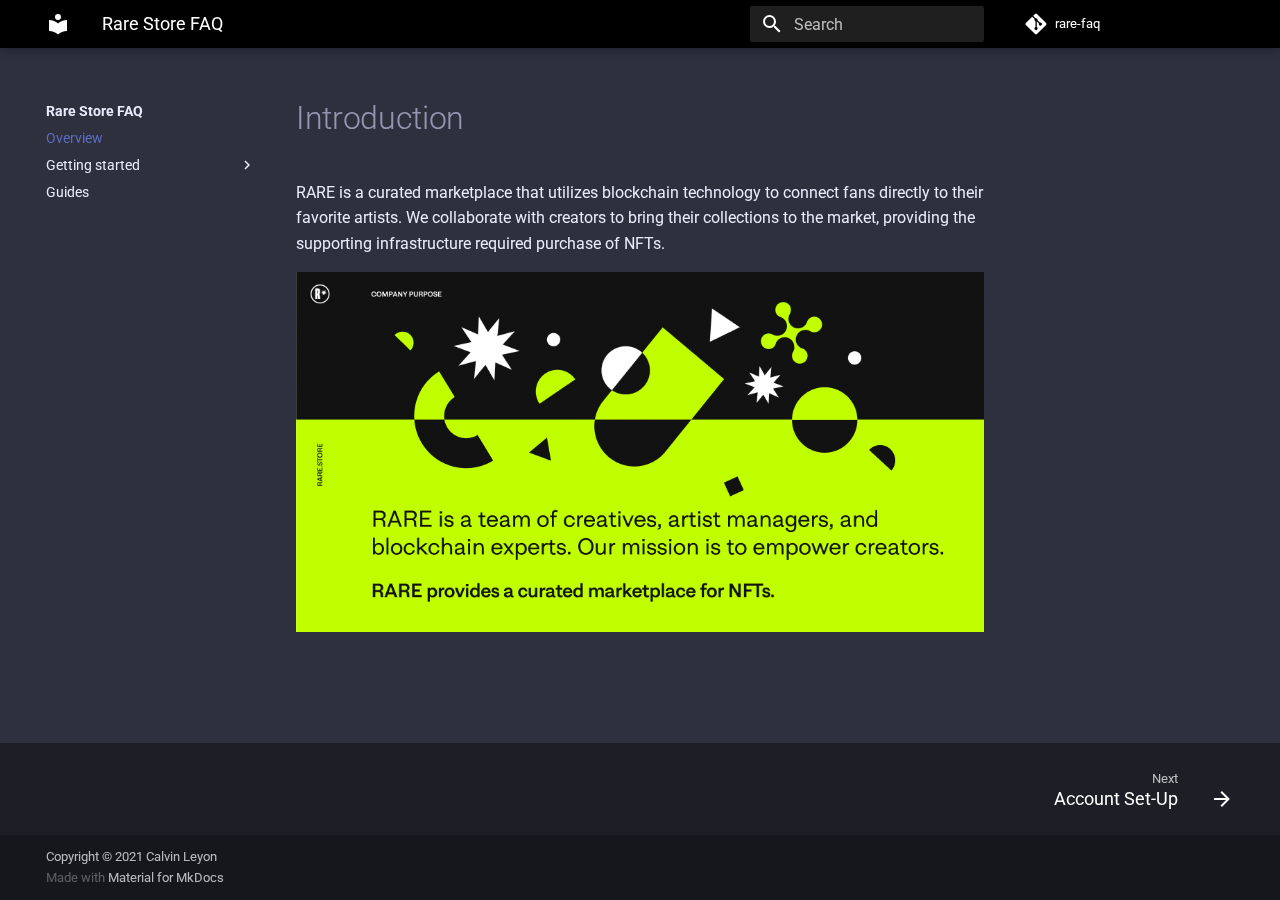
<file: index.html>
<!doctype html>
<html lang="en" class="no-js">
  <head>
    
      <meta charset="utf-8">
      <meta name="viewport" content="width=device-width,initial-scale=1">
      
        <meta name="description" content="The Rare Store FAQ">
      
      
      
        <meta name="author" content="Calvin Leyon">
      
      
        <link rel="canonical" href="https://leyoncorp.github.io/rare-faq/">
      
      <link rel="icon" href="assets/images/favicon.png">
      <meta name="generator" content="mkdocs-1.2.2, mkdocs-material-7.2.6">
    
    
      
        <title>Rare Store FAQ</title>
      
    
    
      <link rel="stylesheet" href="assets/stylesheets/main.802231af.min.css">
      
        
        <link rel="stylesheet" href="assets/stylesheets/palette.3f5d1f46.min.css">
        
          
          
          <meta name="theme-color" content="#000000">
        
      
    
    
    
      
        
        <link rel="preconnect" href="https://fonts.gstatic.com" crossorigin>
        <link rel="stylesheet" href="https://fonts.googleapis.com/css?family=Roboto:300,400,400i,700%7CRoboto+Mono&display=fallback">
        <style>:root{--md-text-font-family:"Roboto";--md-code-font-family:"Roboto Mono"}</style>
      
    
    
    
      <link rel="stylesheet" href="stylesheets/extra.css">
    
    
      


    
    
  </head>
  
  
    
    
    
    
    
    <body dir="ltr" data-md-color-scheme="slate" data-md-color-primary="black" data-md-color-accent="black">
  
    
    <script>function __prefix(e){return new URL(".",location).pathname+"."+e}function __get(e,t=localStorage){return JSON.parse(t.getItem(__prefix(e)))}</script>
    
    <input class="md-toggle" data-md-toggle="drawer" type="checkbox" id="__drawer" autocomplete="off">
    <input class="md-toggle" data-md-toggle="search" type="checkbox" id="__search" autocomplete="off">
    <label class="md-overlay" for="__drawer"></label>
    <div data-md-component="skip">
      
        
        <a href="#introduction" class="md-skip">
          Skip to content
        </a>
      
    </div>
    <div data-md-component="announce">
      
    </div>
    
      <header class="md-header" data-md-component="header">
  <nav class="md-header__inner md-grid" aria-label="Header">
    <a href="." title="Rare Store FAQ" class="md-header__button md-logo" aria-label="Rare Store FAQ" data-md-component="logo">
      
  
  <svg xmlns="http://www.w3.org/2000/svg" viewBox="0 0 24 24"><path d="M12 8a3 3 0 0 0 3-3 3 3 0 0 0-3-3 3 3 0 0 0-3 3 3 3 0 0 0 3 3m0 3.54C9.64 9.35 6.5 8 3 8v11c3.5 0 6.64 1.35 9 3.54 2.36-2.19 5.5-3.54 9-3.54V8c-3.5 0-6.64 1.35-9 3.54z"/></svg>

    </a>
    <label class="md-header__button md-icon" for="__drawer">
      <svg xmlns="http://www.w3.org/2000/svg" viewBox="0 0 24 24"><path d="M3 6h18v2H3V6m0 5h18v2H3v-2m0 5h18v2H3v-2z"/></svg>
    </label>
    <div class="md-header__title" data-md-component="header-title">
      <div class="md-header__ellipsis">
        <div class="md-header__topic">
          <span class="md-ellipsis">
            Rare Store FAQ
          </span>
        </div>
        <div class="md-header__topic" data-md-component="header-topic">
          <span class="md-ellipsis">
            
              Overview
            
          </span>
        </div>
      </div>
    </div>
    
    
    
      <label class="md-header__button md-icon" for="__search">
        <svg xmlns="http://www.w3.org/2000/svg" viewBox="0 0 24 24"><path d="M9.5 3A6.5 6.5 0 0 1 16 9.5c0 1.61-.59 3.09-1.56 4.23l.27.27h.79l5 5-1.5 1.5-5-5v-.79l-.27-.27A6.516 6.516 0 0 1 9.5 16 6.5 6.5 0 0 1 3 9.5 6.5 6.5 0 0 1 9.5 3m0 2C7 5 5 7 5 9.5S7 14 9.5 14 14 12 14 9.5 12 5 9.5 5z"/></svg>
      </label>
      
<div class="md-search" data-md-component="search" role="dialog">
  <label class="md-search__overlay" for="__search"></label>
  <div class="md-search__inner" role="search">
    <form class="md-search__form" name="search">
      <input type="text" class="md-search__input" name="query" aria-label="Search" placeholder="Search" autocapitalize="off" autocorrect="off" autocomplete="off" spellcheck="false" data-md-component="search-query" required>
      <label class="md-search__icon md-icon" for="__search">
        <svg xmlns="http://www.w3.org/2000/svg" viewBox="0 0 24 24"><path d="M9.5 3A6.5 6.5 0 0 1 16 9.5c0 1.61-.59 3.09-1.56 4.23l.27.27h.79l5 5-1.5 1.5-5-5v-.79l-.27-.27A6.516 6.516 0 0 1 9.5 16 6.5 6.5 0 0 1 3 9.5 6.5 6.5 0 0 1 9.5 3m0 2C7 5 5 7 5 9.5S7 14 9.5 14 14 12 14 9.5 12 5 9.5 5z"/></svg>
        <svg xmlns="http://www.w3.org/2000/svg" viewBox="0 0 24 24"><path d="M20 11v2H8l5.5 5.5-1.42 1.42L4.16 12l7.92-7.92L13.5 5.5 8 11h12z"/></svg>
      </label>
      <nav class="md-search__options" aria-label="Search">
        
        <button type="reset" class="md-search__icon md-icon" aria-label="Clear" tabindex="-1">
          <svg xmlns="http://www.w3.org/2000/svg" viewBox="0 0 24 24"><path d="M19 6.41 17.59 5 12 10.59 6.41 5 5 6.41 10.59 12 5 17.59 6.41 19 12 13.41 17.59 19 19 17.59 13.41 12 19 6.41z"/></svg>
        </button>
      </nav>
      
    </form>
    <div class="md-search__output">
      <div class="md-search__scrollwrap" data-md-scrollfix>
        <div class="md-search-result" data-md-component="search-result">
          <div class="md-search-result__meta">
            Initializing search
          </div>
          <ol class="md-search-result__list"></ol>
        </div>
      </div>
    </div>
  </div>
</div>
    
    
      <div class="md-header__source">
        
<a href="https://github.com/leyoncorp/rare-faq" title="Go to repository" class="md-source" data-md-component="source">
  <div class="md-source__icon md-icon">
    
    <svg xmlns="http://www.w3.org/2000/svg" viewBox="0 0 448 512"><path d="M439.55 236.05 244 40.45a28.87 28.87 0 0 0-40.81 0l-40.66 40.63 51.52 51.52c27.06-9.14 52.68 16.77 43.39 43.68l49.66 49.66c34.23-11.8 61.18 31 35.47 56.69-26.49 26.49-70.21-2.87-56-37.34L240.22 199v121.85c25.3 12.54 22.26 41.85 9.08 55a34.34 34.34 0 0 1-48.55 0c-17.57-17.6-11.07-46.91 11.25-56v-123c-20.8-8.51-24.6-30.74-18.64-45L142.57 101 8.45 235.14a28.86 28.86 0 0 0 0 40.81l195.61 195.6a28.86 28.86 0 0 0 40.8 0l194.69-194.69a28.86 28.86 0 0 0 0-40.81z"/></svg>
  </div>
  <div class="md-source__repository">
    rare-faq
  </div>
</a>
      </div>
    
  </nav>
</header>
    
    <div class="md-container" data-md-component="container">
      
      
        
      
      <main class="md-main" data-md-component="main">
        <div class="md-main__inner md-grid">
          
            
              
              <div class="md-sidebar md-sidebar--primary" data-md-component="sidebar" data-md-type="navigation" >
                <div class="md-sidebar__scrollwrap">
                  <div class="md-sidebar__inner">
                    


<nav class="md-nav md-nav--primary" aria-label="Navigation" data-md-level="0">
  <label class="md-nav__title" for="__drawer">
    <a href="." title="Rare Store FAQ" class="md-nav__button md-logo" aria-label="Rare Store FAQ" data-md-component="logo">
      
  
  <svg xmlns="http://www.w3.org/2000/svg" viewBox="0 0 24 24"><path d="M12 8a3 3 0 0 0 3-3 3 3 0 0 0-3-3 3 3 0 0 0-3 3 3 3 0 0 0 3 3m0 3.54C9.64 9.35 6.5 8 3 8v11c3.5 0 6.64 1.35 9 3.54 2.36-2.19 5.5-3.54 9-3.54V8c-3.5 0-6.64 1.35-9 3.54z"/></svg>

    </a>
    Rare Store FAQ
  </label>
  
    <div class="md-nav__source">
      
<a href="https://github.com/leyoncorp/rare-faq" title="Go to repository" class="md-source" data-md-component="source">
  <div class="md-source__icon md-icon">
    
    <svg xmlns="http://www.w3.org/2000/svg" viewBox="0 0 448 512"><path d="M439.55 236.05 244 40.45a28.87 28.87 0 0 0-40.81 0l-40.66 40.63 51.52 51.52c27.06-9.14 52.68 16.77 43.39 43.68l49.66 49.66c34.23-11.8 61.18 31 35.47 56.69-26.49 26.49-70.21-2.87-56-37.34L240.22 199v121.85c25.3 12.54 22.26 41.85 9.08 55a34.34 34.34 0 0 1-48.55 0c-17.57-17.6-11.07-46.91 11.25-56v-123c-20.8-8.51-24.6-30.74-18.64-45L142.57 101 8.45 235.14a28.86 28.86 0 0 0 0 40.81l195.61 195.6a28.86 28.86 0 0 0 40.8 0l194.69-194.69a28.86 28.86 0 0 0 0-40.81z"/></svg>
  </div>
  <div class="md-source__repository">
    rare-faq
  </div>
</a>
    </div>
  
  <ul class="md-nav__list" data-md-scrollfix>
    
      
      
      

  
  
    
  
  
    <li class="md-nav__item md-nav__item--active">
      
      <input class="md-nav__toggle md-toggle" data-md-toggle="toc" type="checkbox" id="__toc">
      
      
        
      
      
      <a href="." class="md-nav__link md-nav__link--active">
        Overview
      </a>
      
    </li>
  

    
      
      
      

  
  
  
    
    <li class="md-nav__item md-nav__item--nested">
      
      
        <input class="md-nav__toggle md-toggle" data-md-toggle="__nav_2" type="checkbox" id="__nav_2" >
      
      <label class="md-nav__link" for="__nav_2">
        Getting started
        <span class="md-nav__icon md-icon"></span>
      </label>
      <nav class="md-nav" aria-label="Getting started" data-md-level="1">
        <label class="md-nav__title" for="__nav_2">
          <span class="md-nav__icon md-icon"></span>
          Getting started
        </label>
        <ul class="md-nav__list" data-md-scrollfix>
          
            
  
  
  
    <li class="md-nav__item">
      <a href="onboarding/" class="md-nav__link">
        Account Set-Up
      </a>
    </li>
  

          
            
  
  
  
    <li class="md-nav__item">
      <a href="wallet/" class="md-nav__link">
        Account Funding
      </a>
    </li>
  

          
            
  
  
  
    <li class="md-nav__item">
      <a href="bid/" class="md-nav__link">
        Bidding on a NFT
      </a>
    </li>
  

          
            
  
  
  
    <li class="md-nav__item">
      <a href="purchasing/" class="md-nav__link">
        Buying a NFT
      </a>
    </li>
  

          
            
  
  
  
    <li class="md-nav__item">
      <a href="selling/" class="md-nav__link">
        Selling a NFT
      </a>
    </li>
  

          
        </ul>
      </nav>
    </li>
  

    
      
      
      

  
  
  
    <li class="md-nav__item">
      <a href="guides/" class="md-nav__link">
        Guides
      </a>
    </li>
  

    
  </ul>
</nav>
                  </div>
                </div>
              </div>
            
            
              
              <div class="md-sidebar md-sidebar--secondary" data-md-component="sidebar" data-md-type="toc" >
                <div class="md-sidebar__scrollwrap">
                  <div class="md-sidebar__inner">
                    
<nav class="md-nav md-nav--secondary" aria-label="Table of contents">
  
  
  
    
  
  
</nav>
                  </div>
                </div>
              </div>
            
          
          <div class="md-content" data-md-component="content">
            <article class="md-content__inner md-typeset">
              
                
                
                <h1 id="introduction">Introduction</h1>
<p>RARE is a curated marketplace that utilizes blockchain technology to connect fans directly to their favorite artists. We collaborate with creators to bring their collections to the market, providing the supporting infrastructure required purchase of NFTs.</p>
<p><img alt="rare-store" src="img/rare.png" /></p>
                
              
              
                


              
            </article>
          </div>
        </div>
        
      </main>
      
        
<footer class="md-footer">
  
    <nav class="md-footer__inner md-grid" aria-label="Footer">
      
      
        
        <a href="onboarding/" class="md-footer__link md-footer__link--next" aria-label="Next: Account Set-Up" rel="next">
          <div class="md-footer__title">
            <div class="md-ellipsis">
              <span class="md-footer__direction">
                Next
              </span>
              Account Set-Up
            </div>
          </div>
          <div class="md-footer__button md-icon">
            <svg xmlns="http://www.w3.org/2000/svg" viewBox="0 0 24 24"><path d="M4 11v2h12l-5.5 5.5 1.42 1.42L19.84 12l-7.92-7.92L10.5 5.5 16 11H4z"/></svg>
          </div>
        </a>
      
    </nav>
  
  <div class="md-footer-meta md-typeset">
    <div class="md-footer-meta__inner md-grid">
      <div class="md-footer-copyright">
        
          <div class="md-footer-copyright__highlight">
            Copyright &copy; 2021 Calvin Leyon
          </div>
        
        Made with
        <a href="https://squidfunk.github.io/mkdocs-material/" target="_blank" rel="noopener">
          Material for MkDocs
        </a>
        
      </div>
      
    </div>
  </div>
</footer>
      
    </div>
    <div class="md-dialog" data-md-component="dialog">
      <div class="md-dialog__inner md-typeset"></div>
    </div>
    <script id="__config" type="application/json">{"base": ".", "features": [], "translations": {"clipboard.copy": "Copy to clipboard", "clipboard.copied": "Copied to clipboard", "search.config.lang": "en", "search.config.pipeline": "trimmer, stopWordFilter", "search.config.separator": "[\\s\\-]+", "search.placeholder": "Search", "search.result.placeholder": "Type to start searching", "search.result.none": "No matching documents", "search.result.one": "1 matching document", "search.result.other": "# matching documents", "search.result.more.one": "1 more on this page", "search.result.more.other": "# more on this page", "search.result.term.missing": "Missing", "select.version.title": "Select version"}, "search": "assets/javascripts/workers/search.409db549.min.js", "version": null}</script>
    
    
      <script src="assets/javascripts/bundle.756773cc.min.js"></script>
      
    
  </body>
</html>
</file>
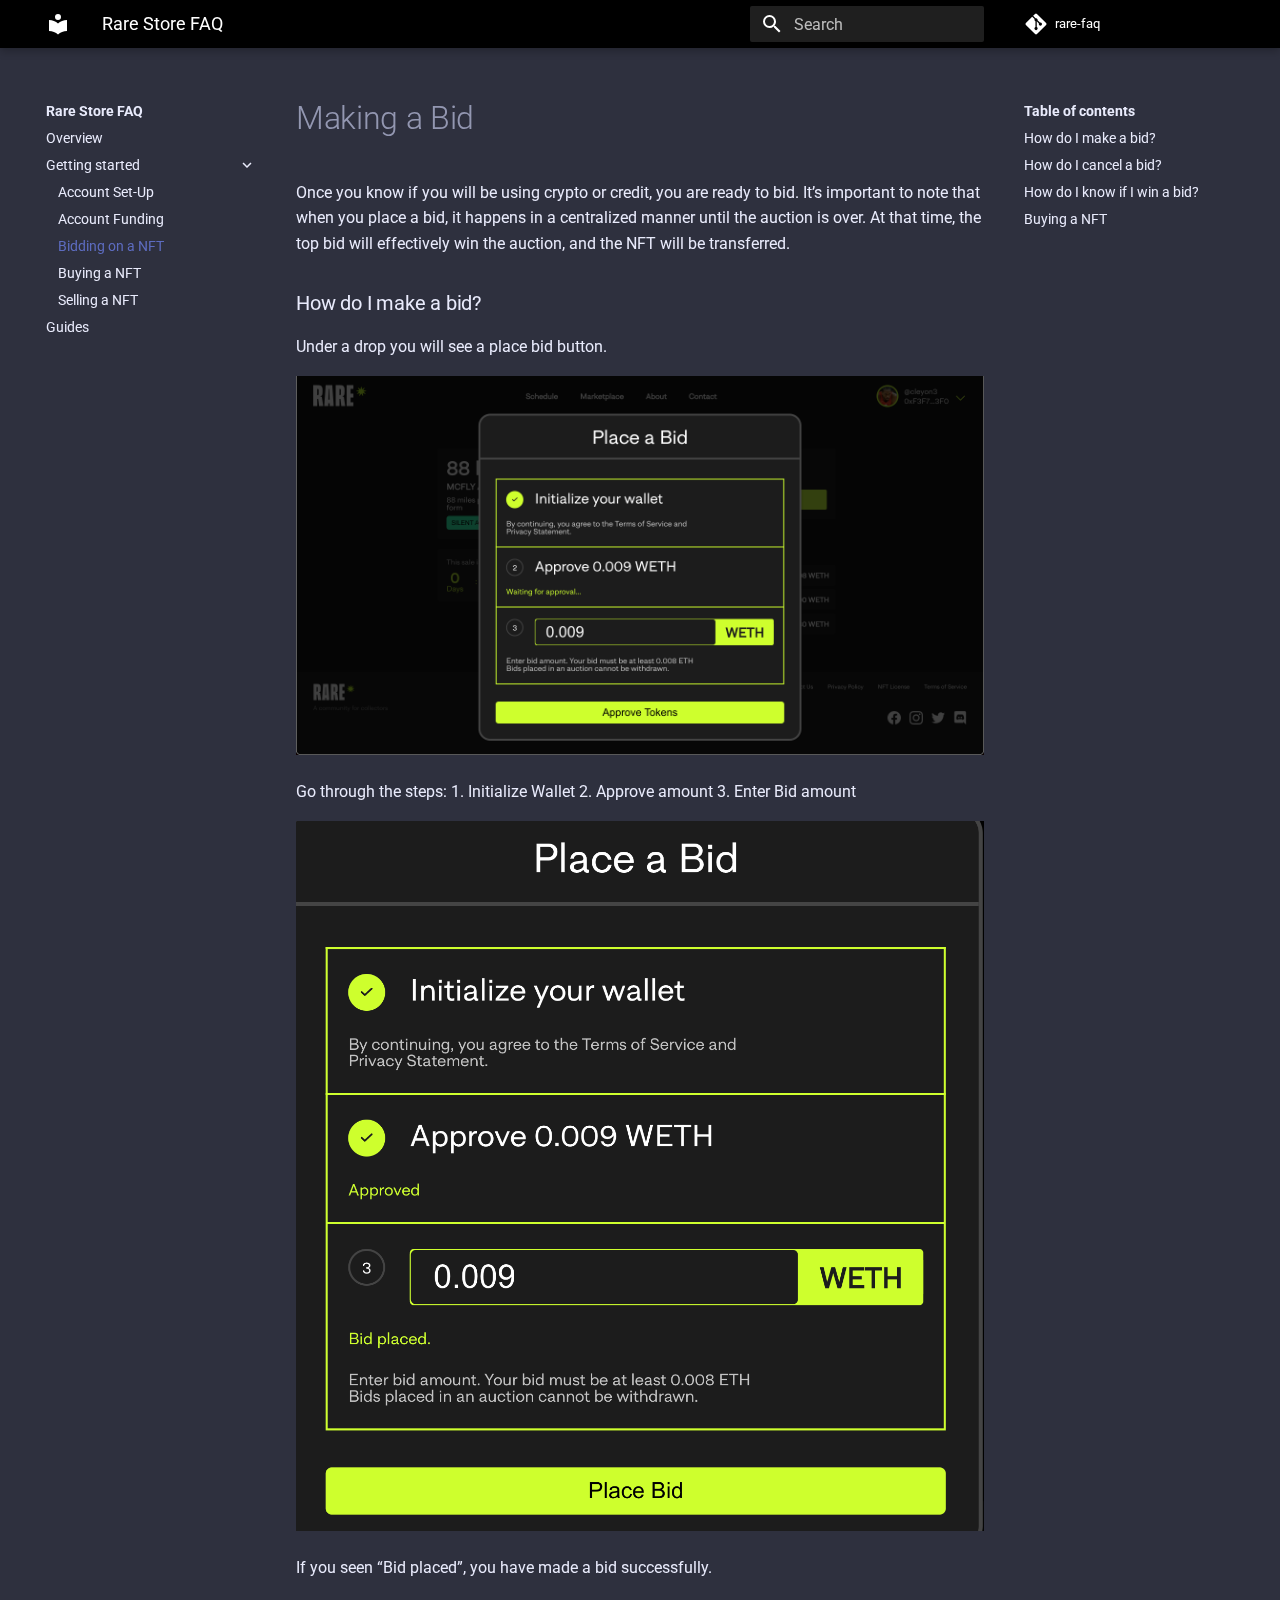
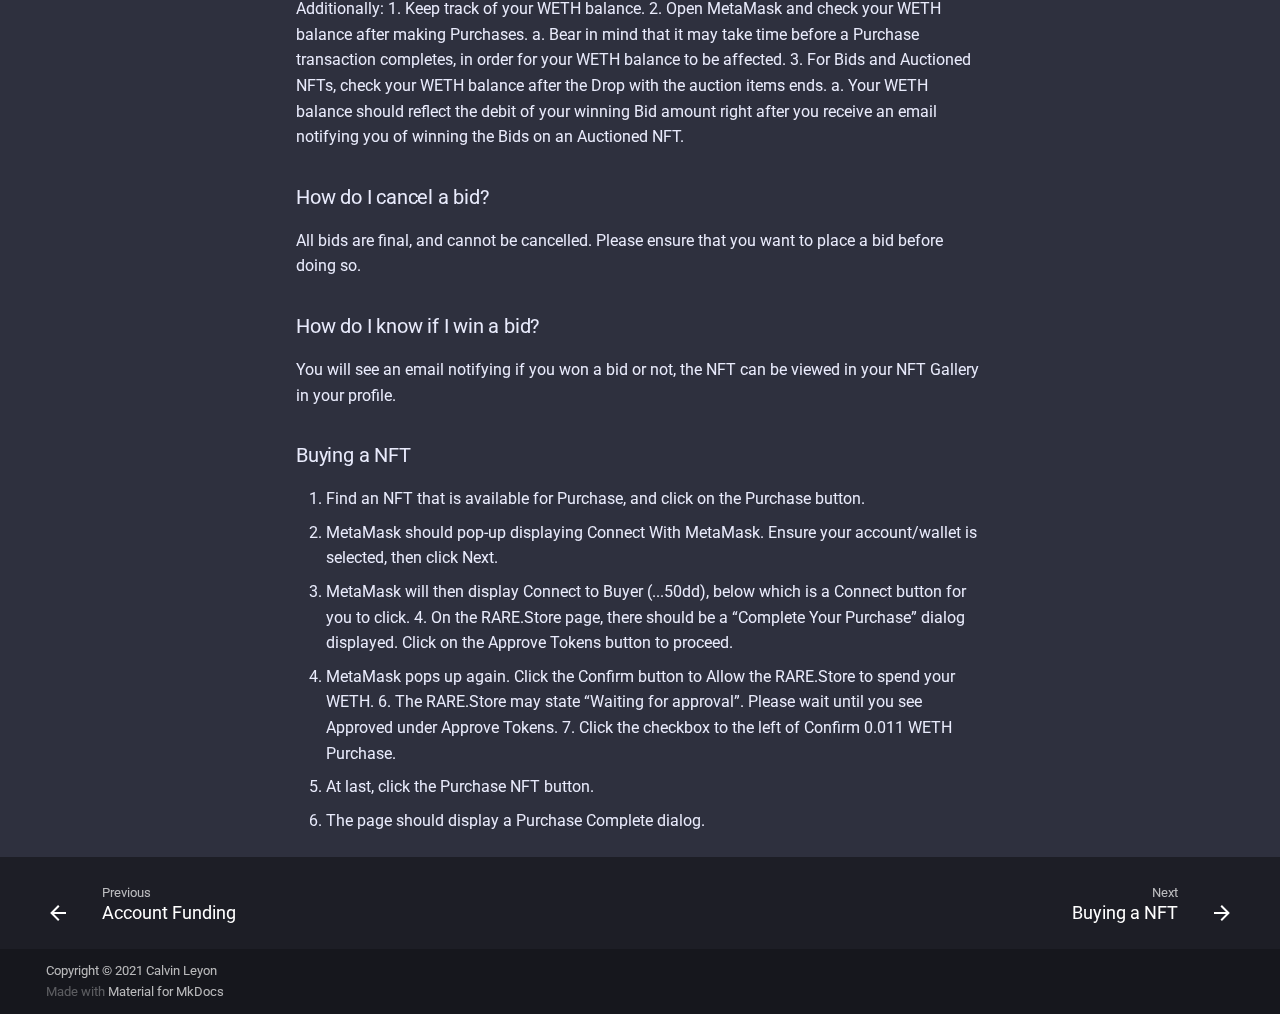
<file: bid/index.html>
<!doctype html>
<html lang="en" class="no-js">
  <head>
    
      <meta charset="utf-8">
      <meta name="viewport" content="width=device-width,initial-scale=1">
      
        <meta name="description" content="The Rare Store FAQ">
      
      
      
        <meta name="author" content="Calvin Leyon">
      
      
        <link rel="canonical" href="https://leyoncorp.github.io/rare-faq/bid/">
      
      <link rel="icon" href="../assets/images/favicon.png">
      <meta name="generator" content="mkdocs-1.2.2, mkdocs-material-7.2.6">
    
    
      
        <title>Bidding on a NFT - Rare Store FAQ</title>
      
    
    
      <link rel="stylesheet" href="../assets/stylesheets/main.802231af.min.css">
      
        
        <link rel="stylesheet" href="../assets/stylesheets/palette.3f5d1f46.min.css">
        
          
          
          <meta name="theme-color" content="#000000">
        
      
    
    
    
      
        
        <link rel="preconnect" href="https://fonts.gstatic.com" crossorigin>
        <link rel="stylesheet" href="https://fonts.googleapis.com/css?family=Roboto:300,400,400i,700%7CRoboto+Mono&display=fallback">
        <style>:root{--md-text-font-family:"Roboto";--md-code-font-family:"Roboto Mono"}</style>
      
    
    
    
      <link rel="stylesheet" href="../stylesheets/extra.css">
    
    
      


    
    
  </head>
  
  
    
    
    
    
    
    <body dir="ltr" data-md-color-scheme="slate" data-md-color-primary="black" data-md-color-accent="black">
  
    
    <script>function __prefix(e){return new URL("..",location).pathname+"."+e}function __get(e,t=localStorage){return JSON.parse(t.getItem(__prefix(e)))}</script>
    
    <input class="md-toggle" data-md-toggle="drawer" type="checkbox" id="__drawer" autocomplete="off">
    <input class="md-toggle" data-md-toggle="search" type="checkbox" id="__search" autocomplete="off">
    <label class="md-overlay" for="__drawer"></label>
    <div data-md-component="skip">
      
        
        <a href="#making-a-bid" class="md-skip">
          Skip to content
        </a>
      
    </div>
    <div data-md-component="announce">
      
    </div>
    
      <header class="md-header" data-md-component="header">
  <nav class="md-header__inner md-grid" aria-label="Header">
    <a href=".." title="Rare Store FAQ" class="md-header__button md-logo" aria-label="Rare Store FAQ" data-md-component="logo">
      
  
  <svg xmlns="http://www.w3.org/2000/svg" viewBox="0 0 24 24"><path d="M12 8a3 3 0 0 0 3-3 3 3 0 0 0-3-3 3 3 0 0 0-3 3 3 3 0 0 0 3 3m0 3.54C9.64 9.35 6.5 8 3 8v11c3.5 0 6.64 1.35 9 3.54 2.36-2.19 5.5-3.54 9-3.54V8c-3.5 0-6.64 1.35-9 3.54z"/></svg>

    </a>
    <label class="md-header__button md-icon" for="__drawer">
      <svg xmlns="http://www.w3.org/2000/svg" viewBox="0 0 24 24"><path d="M3 6h18v2H3V6m0 5h18v2H3v-2m0 5h18v2H3v-2z"/></svg>
    </label>
    <div class="md-header__title" data-md-component="header-title">
      <div class="md-header__ellipsis">
        <div class="md-header__topic">
          <span class="md-ellipsis">
            Rare Store FAQ
          </span>
        </div>
        <div class="md-header__topic" data-md-component="header-topic">
          <span class="md-ellipsis">
            
              Bidding on a NFT
            
          </span>
        </div>
      </div>
    </div>
    
    
    
      <label class="md-header__button md-icon" for="__search">
        <svg xmlns="http://www.w3.org/2000/svg" viewBox="0 0 24 24"><path d="M9.5 3A6.5 6.5 0 0 1 16 9.5c0 1.61-.59 3.09-1.56 4.23l.27.27h.79l5 5-1.5 1.5-5-5v-.79l-.27-.27A6.516 6.516 0 0 1 9.5 16 6.5 6.5 0 0 1 3 9.5 6.5 6.5 0 0 1 9.5 3m0 2C7 5 5 7 5 9.5S7 14 9.5 14 14 12 14 9.5 12 5 9.5 5z"/></svg>
      </label>
      
<div class="md-search" data-md-component="search" role="dialog">
  <label class="md-search__overlay" for="__search"></label>
  <div class="md-search__inner" role="search">
    <form class="md-search__form" name="search">
      <input type="text" class="md-search__input" name="query" aria-label="Search" placeholder="Search" autocapitalize="off" autocorrect="off" autocomplete="off" spellcheck="false" data-md-component="search-query" required>
      <label class="md-search__icon md-icon" for="__search">
        <svg xmlns="http://www.w3.org/2000/svg" viewBox="0 0 24 24"><path d="M9.5 3A6.5 6.5 0 0 1 16 9.5c0 1.61-.59 3.09-1.56 4.23l.27.27h.79l5 5-1.5 1.5-5-5v-.79l-.27-.27A6.516 6.516 0 0 1 9.5 16 6.5 6.5 0 0 1 3 9.5 6.5 6.5 0 0 1 9.5 3m0 2C7 5 5 7 5 9.5S7 14 9.5 14 14 12 14 9.5 12 5 9.5 5z"/></svg>
        <svg xmlns="http://www.w3.org/2000/svg" viewBox="0 0 24 24"><path d="M20 11v2H8l5.5 5.5-1.42 1.42L4.16 12l7.92-7.92L13.5 5.5 8 11h12z"/></svg>
      </label>
      <nav class="md-search__options" aria-label="Search">
        
        <button type="reset" class="md-search__icon md-icon" aria-label="Clear" tabindex="-1">
          <svg xmlns="http://www.w3.org/2000/svg" viewBox="0 0 24 24"><path d="M19 6.41 17.59 5 12 10.59 6.41 5 5 6.41 10.59 12 5 17.59 6.41 19 12 13.41 17.59 19 19 17.59 13.41 12 19 6.41z"/></svg>
        </button>
      </nav>
      
    </form>
    <div class="md-search__output">
      <div class="md-search__scrollwrap" data-md-scrollfix>
        <div class="md-search-result" data-md-component="search-result">
          <div class="md-search-result__meta">
            Initializing search
          </div>
          <ol class="md-search-result__list"></ol>
        </div>
      </div>
    </div>
  </div>
</div>
    
    
      <div class="md-header__source">
        
<a href="https://github.com/leyoncorp/rare-faq" title="Go to repository" class="md-source" data-md-component="source">
  <div class="md-source__icon md-icon">
    
    <svg xmlns="http://www.w3.org/2000/svg" viewBox="0 0 448 512"><path d="M439.55 236.05 244 40.45a28.87 28.87 0 0 0-40.81 0l-40.66 40.63 51.52 51.52c27.06-9.14 52.68 16.77 43.39 43.68l49.66 49.66c34.23-11.8 61.18 31 35.47 56.69-26.49 26.49-70.21-2.87-56-37.34L240.22 199v121.85c25.3 12.54 22.26 41.85 9.08 55a34.34 34.34 0 0 1-48.55 0c-17.57-17.6-11.07-46.91 11.25-56v-123c-20.8-8.51-24.6-30.74-18.64-45L142.57 101 8.45 235.14a28.86 28.86 0 0 0 0 40.81l195.61 195.6a28.86 28.86 0 0 0 40.8 0l194.69-194.69a28.86 28.86 0 0 0 0-40.81z"/></svg>
  </div>
  <div class="md-source__repository">
    rare-faq
  </div>
</a>
      </div>
    
  </nav>
</header>
    
    <div class="md-container" data-md-component="container">
      
      
        
      
      <main class="md-main" data-md-component="main">
        <div class="md-main__inner md-grid">
          
            
              
              <div class="md-sidebar md-sidebar--primary" data-md-component="sidebar" data-md-type="navigation" >
                <div class="md-sidebar__scrollwrap">
                  <div class="md-sidebar__inner">
                    


<nav class="md-nav md-nav--primary" aria-label="Navigation" data-md-level="0">
  <label class="md-nav__title" for="__drawer">
    <a href=".." title="Rare Store FAQ" class="md-nav__button md-logo" aria-label="Rare Store FAQ" data-md-component="logo">
      
  
  <svg xmlns="http://www.w3.org/2000/svg" viewBox="0 0 24 24"><path d="M12 8a3 3 0 0 0 3-3 3 3 0 0 0-3-3 3 3 0 0 0-3 3 3 3 0 0 0 3 3m0 3.54C9.64 9.35 6.5 8 3 8v11c3.5 0 6.64 1.35 9 3.54 2.36-2.19 5.5-3.54 9-3.54V8c-3.5 0-6.64 1.35-9 3.54z"/></svg>

    </a>
    Rare Store FAQ
  </label>
  
    <div class="md-nav__source">
      
<a href="https://github.com/leyoncorp/rare-faq" title="Go to repository" class="md-source" data-md-component="source">
  <div class="md-source__icon md-icon">
    
    <svg xmlns="http://www.w3.org/2000/svg" viewBox="0 0 448 512"><path d="M439.55 236.05 244 40.45a28.87 28.87 0 0 0-40.81 0l-40.66 40.63 51.52 51.52c27.06-9.14 52.68 16.77 43.39 43.68l49.66 49.66c34.23-11.8 61.18 31 35.47 56.69-26.49 26.49-70.21-2.87-56-37.34L240.22 199v121.85c25.3 12.54 22.26 41.85 9.08 55a34.34 34.34 0 0 1-48.55 0c-17.57-17.6-11.07-46.91 11.25-56v-123c-20.8-8.51-24.6-30.74-18.64-45L142.57 101 8.45 235.14a28.86 28.86 0 0 0 0 40.81l195.61 195.6a28.86 28.86 0 0 0 40.8 0l194.69-194.69a28.86 28.86 0 0 0 0-40.81z"/></svg>
  </div>
  <div class="md-source__repository">
    rare-faq
  </div>
</a>
    </div>
  
  <ul class="md-nav__list" data-md-scrollfix>
    
      
      
      

  
  
  
    <li class="md-nav__item">
      <a href=".." class="md-nav__link">
        Overview
      </a>
    </li>
  

    
      
      
      

  
  
    
  
  
    
    <li class="md-nav__item md-nav__item--active md-nav__item--nested">
      
      
        <input class="md-nav__toggle md-toggle" data-md-toggle="__nav_2" type="checkbox" id="__nav_2" checked>
      
      <label class="md-nav__link" for="__nav_2">
        Getting started
        <span class="md-nav__icon md-icon"></span>
      </label>
      <nav class="md-nav" aria-label="Getting started" data-md-level="1">
        <label class="md-nav__title" for="__nav_2">
          <span class="md-nav__icon md-icon"></span>
          Getting started
        </label>
        <ul class="md-nav__list" data-md-scrollfix>
          
            
  
  
  
    <li class="md-nav__item">
      <a href="../onboarding/" class="md-nav__link">
        Account Set-Up
      </a>
    </li>
  

          
            
  
  
  
    <li class="md-nav__item">
      <a href="../wallet/" class="md-nav__link">
        Account Funding
      </a>
    </li>
  

          
            
  
  
    
  
  
    <li class="md-nav__item md-nav__item--active">
      
      <input class="md-nav__toggle md-toggle" data-md-toggle="toc" type="checkbox" id="__toc">
      
      
        
      
      
        <label class="md-nav__link md-nav__link--active" for="__toc">
          Bidding on a NFT
          <span class="md-nav__icon md-icon"></span>
        </label>
      
      <a href="./" class="md-nav__link md-nav__link--active">
        Bidding on a NFT
      </a>
      
        
<nav class="md-nav md-nav--secondary" aria-label="Table of contents">
  
  
  
    
  
  
    <label class="md-nav__title" for="__toc">
      <span class="md-nav__icon md-icon"></span>
      Table of contents
    </label>
    <ul class="md-nav__list" data-md-component="toc" data-md-scrollfix>
      
        <li class="md-nav__item">
  <a href="#how-do-i-make-a-bid" class="md-nav__link">
    How do I make a bid?
  </a>
  
</li>
      
        <li class="md-nav__item">
  <a href="#how-do-i-cancel-a-bid" class="md-nav__link">
    How do I cancel a bid?
  </a>
  
</li>
      
        <li class="md-nav__item">
  <a href="#how-do-i-know-if-i-win-a-bid" class="md-nav__link">
    How do I know if I win a bid?
  </a>
  
</li>
      
        <li class="md-nav__item">
  <a href="#buying-a-nft" class="md-nav__link">
    Buying a NFT
  </a>
  
</li>
      
    </ul>
  
</nav>
      
    </li>
  

          
            
  
  
  
    <li class="md-nav__item">
      <a href="../purchasing/" class="md-nav__link">
        Buying a NFT
      </a>
    </li>
  

          
            
  
  
  
    <li class="md-nav__item">
      <a href="../selling/" class="md-nav__link">
        Selling a NFT
      </a>
    </li>
  

          
        </ul>
      </nav>
    </li>
  

    
      
      
      

  
  
  
    <li class="md-nav__item">
      <a href="../guides/" class="md-nav__link">
        Guides
      </a>
    </li>
  

    
  </ul>
</nav>
                  </div>
                </div>
              </div>
            
            
              
              <div class="md-sidebar md-sidebar--secondary" data-md-component="sidebar" data-md-type="toc" >
                <div class="md-sidebar__scrollwrap">
                  <div class="md-sidebar__inner">
                    
<nav class="md-nav md-nav--secondary" aria-label="Table of contents">
  
  
  
    
  
  
    <label class="md-nav__title" for="__toc">
      <span class="md-nav__icon md-icon"></span>
      Table of contents
    </label>
    <ul class="md-nav__list" data-md-component="toc" data-md-scrollfix>
      
        <li class="md-nav__item">
  <a href="#how-do-i-make-a-bid" class="md-nav__link">
    How do I make a bid?
  </a>
  
</li>
      
        <li class="md-nav__item">
  <a href="#how-do-i-cancel-a-bid" class="md-nav__link">
    How do I cancel a bid?
  </a>
  
</li>
      
        <li class="md-nav__item">
  <a href="#how-do-i-know-if-i-win-a-bid" class="md-nav__link">
    How do I know if I win a bid?
  </a>
  
</li>
      
        <li class="md-nav__item">
  <a href="#buying-a-nft" class="md-nav__link">
    Buying a NFT
  </a>
  
</li>
      
    </ul>
  
</nav>
                  </div>
                </div>
              </div>
            
          
          <div class="md-content" data-md-component="content">
            <article class="md-content__inner md-typeset">
              
                
                
                <h1 id="making-a-bid">Making a Bid</h1>
<p>Once you know if you will be using crypto or credit, you are ready to bid. It’s important to note that when you place a bid, it happens in a centralized manner until the auction is over. At that time, the top bid will effectively win the auction, and the NFT will be transferred. </p>
<h3 id="how-do-i-make-a-bid">How do I make a bid?</h3>
<p>Under a drop you will see a place bid button. </p>
<p><img alt="rare-store" src="../img/bid-1.png" /></p>
<p>Go through the steps:
1. Initialize Wallet
2. Approve amount
3. Enter Bid amount </p>
<p><img alt="rare-store" src="../img/bid-2.png" /></p>
<p>If you seen “Bid placed”, you have made a bid successfully. </p>
<p>Additionally:
1. Keep track of your WETH balance. 
2. Open MetaMask and check your WETH balance after making Purchases. 
a. Bear in mind that it may take time before a Purchase transaction completes, in order for your WETH balance to be affected. 
3. For Bids and Auctioned NFTs, check your WETH balance after the Drop with the auction items ends. a. Your WETH balance should reflect the debit of your winning Bid amount right after you receive an email notifying you of winning the Bids on an Auctioned NFT. </p>
<h3 id="how-do-i-cancel-a-bid">How do I cancel a bid?</h3>
<p>All bids are final, and cannot be cancelled. Please ensure that you want to place a bid before doing so. </p>
<h3 id="how-do-i-know-if-i-win-a-bid">How do I know if I win a bid?</h3>
<p>You will see an email notifying if you won a bid or not, the NFT can be viewed in your NFT Gallery in your profile. </p>
<h3 id="buying-a-nft">Buying a NFT</h3>
<ol>
<li>Find an NFT that is available for Purchase, and click on the Purchase button. </li>
<li>MetaMask should pop-up displaying Connect With MetaMask. 
Ensure your account/wallet is selected, then click Next. </li>
<li>MetaMask will then display Connect to Buyer (...50dd), below which is a Connect button for you to click. 4. On the RARE.Store page, there should be a “Complete Your Purchase” dialog displayed. 
Click on the Approve Tokens button to proceed. </li>
<li>MetaMask pops up again. Click the Confirm button to Allow the RARE.Store to spend your WETH. 6. The RARE.Store may state “Waiting for approval”. Please wait until you see Approved under Approve Tokens. 7. Click the checkbox to the left of Confirm 0.011 WETH Purchase. </li>
<li>At last, click the Purchase NFT button. </li>
<li>The page should display a Purchase Complete dialog.</li>
</ol>
                
              
              
                


              
            </article>
          </div>
        </div>
        
      </main>
      
        
<footer class="md-footer">
  
    <nav class="md-footer__inner md-grid" aria-label="Footer">
      
        
        <a href="../wallet/" class="md-footer__link md-footer__link--prev" aria-label="Previous: Account Funding" rel="prev">
          <div class="md-footer__button md-icon">
            <svg xmlns="http://www.w3.org/2000/svg" viewBox="0 0 24 24"><path d="M20 11v2H8l5.5 5.5-1.42 1.42L4.16 12l7.92-7.92L13.5 5.5 8 11h12z"/></svg>
          </div>
          <div class="md-footer__title">
            <div class="md-ellipsis">
              <span class="md-footer__direction">
                Previous
              </span>
              Account Funding
            </div>
          </div>
        </a>
      
      
        
        <a href="../purchasing/" class="md-footer__link md-footer__link--next" aria-label="Next: Buying a NFT" rel="next">
          <div class="md-footer__title">
            <div class="md-ellipsis">
              <span class="md-footer__direction">
                Next
              </span>
              Buying a NFT
            </div>
          </div>
          <div class="md-footer__button md-icon">
            <svg xmlns="http://www.w3.org/2000/svg" viewBox="0 0 24 24"><path d="M4 11v2h12l-5.5 5.5 1.42 1.42L19.84 12l-7.92-7.92L10.5 5.5 16 11H4z"/></svg>
          </div>
        </a>
      
    </nav>
  
  <div class="md-footer-meta md-typeset">
    <div class="md-footer-meta__inner md-grid">
      <div class="md-footer-copyright">
        
          <div class="md-footer-copyright__highlight">
            Copyright &copy; 2021 Calvin Leyon
          </div>
        
        Made with
        <a href="https://squidfunk.github.io/mkdocs-material/" target="_blank" rel="noopener">
          Material for MkDocs
        </a>
        
      </div>
      
    </div>
  </div>
</footer>
      
    </div>
    <div class="md-dialog" data-md-component="dialog">
      <div class="md-dialog__inner md-typeset"></div>
    </div>
    <script id="__config" type="application/json">{"base": "..", "features": [], "translations": {"clipboard.copy": "Copy to clipboard", "clipboard.copied": "Copied to clipboard", "search.config.lang": "en", "search.config.pipeline": "trimmer, stopWordFilter", "search.config.separator": "[\\s\\-]+", "search.placeholder": "Search", "search.result.placeholder": "Type to start searching", "search.result.none": "No matching documents", "search.result.one": "1 matching document", "search.result.other": "# matching documents", "search.result.more.one": "1 more on this page", "search.result.more.other": "# more on this page", "search.result.term.missing": "Missing", "select.version.title": "Select version"}, "search": "../assets/javascripts/workers/search.409db549.min.js", "version": null}</script>
    
    
      <script src="../assets/javascripts/bundle.756773cc.min.js"></script>
      
    
  </body>
</html>
</file>
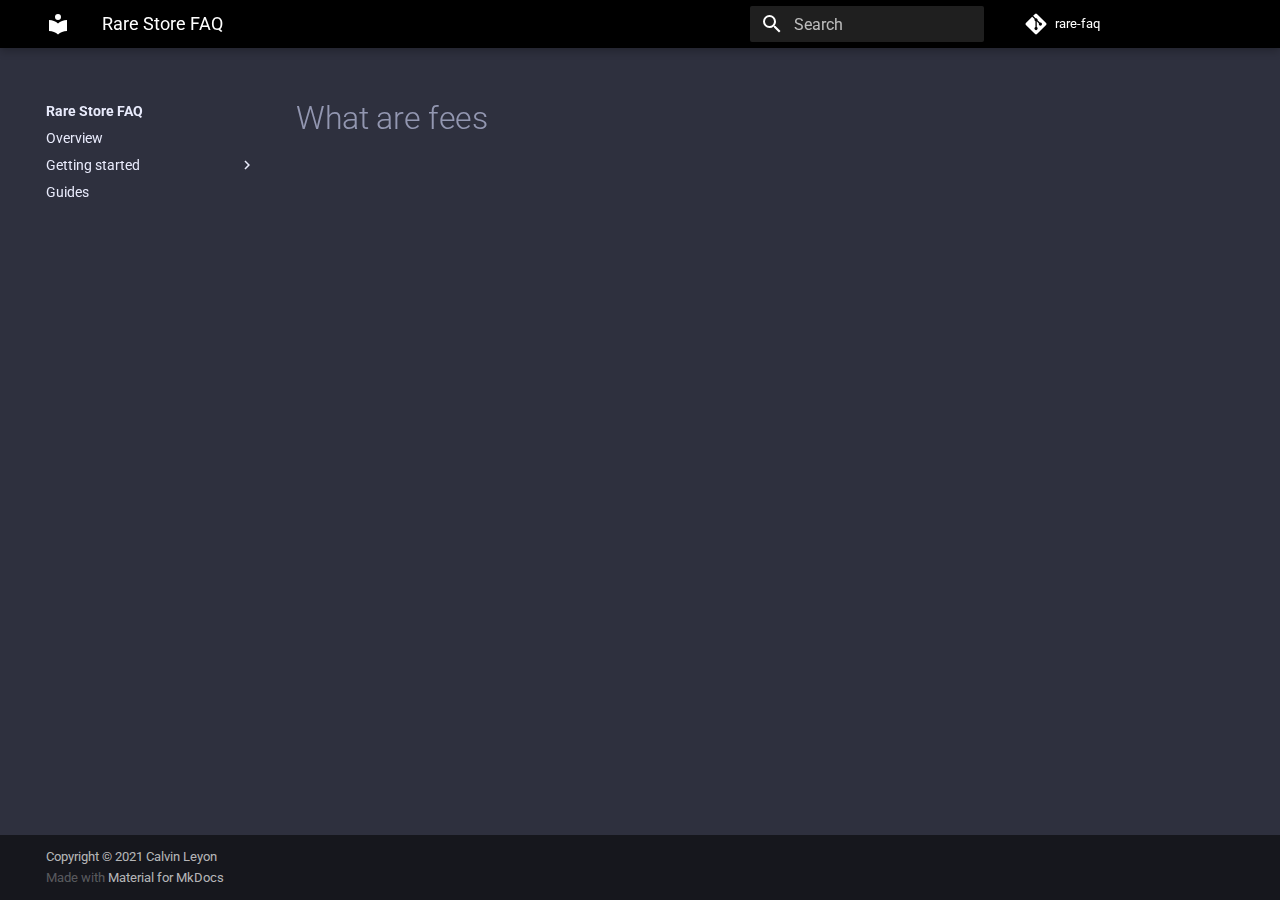
<file: fees/index.html>
<!doctype html>
<html lang="en" class="no-js">
  <head>
    
      <meta charset="utf-8">
      <meta name="viewport" content="width=device-width,initial-scale=1">
      
        <meta name="description" content="The Rare Store FAQ">
      
      
      
        <meta name="author" content="Calvin Leyon">
      
      
        <link rel="canonical" href="https://leyoncorp.github.io/rare-faq/fees/">
      
      <link rel="icon" href="../assets/images/favicon.png">
      <meta name="generator" content="mkdocs-1.2.2, mkdocs-material-7.2.6">
    
    
      
        <title>What are fees - Rare Store FAQ</title>
      
    
    
      <link rel="stylesheet" href="../assets/stylesheets/main.802231af.min.css">
      
        
        <link rel="stylesheet" href="../assets/stylesheets/palette.3f5d1f46.min.css">
        
          
          
          <meta name="theme-color" content="#000000">
        
      
    
    
    
      
        
        <link rel="preconnect" href="https://fonts.gstatic.com" crossorigin>
        <link rel="stylesheet" href="https://fonts.googleapis.com/css?family=Roboto:300,400,400i,700%7CRoboto+Mono&display=fallback">
        <style>:root{--md-text-font-family:"Roboto";--md-code-font-family:"Roboto Mono"}</style>
      
    
    
    
      <link rel="stylesheet" href="../stylesheets/extra.css">
    
    
      


    
    
  </head>
  
  
    
    
    
    
    
    <body dir="ltr" data-md-color-scheme="slate" data-md-color-primary="black" data-md-color-accent="black">
  
    
    <script>function __prefix(e){return new URL("..",location).pathname+"."+e}function __get(e,t=localStorage){return JSON.parse(t.getItem(__prefix(e)))}</script>
    
    <input class="md-toggle" data-md-toggle="drawer" type="checkbox" id="__drawer" autocomplete="off">
    <input class="md-toggle" data-md-toggle="search" type="checkbox" id="__search" autocomplete="off">
    <label class="md-overlay" for="__drawer"></label>
    <div data-md-component="skip">
      
        
        <a href="#what-are-fees" class="md-skip">
          Skip to content
        </a>
      
    </div>
    <div data-md-component="announce">
      
    </div>
    
      <header class="md-header" data-md-component="header">
  <nav class="md-header__inner md-grid" aria-label="Header">
    <a href=".." title="Rare Store FAQ" class="md-header__button md-logo" aria-label="Rare Store FAQ" data-md-component="logo">
      
  
  <svg xmlns="http://www.w3.org/2000/svg" viewBox="0 0 24 24"><path d="M12 8a3 3 0 0 0 3-3 3 3 0 0 0-3-3 3 3 0 0 0-3 3 3 3 0 0 0 3 3m0 3.54C9.64 9.35 6.5 8 3 8v11c3.5 0 6.64 1.35 9 3.54 2.36-2.19 5.5-3.54 9-3.54V8c-3.5 0-6.64 1.35-9 3.54z"/></svg>

    </a>
    <label class="md-header__button md-icon" for="__drawer">
      <svg xmlns="http://www.w3.org/2000/svg" viewBox="0 0 24 24"><path d="M3 6h18v2H3V6m0 5h18v2H3v-2m0 5h18v2H3v-2z"/></svg>
    </label>
    <div class="md-header__title" data-md-component="header-title">
      <div class="md-header__ellipsis">
        <div class="md-header__topic">
          <span class="md-ellipsis">
            Rare Store FAQ
          </span>
        </div>
        <div class="md-header__topic" data-md-component="header-topic">
          <span class="md-ellipsis">
            
              What are fees
            
          </span>
        </div>
      </div>
    </div>
    
    
    
      <label class="md-header__button md-icon" for="__search">
        <svg xmlns="http://www.w3.org/2000/svg" viewBox="0 0 24 24"><path d="M9.5 3A6.5 6.5 0 0 1 16 9.5c0 1.61-.59 3.09-1.56 4.23l.27.27h.79l5 5-1.5 1.5-5-5v-.79l-.27-.27A6.516 6.516 0 0 1 9.5 16 6.5 6.5 0 0 1 3 9.5 6.5 6.5 0 0 1 9.5 3m0 2C7 5 5 7 5 9.5S7 14 9.5 14 14 12 14 9.5 12 5 9.5 5z"/></svg>
      </label>
      
<div class="md-search" data-md-component="search" role="dialog">
  <label class="md-search__overlay" for="__search"></label>
  <div class="md-search__inner" role="search">
    <form class="md-search__form" name="search">
      <input type="text" class="md-search__input" name="query" aria-label="Search" placeholder="Search" autocapitalize="off" autocorrect="off" autocomplete="off" spellcheck="false" data-md-component="search-query" required>
      <label class="md-search__icon md-icon" for="__search">
        <svg xmlns="http://www.w3.org/2000/svg" viewBox="0 0 24 24"><path d="M9.5 3A6.5 6.5 0 0 1 16 9.5c0 1.61-.59 3.09-1.56 4.23l.27.27h.79l5 5-1.5 1.5-5-5v-.79l-.27-.27A6.516 6.516 0 0 1 9.5 16 6.5 6.5 0 0 1 3 9.5 6.5 6.5 0 0 1 9.5 3m0 2C7 5 5 7 5 9.5S7 14 9.5 14 14 12 14 9.5 12 5 9.5 5z"/></svg>
        <svg xmlns="http://www.w3.org/2000/svg" viewBox="0 0 24 24"><path d="M20 11v2H8l5.5 5.5-1.42 1.42L4.16 12l7.92-7.92L13.5 5.5 8 11h12z"/></svg>
      </label>
      <nav class="md-search__options" aria-label="Search">
        
        <button type="reset" class="md-search__icon md-icon" aria-label="Clear" tabindex="-1">
          <svg xmlns="http://www.w3.org/2000/svg" viewBox="0 0 24 24"><path d="M19 6.41 17.59 5 12 10.59 6.41 5 5 6.41 10.59 12 5 17.59 6.41 19 12 13.41 17.59 19 19 17.59 13.41 12 19 6.41z"/></svg>
        </button>
      </nav>
      
    </form>
    <div class="md-search__output">
      <div class="md-search__scrollwrap" data-md-scrollfix>
        <div class="md-search-result" data-md-component="search-result">
          <div class="md-search-result__meta">
            Initializing search
          </div>
          <ol class="md-search-result__list"></ol>
        </div>
      </div>
    </div>
  </div>
</div>
    
    
      <div class="md-header__source">
        
<a href="https://github.com/leyoncorp/rare-faq" title="Go to repository" class="md-source" data-md-component="source">
  <div class="md-source__icon md-icon">
    
    <svg xmlns="http://www.w3.org/2000/svg" viewBox="0 0 448 512"><path d="M439.55 236.05 244 40.45a28.87 28.87 0 0 0-40.81 0l-40.66 40.63 51.52 51.52c27.06-9.14 52.68 16.77 43.39 43.68l49.66 49.66c34.23-11.8 61.18 31 35.47 56.69-26.49 26.49-70.21-2.87-56-37.34L240.22 199v121.85c25.3 12.54 22.26 41.85 9.08 55a34.34 34.34 0 0 1-48.55 0c-17.57-17.6-11.07-46.91 11.25-56v-123c-20.8-8.51-24.6-30.74-18.64-45L142.57 101 8.45 235.14a28.86 28.86 0 0 0 0 40.81l195.61 195.6a28.86 28.86 0 0 0 40.8 0l194.69-194.69a28.86 28.86 0 0 0 0-40.81z"/></svg>
  </div>
  <div class="md-source__repository">
    rare-faq
  </div>
</a>
      </div>
    
  </nav>
</header>
    
    <div class="md-container" data-md-component="container">
      
      
        
      
      <main class="md-main" data-md-component="main">
        <div class="md-main__inner md-grid">
          
            
              
              <div class="md-sidebar md-sidebar--primary" data-md-component="sidebar" data-md-type="navigation" >
                <div class="md-sidebar__scrollwrap">
                  <div class="md-sidebar__inner">
                    


<nav class="md-nav md-nav--primary" aria-label="Navigation" data-md-level="0">
  <label class="md-nav__title" for="__drawer">
    <a href=".." title="Rare Store FAQ" class="md-nav__button md-logo" aria-label="Rare Store FAQ" data-md-component="logo">
      
  
  <svg xmlns="http://www.w3.org/2000/svg" viewBox="0 0 24 24"><path d="M12 8a3 3 0 0 0 3-3 3 3 0 0 0-3-3 3 3 0 0 0-3 3 3 3 0 0 0 3 3m0 3.54C9.64 9.35 6.5 8 3 8v11c3.5 0 6.64 1.35 9 3.54 2.36-2.19 5.5-3.54 9-3.54V8c-3.5 0-6.64 1.35-9 3.54z"/></svg>

    </a>
    Rare Store FAQ
  </label>
  
    <div class="md-nav__source">
      
<a href="https://github.com/leyoncorp/rare-faq" title="Go to repository" class="md-source" data-md-component="source">
  <div class="md-source__icon md-icon">
    
    <svg xmlns="http://www.w3.org/2000/svg" viewBox="0 0 448 512"><path d="M439.55 236.05 244 40.45a28.87 28.87 0 0 0-40.81 0l-40.66 40.63 51.52 51.52c27.06-9.14 52.68 16.77 43.39 43.68l49.66 49.66c34.23-11.8 61.18 31 35.47 56.69-26.49 26.49-70.21-2.87-56-37.34L240.22 199v121.85c25.3 12.54 22.26 41.85 9.08 55a34.34 34.34 0 0 1-48.55 0c-17.57-17.6-11.07-46.91 11.25-56v-123c-20.8-8.51-24.6-30.74-18.64-45L142.57 101 8.45 235.14a28.86 28.86 0 0 0 0 40.81l195.61 195.6a28.86 28.86 0 0 0 40.8 0l194.69-194.69a28.86 28.86 0 0 0 0-40.81z"/></svg>
  </div>
  <div class="md-source__repository">
    rare-faq
  </div>
</a>
    </div>
  
  <ul class="md-nav__list" data-md-scrollfix>
    
      
      
      

  
  
  
    <li class="md-nav__item">
      <a href=".." class="md-nav__link">
        Overview
      </a>
    </li>
  

    
      
      
      

  
  
  
    
    <li class="md-nav__item md-nav__item--nested">
      
      
        <input class="md-nav__toggle md-toggle" data-md-toggle="__nav_2" type="checkbox" id="__nav_2" >
      
      <label class="md-nav__link" for="__nav_2">
        Getting started
        <span class="md-nav__icon md-icon"></span>
      </label>
      <nav class="md-nav" aria-label="Getting started" data-md-level="1">
        <label class="md-nav__title" for="__nav_2">
          <span class="md-nav__icon md-icon"></span>
          Getting started
        </label>
        <ul class="md-nav__list" data-md-scrollfix>
          
            
  
  
  
    <li class="md-nav__item">
      <a href="../onboarding/" class="md-nav__link">
        Account Set-Up
      </a>
    </li>
  

          
            
  
  
  
    <li class="md-nav__item">
      <a href="../wallet/" class="md-nav__link">
        Account Funding
      </a>
    </li>
  

          
            
  
  
  
    <li class="md-nav__item">
      <a href="../bid/" class="md-nav__link">
        Bidding on a NFT
      </a>
    </li>
  

          
            
  
  
  
    <li class="md-nav__item">
      <a href="../purchasing/" class="md-nav__link">
        Buying a NFT
      </a>
    </li>
  

          
            
  
  
  
    <li class="md-nav__item">
      <a href="../selling/" class="md-nav__link">
        Selling a NFT
      </a>
    </li>
  

          
        </ul>
      </nav>
    </li>
  

    
      
      
      

  
  
  
    <li class="md-nav__item">
      <a href="../guides/" class="md-nav__link">
        Guides
      </a>
    </li>
  

    
  </ul>
</nav>
                  </div>
                </div>
              </div>
            
            
              
              <div class="md-sidebar md-sidebar--secondary" data-md-component="sidebar" data-md-type="toc" >
                <div class="md-sidebar__scrollwrap">
                  <div class="md-sidebar__inner">
                    
<nav class="md-nav md-nav--secondary" aria-label="Table of contents">
  
  
  
    
  
  
</nav>
                  </div>
                </div>
              </div>
            
          
          <div class="md-content" data-md-component="content">
            <article class="md-content__inner md-typeset">
              
                
                
                <h1 id="what-are-fees">What are fees</h1>
                
              
              
                


              
            </article>
          </div>
        </div>
        
      </main>
      
        
<footer class="md-footer">
  
  <div class="md-footer-meta md-typeset">
    <div class="md-footer-meta__inner md-grid">
      <div class="md-footer-copyright">
        
          <div class="md-footer-copyright__highlight">
            Copyright &copy; 2021 Calvin Leyon
          </div>
        
        Made with
        <a href="https://squidfunk.github.io/mkdocs-material/" target="_blank" rel="noopener">
          Material for MkDocs
        </a>
        
      </div>
      
    </div>
  </div>
</footer>
      
    </div>
    <div class="md-dialog" data-md-component="dialog">
      <div class="md-dialog__inner md-typeset"></div>
    </div>
    <script id="__config" type="application/json">{"base": "..", "features": [], "translations": {"clipboard.copy": "Copy to clipboard", "clipboard.copied": "Copied to clipboard", "search.config.lang": "en", "search.config.pipeline": "trimmer, stopWordFilter", "search.config.separator": "[\\s\\-]+", "search.placeholder": "Search", "search.result.placeholder": "Type to start searching", "search.result.none": "No matching documents", "search.result.one": "1 matching document", "search.result.other": "# matching documents", "search.result.more.one": "1 more on this page", "search.result.more.other": "# more on this page", "search.result.term.missing": "Missing", "select.version.title": "Select version"}, "search": "../assets/javascripts/workers/search.409db549.min.js", "version": null}</script>
    
    
      <script src="../assets/javascripts/bundle.756773cc.min.js"></script>
      
    
  </body>
</html>
</file>
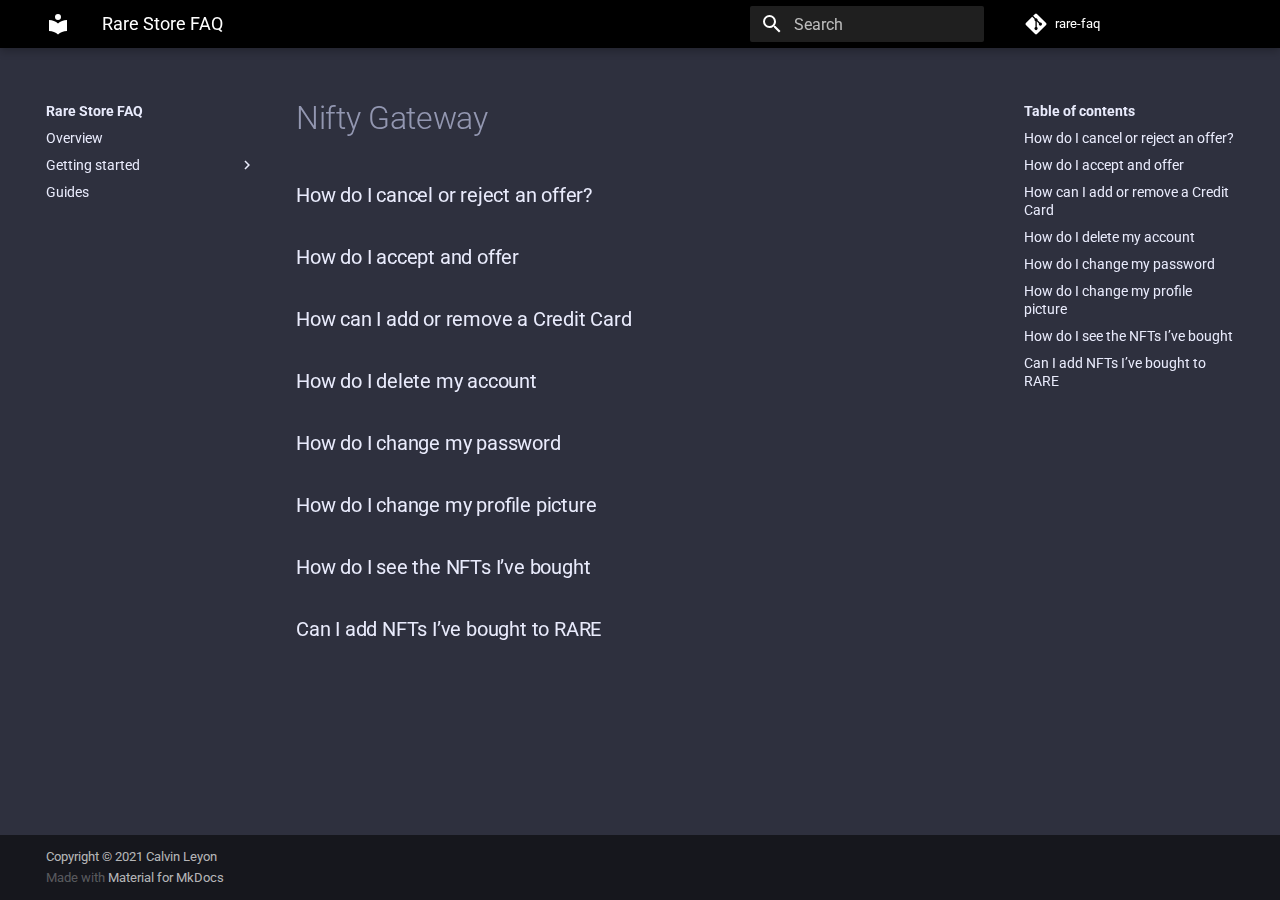
<file: giveaway/index.html>
<!doctype html>
<html lang="en" class="no-js">
  <head>
    
      <meta charset="utf-8">
      <meta name="viewport" content="width=device-width,initial-scale=1">
      
        <meta name="description" content="The Rare Store FAQ">
      
      
      
        <meta name="author" content="Calvin Leyon">
      
      
        <link rel="canonical" href="https://leyoncorp.github.io/rare-faq/giveaway/">
      
      <link rel="icon" href="../assets/images/favicon.png">
      <meta name="generator" content="mkdocs-1.2.2, mkdocs-material-7.2.6">
    
    
      
        <title>Nifty Gateway - Rare Store FAQ</title>
      
    
    
      <link rel="stylesheet" href="../assets/stylesheets/main.802231af.min.css">
      
        
        <link rel="stylesheet" href="../assets/stylesheets/palette.3f5d1f46.min.css">
        
          
          
          <meta name="theme-color" content="#000000">
        
      
    
    
    
      
        
        <link rel="preconnect" href="https://fonts.gstatic.com" crossorigin>
        <link rel="stylesheet" href="https://fonts.googleapis.com/css?family=Roboto:300,400,400i,700%7CRoboto+Mono&display=fallback">
        <style>:root{--md-text-font-family:"Roboto";--md-code-font-family:"Roboto Mono"}</style>
      
    
    
    
      <link rel="stylesheet" href="../stylesheets/extra.css">
    
    
      


    
    
  </head>
  
  
    
    
    
    
    
    <body dir="ltr" data-md-color-scheme="slate" data-md-color-primary="black" data-md-color-accent="black">
  
    
    <script>function __prefix(e){return new URL("..",location).pathname+"."+e}function __get(e,t=localStorage){return JSON.parse(t.getItem(__prefix(e)))}</script>
    
    <input class="md-toggle" data-md-toggle="drawer" type="checkbox" id="__drawer" autocomplete="off">
    <input class="md-toggle" data-md-toggle="search" type="checkbox" id="__search" autocomplete="off">
    <label class="md-overlay" for="__drawer"></label>
    <div data-md-component="skip">
      
        
        <a href="#nifty-gateway" class="md-skip">
          Skip to content
        </a>
      
    </div>
    <div data-md-component="announce">
      
    </div>
    
      <header class="md-header" data-md-component="header">
  <nav class="md-header__inner md-grid" aria-label="Header">
    <a href=".." title="Rare Store FAQ" class="md-header__button md-logo" aria-label="Rare Store FAQ" data-md-component="logo">
      
  
  <svg xmlns="http://www.w3.org/2000/svg" viewBox="0 0 24 24"><path d="M12 8a3 3 0 0 0 3-3 3 3 0 0 0-3-3 3 3 0 0 0-3 3 3 3 0 0 0 3 3m0 3.54C9.64 9.35 6.5 8 3 8v11c3.5 0 6.64 1.35 9 3.54 2.36-2.19 5.5-3.54 9-3.54V8c-3.5 0-6.64 1.35-9 3.54z"/></svg>

    </a>
    <label class="md-header__button md-icon" for="__drawer">
      <svg xmlns="http://www.w3.org/2000/svg" viewBox="0 0 24 24"><path d="M3 6h18v2H3V6m0 5h18v2H3v-2m0 5h18v2H3v-2z"/></svg>
    </label>
    <div class="md-header__title" data-md-component="header-title">
      <div class="md-header__ellipsis">
        <div class="md-header__topic">
          <span class="md-ellipsis">
            Rare Store FAQ
          </span>
        </div>
        <div class="md-header__topic" data-md-component="header-topic">
          <span class="md-ellipsis">
            
              Nifty Gateway
            
          </span>
        </div>
      </div>
    </div>
    
    
    
      <label class="md-header__button md-icon" for="__search">
        <svg xmlns="http://www.w3.org/2000/svg" viewBox="0 0 24 24"><path d="M9.5 3A6.5 6.5 0 0 1 16 9.5c0 1.61-.59 3.09-1.56 4.23l.27.27h.79l5 5-1.5 1.5-5-5v-.79l-.27-.27A6.516 6.516 0 0 1 9.5 16 6.5 6.5 0 0 1 3 9.5 6.5 6.5 0 0 1 9.5 3m0 2C7 5 5 7 5 9.5S7 14 9.5 14 14 12 14 9.5 12 5 9.5 5z"/></svg>
      </label>
      
<div class="md-search" data-md-component="search" role="dialog">
  <label class="md-search__overlay" for="__search"></label>
  <div class="md-search__inner" role="search">
    <form class="md-search__form" name="search">
      <input type="text" class="md-search__input" name="query" aria-label="Search" placeholder="Search" autocapitalize="off" autocorrect="off" autocomplete="off" spellcheck="false" data-md-component="search-query" required>
      <label class="md-search__icon md-icon" for="__search">
        <svg xmlns="http://www.w3.org/2000/svg" viewBox="0 0 24 24"><path d="M9.5 3A6.5 6.5 0 0 1 16 9.5c0 1.61-.59 3.09-1.56 4.23l.27.27h.79l5 5-1.5 1.5-5-5v-.79l-.27-.27A6.516 6.516 0 0 1 9.5 16 6.5 6.5 0 0 1 3 9.5 6.5 6.5 0 0 1 9.5 3m0 2C7 5 5 7 5 9.5S7 14 9.5 14 14 12 14 9.5 12 5 9.5 5z"/></svg>
        <svg xmlns="http://www.w3.org/2000/svg" viewBox="0 0 24 24"><path d="M20 11v2H8l5.5 5.5-1.42 1.42L4.16 12l7.92-7.92L13.5 5.5 8 11h12z"/></svg>
      </label>
      <nav class="md-search__options" aria-label="Search">
        
        <button type="reset" class="md-search__icon md-icon" aria-label="Clear" tabindex="-1">
          <svg xmlns="http://www.w3.org/2000/svg" viewBox="0 0 24 24"><path d="M19 6.41 17.59 5 12 10.59 6.41 5 5 6.41 10.59 12 5 17.59 6.41 19 12 13.41 17.59 19 19 17.59 13.41 12 19 6.41z"/></svg>
        </button>
      </nav>
      
    </form>
    <div class="md-search__output">
      <div class="md-search__scrollwrap" data-md-scrollfix>
        <div class="md-search-result" data-md-component="search-result">
          <div class="md-search-result__meta">
            Initializing search
          </div>
          <ol class="md-search-result__list"></ol>
        </div>
      </div>
    </div>
  </div>
</div>
    
    
      <div class="md-header__source">
        
<a href="https://github.com/leyoncorp/rare-faq" title="Go to repository" class="md-source" data-md-component="source">
  <div class="md-source__icon md-icon">
    
    <svg xmlns="http://www.w3.org/2000/svg" viewBox="0 0 448 512"><path d="M439.55 236.05 244 40.45a28.87 28.87 0 0 0-40.81 0l-40.66 40.63 51.52 51.52c27.06-9.14 52.68 16.77 43.39 43.68l49.66 49.66c34.23-11.8 61.18 31 35.47 56.69-26.49 26.49-70.21-2.87-56-37.34L240.22 199v121.85c25.3 12.54 22.26 41.85 9.08 55a34.34 34.34 0 0 1-48.55 0c-17.57-17.6-11.07-46.91 11.25-56v-123c-20.8-8.51-24.6-30.74-18.64-45L142.57 101 8.45 235.14a28.86 28.86 0 0 0 0 40.81l195.61 195.6a28.86 28.86 0 0 0 40.8 0l194.69-194.69a28.86 28.86 0 0 0 0-40.81z"/></svg>
  </div>
  <div class="md-source__repository">
    rare-faq
  </div>
</a>
      </div>
    
  </nav>
</header>
    
    <div class="md-container" data-md-component="container">
      
      
        
      
      <main class="md-main" data-md-component="main">
        <div class="md-main__inner md-grid">
          
            
              
              <div class="md-sidebar md-sidebar--primary" data-md-component="sidebar" data-md-type="navigation" >
                <div class="md-sidebar__scrollwrap">
                  <div class="md-sidebar__inner">
                    


<nav class="md-nav md-nav--primary" aria-label="Navigation" data-md-level="0">
  <label class="md-nav__title" for="__drawer">
    <a href=".." title="Rare Store FAQ" class="md-nav__button md-logo" aria-label="Rare Store FAQ" data-md-component="logo">
      
  
  <svg xmlns="http://www.w3.org/2000/svg" viewBox="0 0 24 24"><path d="M12 8a3 3 0 0 0 3-3 3 3 0 0 0-3-3 3 3 0 0 0-3 3 3 3 0 0 0 3 3m0 3.54C9.64 9.35 6.5 8 3 8v11c3.5 0 6.64 1.35 9 3.54 2.36-2.19 5.5-3.54 9-3.54V8c-3.5 0-6.64 1.35-9 3.54z"/></svg>

    </a>
    Rare Store FAQ
  </label>
  
    <div class="md-nav__source">
      
<a href="https://github.com/leyoncorp/rare-faq" title="Go to repository" class="md-source" data-md-component="source">
  <div class="md-source__icon md-icon">
    
    <svg xmlns="http://www.w3.org/2000/svg" viewBox="0 0 448 512"><path d="M439.55 236.05 244 40.45a28.87 28.87 0 0 0-40.81 0l-40.66 40.63 51.52 51.52c27.06-9.14 52.68 16.77 43.39 43.68l49.66 49.66c34.23-11.8 61.18 31 35.47 56.69-26.49 26.49-70.21-2.87-56-37.34L240.22 199v121.85c25.3 12.54 22.26 41.85 9.08 55a34.34 34.34 0 0 1-48.55 0c-17.57-17.6-11.07-46.91 11.25-56v-123c-20.8-8.51-24.6-30.74-18.64-45L142.57 101 8.45 235.14a28.86 28.86 0 0 0 0 40.81l195.61 195.6a28.86 28.86 0 0 0 40.8 0l194.69-194.69a28.86 28.86 0 0 0 0-40.81z"/></svg>
  </div>
  <div class="md-source__repository">
    rare-faq
  </div>
</a>
    </div>
  
  <ul class="md-nav__list" data-md-scrollfix>
    
      
      
      

  
  
  
    <li class="md-nav__item">
      <a href=".." class="md-nav__link">
        Overview
      </a>
    </li>
  

    
      
      
      

  
  
  
    
    <li class="md-nav__item md-nav__item--nested">
      
      
        <input class="md-nav__toggle md-toggle" data-md-toggle="__nav_2" type="checkbox" id="__nav_2" >
      
      <label class="md-nav__link" for="__nav_2">
        Getting started
        <span class="md-nav__icon md-icon"></span>
      </label>
      <nav class="md-nav" aria-label="Getting started" data-md-level="1">
        <label class="md-nav__title" for="__nav_2">
          <span class="md-nav__icon md-icon"></span>
          Getting started
        </label>
        <ul class="md-nav__list" data-md-scrollfix>
          
            
  
  
  
    <li class="md-nav__item">
      <a href="../onboarding/" class="md-nav__link">
        Account Set-Up
      </a>
    </li>
  

          
            
  
  
  
    <li class="md-nav__item">
      <a href="../wallet/" class="md-nav__link">
        Account Funding
      </a>
    </li>
  

          
            
  
  
  
    <li class="md-nav__item">
      <a href="../bid/" class="md-nav__link">
        Bidding on a NFT
      </a>
    </li>
  

          
            
  
  
  
    <li class="md-nav__item">
      <a href="../purchasing/" class="md-nav__link">
        Buying a NFT
      </a>
    </li>
  

          
            
  
  
  
    <li class="md-nav__item">
      <a href="../selling/" class="md-nav__link">
        Selling a NFT
      </a>
    </li>
  

          
        </ul>
      </nav>
    </li>
  

    
      
      
      

  
  
  
    <li class="md-nav__item">
      <a href="../guides/" class="md-nav__link">
        Guides
      </a>
    </li>
  

    
  </ul>
</nav>
                  </div>
                </div>
              </div>
            
            
              
              <div class="md-sidebar md-sidebar--secondary" data-md-component="sidebar" data-md-type="toc" >
                <div class="md-sidebar__scrollwrap">
                  <div class="md-sidebar__inner">
                    
<nav class="md-nav md-nav--secondary" aria-label="Table of contents">
  
  
  
    
  
  
    <label class="md-nav__title" for="__toc">
      <span class="md-nav__icon md-icon"></span>
      Table of contents
    </label>
    <ul class="md-nav__list" data-md-component="toc" data-md-scrollfix>
      
        <li class="md-nav__item">
  <a href="#how-do-i-cancel-or-reject-an-offer" class="md-nav__link">
    How do I cancel or reject an offer?
  </a>
  
</li>
      
        <li class="md-nav__item">
  <a href="#how-do-i-accept-and-offer" class="md-nav__link">
    How do I accept and offer
  </a>
  
</li>
      
        <li class="md-nav__item">
  <a href="#how-can-i-add-or-remove-a-credit-card" class="md-nav__link">
    How can I add or remove a Credit Card
  </a>
  
</li>
      
        <li class="md-nav__item">
  <a href="#how-do-i-delete-my-account" class="md-nav__link">
    How do I delete my account
  </a>
  
</li>
      
        <li class="md-nav__item">
  <a href="#how-do-i-change-my-password" class="md-nav__link">
    How do I change my password
  </a>
  
</li>
      
        <li class="md-nav__item">
  <a href="#how-do-i-change-my-profile-picture" class="md-nav__link">
    How do I change my profile picture
  </a>
  
</li>
      
        <li class="md-nav__item">
  <a href="#how-do-i-see-the-nfts-ive-bought" class="md-nav__link">
    How do I see the NFTs I’ve bought
  </a>
  
</li>
      
        <li class="md-nav__item">
  <a href="#can-i-add-nfts-ive-bought-to-rare" class="md-nav__link">
    Can I add NFTs I’ve bought to RARE
  </a>
  
</li>
      
    </ul>
  
</nav>
                  </div>
                </div>
              </div>
            
          
          <div class="md-content" data-md-component="content">
            <article class="md-content__inner md-typeset">
              
                
                
                <h1 id="nifty-gateway">Nifty Gateway</h1>
<h3 id="how-do-i-cancel-or-reject-an-offer">How do I cancel or reject an offer?</h3>
<h3 id="how-do-i-accept-and-offer">How do I accept and offer</h3>
<h3 id="how-can-i-add-or-remove-a-credit-card">How can I add or remove a Credit Card</h3>
<h3 id="how-do-i-delete-my-account">How do I delete my account</h3>
<h3 id="how-do-i-change-my-password">How do I change my password</h3>
<h3 id="how-do-i-change-my-profile-picture">How do I change my profile picture</h3>
<h3 id="how-do-i-see-the-nfts-ive-bought">How do I see the NFTs I’ve bought</h3>
<h3 id="can-i-add-nfts-ive-bought-to-rare">Can I add NFTs I’ve bought to RARE</h3>
                
              
              
                


              
            </article>
          </div>
        </div>
        
      </main>
      
        
<footer class="md-footer">
  
  <div class="md-footer-meta md-typeset">
    <div class="md-footer-meta__inner md-grid">
      <div class="md-footer-copyright">
        
          <div class="md-footer-copyright__highlight">
            Copyright &copy; 2021 Calvin Leyon
          </div>
        
        Made with
        <a href="https://squidfunk.github.io/mkdocs-material/" target="_blank" rel="noopener">
          Material for MkDocs
        </a>
        
      </div>
      
    </div>
  </div>
</footer>
      
    </div>
    <div class="md-dialog" data-md-component="dialog">
      <div class="md-dialog__inner md-typeset"></div>
    </div>
    <script id="__config" type="application/json">{"base": "..", "features": [], "translations": {"clipboard.copy": "Copy to clipboard", "clipboard.copied": "Copied to clipboard", "search.config.lang": "en", "search.config.pipeline": "trimmer, stopWordFilter", "search.config.separator": "[\\s\\-]+", "search.placeholder": "Search", "search.result.placeholder": "Type to start searching", "search.result.none": "No matching documents", "search.result.one": "1 matching document", "search.result.other": "# matching documents", "search.result.more.one": "1 more on this page", "search.result.more.other": "# more on this page", "search.result.term.missing": "Missing", "select.version.title": "Select version"}, "search": "../assets/javascripts/workers/search.409db549.min.js", "version": null}</script>
    
    
      <script src="../assets/javascripts/bundle.756773cc.min.js"></script>
      
    
  </body>
</html>
</file>
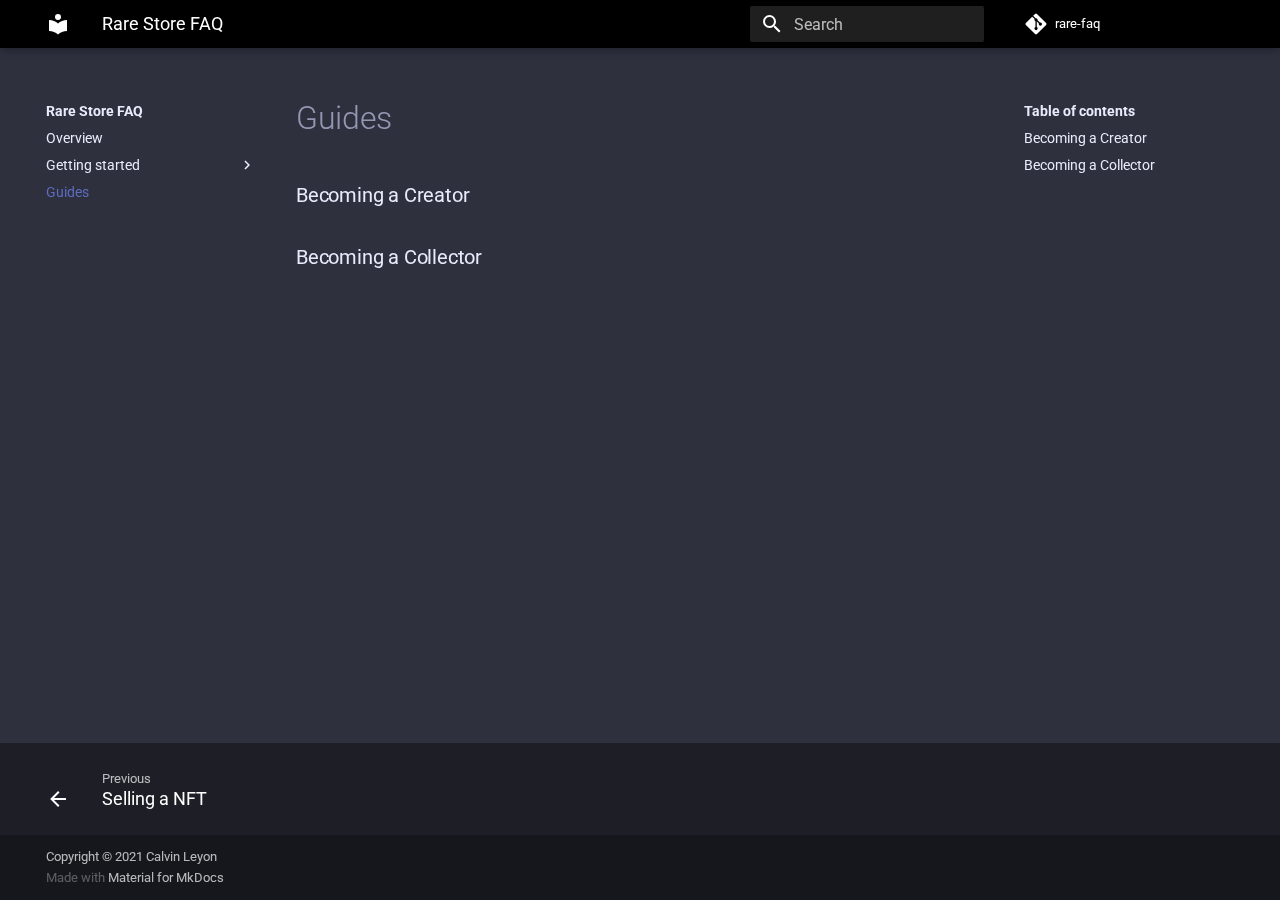
<file: guides/index.html>
<!doctype html>
<html lang="en" class="no-js">
  <head>
    
      <meta charset="utf-8">
      <meta name="viewport" content="width=device-width,initial-scale=1">
      
        <meta name="description" content="The Rare Store FAQ">
      
      
      
        <meta name="author" content="Calvin Leyon">
      
      
        <link rel="canonical" href="https://leyoncorp.github.io/rare-faq/guides/">
      
      <link rel="icon" href="../assets/images/favicon.png">
      <meta name="generator" content="mkdocs-1.2.2, mkdocs-material-7.2.6">
    
    
      
        <title>Guides - Rare Store FAQ</title>
      
    
    
      <link rel="stylesheet" href="../assets/stylesheets/main.802231af.min.css">
      
        
        <link rel="stylesheet" href="../assets/stylesheets/palette.3f5d1f46.min.css">
        
          
          
          <meta name="theme-color" content="#000000">
        
      
    
    
    
      
        
        <link rel="preconnect" href="https://fonts.gstatic.com" crossorigin>
        <link rel="stylesheet" href="https://fonts.googleapis.com/css?family=Roboto:300,400,400i,700%7CRoboto+Mono&display=fallback">
        <style>:root{--md-text-font-family:"Roboto";--md-code-font-family:"Roboto Mono"}</style>
      
    
    
    
      <link rel="stylesheet" href="../stylesheets/extra.css">
    
    
      


    
    
  </head>
  
  
    
    
    
    
    
    <body dir="ltr" data-md-color-scheme="slate" data-md-color-primary="black" data-md-color-accent="black">
  
    
    <script>function __prefix(e){return new URL("..",location).pathname+"."+e}function __get(e,t=localStorage){return JSON.parse(t.getItem(__prefix(e)))}</script>
    
    <input class="md-toggle" data-md-toggle="drawer" type="checkbox" id="__drawer" autocomplete="off">
    <input class="md-toggle" data-md-toggle="search" type="checkbox" id="__search" autocomplete="off">
    <label class="md-overlay" for="__drawer"></label>
    <div data-md-component="skip">
      
        
        <a href="#guides" class="md-skip">
          Skip to content
        </a>
      
    </div>
    <div data-md-component="announce">
      
    </div>
    
      <header class="md-header" data-md-component="header">
  <nav class="md-header__inner md-grid" aria-label="Header">
    <a href=".." title="Rare Store FAQ" class="md-header__button md-logo" aria-label="Rare Store FAQ" data-md-component="logo">
      
  
  <svg xmlns="http://www.w3.org/2000/svg" viewBox="0 0 24 24"><path d="M12 8a3 3 0 0 0 3-3 3 3 0 0 0-3-3 3 3 0 0 0-3 3 3 3 0 0 0 3 3m0 3.54C9.64 9.35 6.5 8 3 8v11c3.5 0 6.64 1.35 9 3.54 2.36-2.19 5.5-3.54 9-3.54V8c-3.5 0-6.64 1.35-9 3.54z"/></svg>

    </a>
    <label class="md-header__button md-icon" for="__drawer">
      <svg xmlns="http://www.w3.org/2000/svg" viewBox="0 0 24 24"><path d="M3 6h18v2H3V6m0 5h18v2H3v-2m0 5h18v2H3v-2z"/></svg>
    </label>
    <div class="md-header__title" data-md-component="header-title">
      <div class="md-header__ellipsis">
        <div class="md-header__topic">
          <span class="md-ellipsis">
            Rare Store FAQ
          </span>
        </div>
        <div class="md-header__topic" data-md-component="header-topic">
          <span class="md-ellipsis">
            
              Guides
            
          </span>
        </div>
      </div>
    </div>
    
    
    
      <label class="md-header__button md-icon" for="__search">
        <svg xmlns="http://www.w3.org/2000/svg" viewBox="0 0 24 24"><path d="M9.5 3A6.5 6.5 0 0 1 16 9.5c0 1.61-.59 3.09-1.56 4.23l.27.27h.79l5 5-1.5 1.5-5-5v-.79l-.27-.27A6.516 6.516 0 0 1 9.5 16 6.5 6.5 0 0 1 3 9.5 6.5 6.5 0 0 1 9.5 3m0 2C7 5 5 7 5 9.5S7 14 9.5 14 14 12 14 9.5 12 5 9.5 5z"/></svg>
      </label>
      
<div class="md-search" data-md-component="search" role="dialog">
  <label class="md-search__overlay" for="__search"></label>
  <div class="md-search__inner" role="search">
    <form class="md-search__form" name="search">
      <input type="text" class="md-search__input" name="query" aria-label="Search" placeholder="Search" autocapitalize="off" autocorrect="off" autocomplete="off" spellcheck="false" data-md-component="search-query" required>
      <label class="md-search__icon md-icon" for="__search">
        <svg xmlns="http://www.w3.org/2000/svg" viewBox="0 0 24 24"><path d="M9.5 3A6.5 6.5 0 0 1 16 9.5c0 1.61-.59 3.09-1.56 4.23l.27.27h.79l5 5-1.5 1.5-5-5v-.79l-.27-.27A6.516 6.516 0 0 1 9.5 16 6.5 6.5 0 0 1 3 9.5 6.5 6.5 0 0 1 9.5 3m0 2C7 5 5 7 5 9.5S7 14 9.5 14 14 12 14 9.5 12 5 9.5 5z"/></svg>
        <svg xmlns="http://www.w3.org/2000/svg" viewBox="0 0 24 24"><path d="M20 11v2H8l5.5 5.5-1.42 1.42L4.16 12l7.92-7.92L13.5 5.5 8 11h12z"/></svg>
      </label>
      <nav class="md-search__options" aria-label="Search">
        
        <button type="reset" class="md-search__icon md-icon" aria-label="Clear" tabindex="-1">
          <svg xmlns="http://www.w3.org/2000/svg" viewBox="0 0 24 24"><path d="M19 6.41 17.59 5 12 10.59 6.41 5 5 6.41 10.59 12 5 17.59 6.41 19 12 13.41 17.59 19 19 17.59 13.41 12 19 6.41z"/></svg>
        </button>
      </nav>
      
    </form>
    <div class="md-search__output">
      <div class="md-search__scrollwrap" data-md-scrollfix>
        <div class="md-search-result" data-md-component="search-result">
          <div class="md-search-result__meta">
            Initializing search
          </div>
          <ol class="md-search-result__list"></ol>
        </div>
      </div>
    </div>
  </div>
</div>
    
    
      <div class="md-header__source">
        
<a href="https://github.com/leyoncorp/rare-faq" title="Go to repository" class="md-source" data-md-component="source">
  <div class="md-source__icon md-icon">
    
    <svg xmlns="http://www.w3.org/2000/svg" viewBox="0 0 448 512"><path d="M439.55 236.05 244 40.45a28.87 28.87 0 0 0-40.81 0l-40.66 40.63 51.52 51.52c27.06-9.14 52.68 16.77 43.39 43.68l49.66 49.66c34.23-11.8 61.18 31 35.47 56.69-26.49 26.49-70.21-2.87-56-37.34L240.22 199v121.85c25.3 12.54 22.26 41.85 9.08 55a34.34 34.34 0 0 1-48.55 0c-17.57-17.6-11.07-46.91 11.25-56v-123c-20.8-8.51-24.6-30.74-18.64-45L142.57 101 8.45 235.14a28.86 28.86 0 0 0 0 40.81l195.61 195.6a28.86 28.86 0 0 0 40.8 0l194.69-194.69a28.86 28.86 0 0 0 0-40.81z"/></svg>
  </div>
  <div class="md-source__repository">
    rare-faq
  </div>
</a>
      </div>
    
  </nav>
</header>
    
    <div class="md-container" data-md-component="container">
      
      
        
      
      <main class="md-main" data-md-component="main">
        <div class="md-main__inner md-grid">
          
            
              
              <div class="md-sidebar md-sidebar--primary" data-md-component="sidebar" data-md-type="navigation" >
                <div class="md-sidebar__scrollwrap">
                  <div class="md-sidebar__inner">
                    


<nav class="md-nav md-nav--primary" aria-label="Navigation" data-md-level="0">
  <label class="md-nav__title" for="__drawer">
    <a href=".." title="Rare Store FAQ" class="md-nav__button md-logo" aria-label="Rare Store FAQ" data-md-component="logo">
      
  
  <svg xmlns="http://www.w3.org/2000/svg" viewBox="0 0 24 24"><path d="M12 8a3 3 0 0 0 3-3 3 3 0 0 0-3-3 3 3 0 0 0-3 3 3 3 0 0 0 3 3m0 3.54C9.64 9.35 6.5 8 3 8v11c3.5 0 6.64 1.35 9 3.54 2.36-2.19 5.5-3.54 9-3.54V8c-3.5 0-6.64 1.35-9 3.54z"/></svg>

    </a>
    Rare Store FAQ
  </label>
  
    <div class="md-nav__source">
      
<a href="https://github.com/leyoncorp/rare-faq" title="Go to repository" class="md-source" data-md-component="source">
  <div class="md-source__icon md-icon">
    
    <svg xmlns="http://www.w3.org/2000/svg" viewBox="0 0 448 512"><path d="M439.55 236.05 244 40.45a28.87 28.87 0 0 0-40.81 0l-40.66 40.63 51.52 51.52c27.06-9.14 52.68 16.77 43.39 43.68l49.66 49.66c34.23-11.8 61.18 31 35.47 56.69-26.49 26.49-70.21-2.87-56-37.34L240.22 199v121.85c25.3 12.54 22.26 41.85 9.08 55a34.34 34.34 0 0 1-48.55 0c-17.57-17.6-11.07-46.91 11.25-56v-123c-20.8-8.51-24.6-30.74-18.64-45L142.57 101 8.45 235.14a28.86 28.86 0 0 0 0 40.81l195.61 195.6a28.86 28.86 0 0 0 40.8 0l194.69-194.69a28.86 28.86 0 0 0 0-40.81z"/></svg>
  </div>
  <div class="md-source__repository">
    rare-faq
  </div>
</a>
    </div>
  
  <ul class="md-nav__list" data-md-scrollfix>
    
      
      
      

  
  
  
    <li class="md-nav__item">
      <a href=".." class="md-nav__link">
        Overview
      </a>
    </li>
  

    
      
      
      

  
  
  
    
    <li class="md-nav__item md-nav__item--nested">
      
      
        <input class="md-nav__toggle md-toggle" data-md-toggle="__nav_2" type="checkbox" id="__nav_2" >
      
      <label class="md-nav__link" for="__nav_2">
        Getting started
        <span class="md-nav__icon md-icon"></span>
      </label>
      <nav class="md-nav" aria-label="Getting started" data-md-level="1">
        <label class="md-nav__title" for="__nav_2">
          <span class="md-nav__icon md-icon"></span>
          Getting started
        </label>
        <ul class="md-nav__list" data-md-scrollfix>
          
            
  
  
  
    <li class="md-nav__item">
      <a href="../onboarding/" class="md-nav__link">
        Account Set-Up
      </a>
    </li>
  

          
            
  
  
  
    <li class="md-nav__item">
      <a href="../wallet/" class="md-nav__link">
        Account Funding
      </a>
    </li>
  

          
            
  
  
  
    <li class="md-nav__item">
      <a href="../bid/" class="md-nav__link">
        Bidding on a NFT
      </a>
    </li>
  

          
            
  
  
  
    <li class="md-nav__item">
      <a href="../purchasing/" class="md-nav__link">
        Buying a NFT
      </a>
    </li>
  

          
            
  
  
  
    <li class="md-nav__item">
      <a href="../selling/" class="md-nav__link">
        Selling a NFT
      </a>
    </li>
  

          
        </ul>
      </nav>
    </li>
  

    
      
      
      

  
  
    
  
  
    <li class="md-nav__item md-nav__item--active">
      
      <input class="md-nav__toggle md-toggle" data-md-toggle="toc" type="checkbox" id="__toc">
      
      
        
      
      
        <label class="md-nav__link md-nav__link--active" for="__toc">
          Guides
          <span class="md-nav__icon md-icon"></span>
        </label>
      
      <a href="./" class="md-nav__link md-nav__link--active">
        Guides
      </a>
      
        
<nav class="md-nav md-nav--secondary" aria-label="Table of contents">
  
  
  
    
  
  
    <label class="md-nav__title" for="__toc">
      <span class="md-nav__icon md-icon"></span>
      Table of contents
    </label>
    <ul class="md-nav__list" data-md-component="toc" data-md-scrollfix>
      
        <li class="md-nav__item">
  <a href="#becoming-a-creator" class="md-nav__link">
    Becoming a Creator
  </a>
  
</li>
      
        <li class="md-nav__item">
  <a href="#becoming-a-collector" class="md-nav__link">
    Becoming a Collector
  </a>
  
</li>
      
    </ul>
  
</nav>
      
    </li>
  

    
  </ul>
</nav>
                  </div>
                </div>
              </div>
            
            
              
              <div class="md-sidebar md-sidebar--secondary" data-md-component="sidebar" data-md-type="toc" >
                <div class="md-sidebar__scrollwrap">
                  <div class="md-sidebar__inner">
                    
<nav class="md-nav md-nav--secondary" aria-label="Table of contents">
  
  
  
    
  
  
    <label class="md-nav__title" for="__toc">
      <span class="md-nav__icon md-icon"></span>
      Table of contents
    </label>
    <ul class="md-nav__list" data-md-component="toc" data-md-scrollfix>
      
        <li class="md-nav__item">
  <a href="#becoming-a-creator" class="md-nav__link">
    Becoming a Creator
  </a>
  
</li>
      
        <li class="md-nav__item">
  <a href="#becoming-a-collector" class="md-nav__link">
    Becoming a Collector
  </a>
  
</li>
      
    </ul>
  
</nav>
                  </div>
                </div>
              </div>
            
          
          <div class="md-content" data-md-component="content">
            <article class="md-content__inner md-typeset">
              
                
                
                <h1 id="guides">Guides</h1>
<h3 id="becoming-a-creator">Becoming a Creator</h3>
<h3 id="becoming-a-collector">Becoming a Collector</h3>
                
              
              
                


              
            </article>
          </div>
        </div>
        
      </main>
      
        
<footer class="md-footer">
  
    <nav class="md-footer__inner md-grid" aria-label="Footer">
      
        
        <a href="../selling/" class="md-footer__link md-footer__link--prev" aria-label="Previous: Selling a NFT" rel="prev">
          <div class="md-footer__button md-icon">
            <svg xmlns="http://www.w3.org/2000/svg" viewBox="0 0 24 24"><path d="M20 11v2H8l5.5 5.5-1.42 1.42L4.16 12l7.92-7.92L13.5 5.5 8 11h12z"/></svg>
          </div>
          <div class="md-footer__title">
            <div class="md-ellipsis">
              <span class="md-footer__direction">
                Previous
              </span>
              Selling a NFT
            </div>
          </div>
        </a>
      
      
    </nav>
  
  <div class="md-footer-meta md-typeset">
    <div class="md-footer-meta__inner md-grid">
      <div class="md-footer-copyright">
        
          <div class="md-footer-copyright__highlight">
            Copyright &copy; 2021 Calvin Leyon
          </div>
        
        Made with
        <a href="https://squidfunk.github.io/mkdocs-material/" target="_blank" rel="noopener">
          Material for MkDocs
        </a>
        
      </div>
      
    </div>
  </div>
</footer>
      
    </div>
    <div class="md-dialog" data-md-component="dialog">
      <div class="md-dialog__inner md-typeset"></div>
    </div>
    <script id="__config" type="application/json">{"base": "..", "features": [], "translations": {"clipboard.copy": "Copy to clipboard", "clipboard.copied": "Copied to clipboard", "search.config.lang": "en", "search.config.pipeline": "trimmer, stopWordFilter", "search.config.separator": "[\\s\\-]+", "search.placeholder": "Search", "search.result.placeholder": "Type to start searching", "search.result.none": "No matching documents", "search.result.one": "1 matching document", "search.result.other": "# matching documents", "search.result.more.one": "1 more on this page", "search.result.more.other": "# more on this page", "search.result.term.missing": "Missing", "select.version.title": "Select version"}, "search": "../assets/javascripts/workers/search.409db549.min.js", "version": null}</script>
    
    
      <script src="../assets/javascripts/bundle.756773cc.min.js"></script>
      
    
  </body>
</html>
</file>
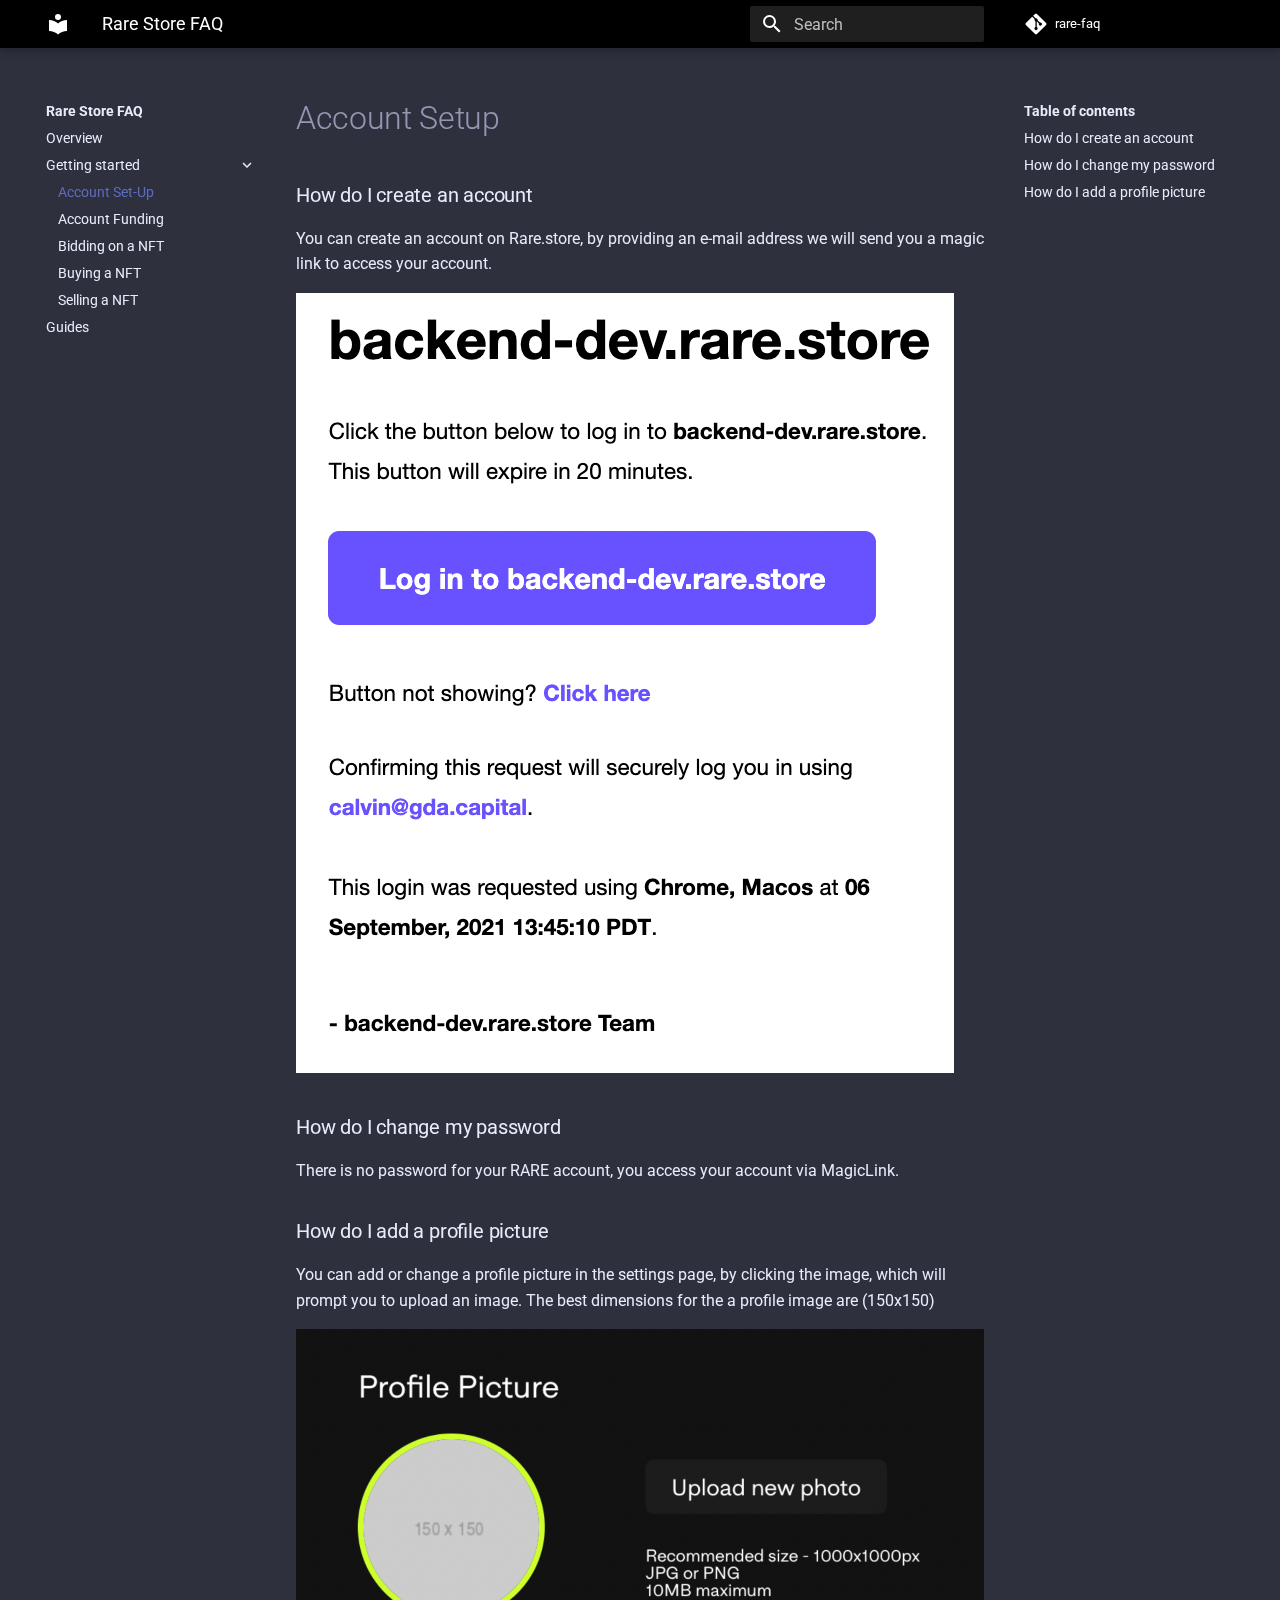
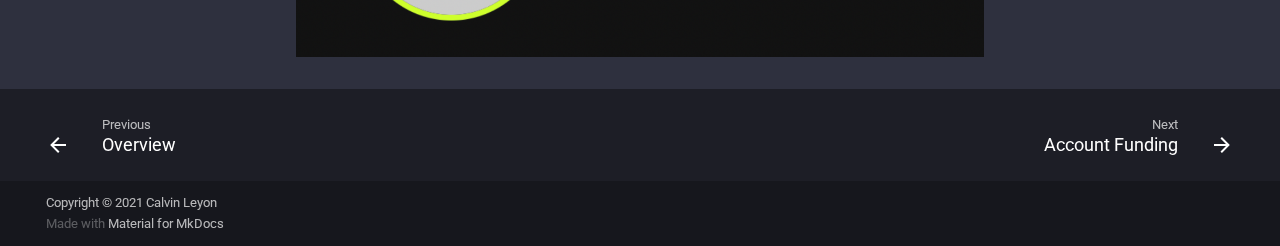
<file: onboarding/index.html>
<!doctype html>
<html lang="en" class="no-js">
  <head>
    
      <meta charset="utf-8">
      <meta name="viewport" content="width=device-width,initial-scale=1">
      
        <meta name="description" content="The Rare Store FAQ">
      
      
      
        <meta name="author" content="Calvin Leyon">
      
      
        <link rel="canonical" href="https://leyoncorp.github.io/rare-faq/onboarding/">
      
      <link rel="icon" href="../assets/images/favicon.png">
      <meta name="generator" content="mkdocs-1.2.2, mkdocs-material-7.2.6">
    
    
      
        <title>Account Set-Up - Rare Store FAQ</title>
      
    
    
      <link rel="stylesheet" href="../assets/stylesheets/main.802231af.min.css">
      
        
        <link rel="stylesheet" href="../assets/stylesheets/palette.3f5d1f46.min.css">
        
          
          
          <meta name="theme-color" content="#000000">
        
      
    
    
    
      
        
        <link rel="preconnect" href="https://fonts.gstatic.com" crossorigin>
        <link rel="stylesheet" href="https://fonts.googleapis.com/css?family=Roboto:300,400,400i,700%7CRoboto+Mono&display=fallback">
        <style>:root{--md-text-font-family:"Roboto";--md-code-font-family:"Roboto Mono"}</style>
      
    
    
    
      <link rel="stylesheet" href="../stylesheets/extra.css">
    
    
      


    
    
  </head>
  
  
    
    
    
    
    
    <body dir="ltr" data-md-color-scheme="slate" data-md-color-primary="black" data-md-color-accent="black">
  
    
    <script>function __prefix(e){return new URL("..",location).pathname+"."+e}function __get(e,t=localStorage){return JSON.parse(t.getItem(__prefix(e)))}</script>
    
    <input class="md-toggle" data-md-toggle="drawer" type="checkbox" id="__drawer" autocomplete="off">
    <input class="md-toggle" data-md-toggle="search" type="checkbox" id="__search" autocomplete="off">
    <label class="md-overlay" for="__drawer"></label>
    <div data-md-component="skip">
      
        
        <a href="#account-setup" class="md-skip">
          Skip to content
        </a>
      
    </div>
    <div data-md-component="announce">
      
    </div>
    
      <header class="md-header" data-md-component="header">
  <nav class="md-header__inner md-grid" aria-label="Header">
    <a href=".." title="Rare Store FAQ" class="md-header__button md-logo" aria-label="Rare Store FAQ" data-md-component="logo">
      
  
  <svg xmlns="http://www.w3.org/2000/svg" viewBox="0 0 24 24"><path d="M12 8a3 3 0 0 0 3-3 3 3 0 0 0-3-3 3 3 0 0 0-3 3 3 3 0 0 0 3 3m0 3.54C9.64 9.35 6.5 8 3 8v11c3.5 0 6.64 1.35 9 3.54 2.36-2.19 5.5-3.54 9-3.54V8c-3.5 0-6.64 1.35-9 3.54z"/></svg>

    </a>
    <label class="md-header__button md-icon" for="__drawer">
      <svg xmlns="http://www.w3.org/2000/svg" viewBox="0 0 24 24"><path d="M3 6h18v2H3V6m0 5h18v2H3v-2m0 5h18v2H3v-2z"/></svg>
    </label>
    <div class="md-header__title" data-md-component="header-title">
      <div class="md-header__ellipsis">
        <div class="md-header__topic">
          <span class="md-ellipsis">
            Rare Store FAQ
          </span>
        </div>
        <div class="md-header__topic" data-md-component="header-topic">
          <span class="md-ellipsis">
            
              Account Set-Up
            
          </span>
        </div>
      </div>
    </div>
    
    
    
      <label class="md-header__button md-icon" for="__search">
        <svg xmlns="http://www.w3.org/2000/svg" viewBox="0 0 24 24"><path d="M9.5 3A6.5 6.5 0 0 1 16 9.5c0 1.61-.59 3.09-1.56 4.23l.27.27h.79l5 5-1.5 1.5-5-5v-.79l-.27-.27A6.516 6.516 0 0 1 9.5 16 6.5 6.5 0 0 1 3 9.5 6.5 6.5 0 0 1 9.5 3m0 2C7 5 5 7 5 9.5S7 14 9.5 14 14 12 14 9.5 12 5 9.5 5z"/></svg>
      </label>
      
<div class="md-search" data-md-component="search" role="dialog">
  <label class="md-search__overlay" for="__search"></label>
  <div class="md-search__inner" role="search">
    <form class="md-search__form" name="search">
      <input type="text" class="md-search__input" name="query" aria-label="Search" placeholder="Search" autocapitalize="off" autocorrect="off" autocomplete="off" spellcheck="false" data-md-component="search-query" required>
      <label class="md-search__icon md-icon" for="__search">
        <svg xmlns="http://www.w3.org/2000/svg" viewBox="0 0 24 24"><path d="M9.5 3A6.5 6.5 0 0 1 16 9.5c0 1.61-.59 3.09-1.56 4.23l.27.27h.79l5 5-1.5 1.5-5-5v-.79l-.27-.27A6.516 6.516 0 0 1 9.5 16 6.5 6.5 0 0 1 3 9.5 6.5 6.5 0 0 1 9.5 3m0 2C7 5 5 7 5 9.5S7 14 9.5 14 14 12 14 9.5 12 5 9.5 5z"/></svg>
        <svg xmlns="http://www.w3.org/2000/svg" viewBox="0 0 24 24"><path d="M20 11v2H8l5.5 5.5-1.42 1.42L4.16 12l7.92-7.92L13.5 5.5 8 11h12z"/></svg>
      </label>
      <nav class="md-search__options" aria-label="Search">
        
        <button type="reset" class="md-search__icon md-icon" aria-label="Clear" tabindex="-1">
          <svg xmlns="http://www.w3.org/2000/svg" viewBox="0 0 24 24"><path d="M19 6.41 17.59 5 12 10.59 6.41 5 5 6.41 10.59 12 5 17.59 6.41 19 12 13.41 17.59 19 19 17.59 13.41 12 19 6.41z"/></svg>
        </button>
      </nav>
      
    </form>
    <div class="md-search__output">
      <div class="md-search__scrollwrap" data-md-scrollfix>
        <div class="md-search-result" data-md-component="search-result">
          <div class="md-search-result__meta">
            Initializing search
          </div>
          <ol class="md-search-result__list"></ol>
        </div>
      </div>
    </div>
  </div>
</div>
    
    
      <div class="md-header__source">
        
<a href="https://github.com/leyoncorp/rare-faq" title="Go to repository" class="md-source" data-md-component="source">
  <div class="md-source__icon md-icon">
    
    <svg xmlns="http://www.w3.org/2000/svg" viewBox="0 0 448 512"><path d="M439.55 236.05 244 40.45a28.87 28.87 0 0 0-40.81 0l-40.66 40.63 51.52 51.52c27.06-9.14 52.68 16.77 43.39 43.68l49.66 49.66c34.23-11.8 61.18 31 35.47 56.69-26.49 26.49-70.21-2.87-56-37.34L240.22 199v121.85c25.3 12.54 22.26 41.85 9.08 55a34.34 34.34 0 0 1-48.55 0c-17.57-17.6-11.07-46.91 11.25-56v-123c-20.8-8.51-24.6-30.74-18.64-45L142.57 101 8.45 235.14a28.86 28.86 0 0 0 0 40.81l195.61 195.6a28.86 28.86 0 0 0 40.8 0l194.69-194.69a28.86 28.86 0 0 0 0-40.81z"/></svg>
  </div>
  <div class="md-source__repository">
    rare-faq
  </div>
</a>
      </div>
    
  </nav>
</header>
    
    <div class="md-container" data-md-component="container">
      
      
        
      
      <main class="md-main" data-md-component="main">
        <div class="md-main__inner md-grid">
          
            
              
              <div class="md-sidebar md-sidebar--primary" data-md-component="sidebar" data-md-type="navigation" >
                <div class="md-sidebar__scrollwrap">
                  <div class="md-sidebar__inner">
                    


<nav class="md-nav md-nav--primary" aria-label="Navigation" data-md-level="0">
  <label class="md-nav__title" for="__drawer">
    <a href=".." title="Rare Store FAQ" class="md-nav__button md-logo" aria-label="Rare Store FAQ" data-md-component="logo">
      
  
  <svg xmlns="http://www.w3.org/2000/svg" viewBox="0 0 24 24"><path d="M12 8a3 3 0 0 0 3-3 3 3 0 0 0-3-3 3 3 0 0 0-3 3 3 3 0 0 0 3 3m0 3.54C9.64 9.35 6.5 8 3 8v11c3.5 0 6.64 1.35 9 3.54 2.36-2.19 5.5-3.54 9-3.54V8c-3.5 0-6.64 1.35-9 3.54z"/></svg>

    </a>
    Rare Store FAQ
  </label>
  
    <div class="md-nav__source">
      
<a href="https://github.com/leyoncorp/rare-faq" title="Go to repository" class="md-source" data-md-component="source">
  <div class="md-source__icon md-icon">
    
    <svg xmlns="http://www.w3.org/2000/svg" viewBox="0 0 448 512"><path d="M439.55 236.05 244 40.45a28.87 28.87 0 0 0-40.81 0l-40.66 40.63 51.52 51.52c27.06-9.14 52.68 16.77 43.39 43.68l49.66 49.66c34.23-11.8 61.18 31 35.47 56.69-26.49 26.49-70.21-2.87-56-37.34L240.22 199v121.85c25.3 12.54 22.26 41.85 9.08 55a34.34 34.34 0 0 1-48.55 0c-17.57-17.6-11.07-46.91 11.25-56v-123c-20.8-8.51-24.6-30.74-18.64-45L142.57 101 8.45 235.14a28.86 28.86 0 0 0 0 40.81l195.61 195.6a28.86 28.86 0 0 0 40.8 0l194.69-194.69a28.86 28.86 0 0 0 0-40.81z"/></svg>
  </div>
  <div class="md-source__repository">
    rare-faq
  </div>
</a>
    </div>
  
  <ul class="md-nav__list" data-md-scrollfix>
    
      
      
      

  
  
  
    <li class="md-nav__item">
      <a href=".." class="md-nav__link">
        Overview
      </a>
    </li>
  

    
      
      
      

  
  
    
  
  
    
    <li class="md-nav__item md-nav__item--active md-nav__item--nested">
      
      
        <input class="md-nav__toggle md-toggle" data-md-toggle="__nav_2" type="checkbox" id="__nav_2" checked>
      
      <label class="md-nav__link" for="__nav_2">
        Getting started
        <span class="md-nav__icon md-icon"></span>
      </label>
      <nav class="md-nav" aria-label="Getting started" data-md-level="1">
        <label class="md-nav__title" for="__nav_2">
          <span class="md-nav__icon md-icon"></span>
          Getting started
        </label>
        <ul class="md-nav__list" data-md-scrollfix>
          
            
  
  
    
  
  
    <li class="md-nav__item md-nav__item--active">
      
      <input class="md-nav__toggle md-toggle" data-md-toggle="toc" type="checkbox" id="__toc">
      
      
        
      
      
        <label class="md-nav__link md-nav__link--active" for="__toc">
          Account Set-Up
          <span class="md-nav__icon md-icon"></span>
        </label>
      
      <a href="./" class="md-nav__link md-nav__link--active">
        Account Set-Up
      </a>
      
        
<nav class="md-nav md-nav--secondary" aria-label="Table of contents">
  
  
  
    
  
  
    <label class="md-nav__title" for="__toc">
      <span class="md-nav__icon md-icon"></span>
      Table of contents
    </label>
    <ul class="md-nav__list" data-md-component="toc" data-md-scrollfix>
      
        <li class="md-nav__item">
  <a href="#how-do-i-create-an-account" class="md-nav__link">
    How do I create an account
  </a>
  
</li>
      
        <li class="md-nav__item">
  <a href="#how-do-i-change-my-password" class="md-nav__link">
    How do I change my password
  </a>
  
</li>
      
        <li class="md-nav__item">
  <a href="#how-do-i-add-a-profile-picture" class="md-nav__link">
    How do I add a profile picture
  </a>
  
</li>
      
    </ul>
  
</nav>
      
    </li>
  

          
            
  
  
  
    <li class="md-nav__item">
      <a href="../wallet/" class="md-nav__link">
        Account Funding
      </a>
    </li>
  

          
            
  
  
  
    <li class="md-nav__item">
      <a href="../bid/" class="md-nav__link">
        Bidding on a NFT
      </a>
    </li>
  

          
            
  
  
  
    <li class="md-nav__item">
      <a href="../purchasing/" class="md-nav__link">
        Buying a NFT
      </a>
    </li>
  

          
            
  
  
  
    <li class="md-nav__item">
      <a href="../selling/" class="md-nav__link">
        Selling a NFT
      </a>
    </li>
  

          
        </ul>
      </nav>
    </li>
  

    
      
      
      

  
  
  
    <li class="md-nav__item">
      <a href="../guides/" class="md-nav__link">
        Guides
      </a>
    </li>
  

    
  </ul>
</nav>
                  </div>
                </div>
              </div>
            
            
              
              <div class="md-sidebar md-sidebar--secondary" data-md-component="sidebar" data-md-type="toc" >
                <div class="md-sidebar__scrollwrap">
                  <div class="md-sidebar__inner">
                    
<nav class="md-nav md-nav--secondary" aria-label="Table of contents">
  
  
  
    
  
  
    <label class="md-nav__title" for="__toc">
      <span class="md-nav__icon md-icon"></span>
      Table of contents
    </label>
    <ul class="md-nav__list" data-md-component="toc" data-md-scrollfix>
      
        <li class="md-nav__item">
  <a href="#how-do-i-create-an-account" class="md-nav__link">
    How do I create an account
  </a>
  
</li>
      
        <li class="md-nav__item">
  <a href="#how-do-i-change-my-password" class="md-nav__link">
    How do I change my password
  </a>
  
</li>
      
        <li class="md-nav__item">
  <a href="#how-do-i-add-a-profile-picture" class="md-nav__link">
    How do I add a profile picture
  </a>
  
</li>
      
    </ul>
  
</nav>
                  </div>
                </div>
              </div>
            
          
          <div class="md-content" data-md-component="content">
            <article class="md-content__inner md-typeset">
              
                
                
                <h1 id="account-setup">Account Setup</h1>
<h3 id="how-do-i-create-an-account">How do I create an account</h3>
<p>You can create an account on Rare.store, by providing an e-mail address we will send you a magic link to access your account.</p>
<p><img alt="rare-store" src="../img/magic-link.png" /></p>
<h3 id="how-do-i-change-my-password">How do I change my password</h3>
<p>There is no password for your RARE account, you access your account via MagicLink. </p>
<h3 id="how-do-i-add-a-profile-picture">How do I add a profile picture</h3>
<p>You can add or change a profile picture in the settings page, by clicking the image, which will prompt you to upload an image. The best dimensions for the a profile image are (150x150) </p>
<p><img alt="rare-store" src="../img/profile-pic.png" /></p>
                
              
              
                


              
            </article>
          </div>
        </div>
        
      </main>
      
        
<footer class="md-footer">
  
    <nav class="md-footer__inner md-grid" aria-label="Footer">
      
        
        <a href=".." class="md-footer__link md-footer__link--prev" aria-label="Previous: Overview" rel="prev">
          <div class="md-footer__button md-icon">
            <svg xmlns="http://www.w3.org/2000/svg" viewBox="0 0 24 24"><path d="M20 11v2H8l5.5 5.5-1.42 1.42L4.16 12l7.92-7.92L13.5 5.5 8 11h12z"/></svg>
          </div>
          <div class="md-footer__title">
            <div class="md-ellipsis">
              <span class="md-footer__direction">
                Previous
              </span>
              Overview
            </div>
          </div>
        </a>
      
      
        
        <a href="../wallet/" class="md-footer__link md-footer__link--next" aria-label="Next: Account Funding" rel="next">
          <div class="md-footer__title">
            <div class="md-ellipsis">
              <span class="md-footer__direction">
                Next
              </span>
              Account Funding
            </div>
          </div>
          <div class="md-footer__button md-icon">
            <svg xmlns="http://www.w3.org/2000/svg" viewBox="0 0 24 24"><path d="M4 11v2h12l-5.5 5.5 1.42 1.42L19.84 12l-7.92-7.92L10.5 5.5 16 11H4z"/></svg>
          </div>
        </a>
      
    </nav>
  
  <div class="md-footer-meta md-typeset">
    <div class="md-footer-meta__inner md-grid">
      <div class="md-footer-copyright">
        
          <div class="md-footer-copyright__highlight">
            Copyright &copy; 2021 Calvin Leyon
          </div>
        
        Made with
        <a href="https://squidfunk.github.io/mkdocs-material/" target="_blank" rel="noopener">
          Material for MkDocs
        </a>
        
      </div>
      
    </div>
  </div>
</footer>
      
    </div>
    <div class="md-dialog" data-md-component="dialog">
      <div class="md-dialog__inner md-typeset"></div>
    </div>
    <script id="__config" type="application/json">{"base": "..", "features": [], "translations": {"clipboard.copy": "Copy to clipboard", "clipboard.copied": "Copied to clipboard", "search.config.lang": "en", "search.config.pipeline": "trimmer, stopWordFilter", "search.config.separator": "[\\s\\-]+", "search.placeholder": "Search", "search.result.placeholder": "Type to start searching", "search.result.none": "No matching documents", "search.result.one": "1 matching document", "search.result.other": "# matching documents", "search.result.more.one": "1 more on this page", "search.result.more.other": "# more on this page", "search.result.term.missing": "Missing", "select.version.title": "Select version"}, "search": "../assets/javascripts/workers/search.409db549.min.js", "version": null}</script>
    
    
      <script src="../assets/javascripts/bundle.756773cc.min.js"></script>
      
    
  </body>
</html>
</file>
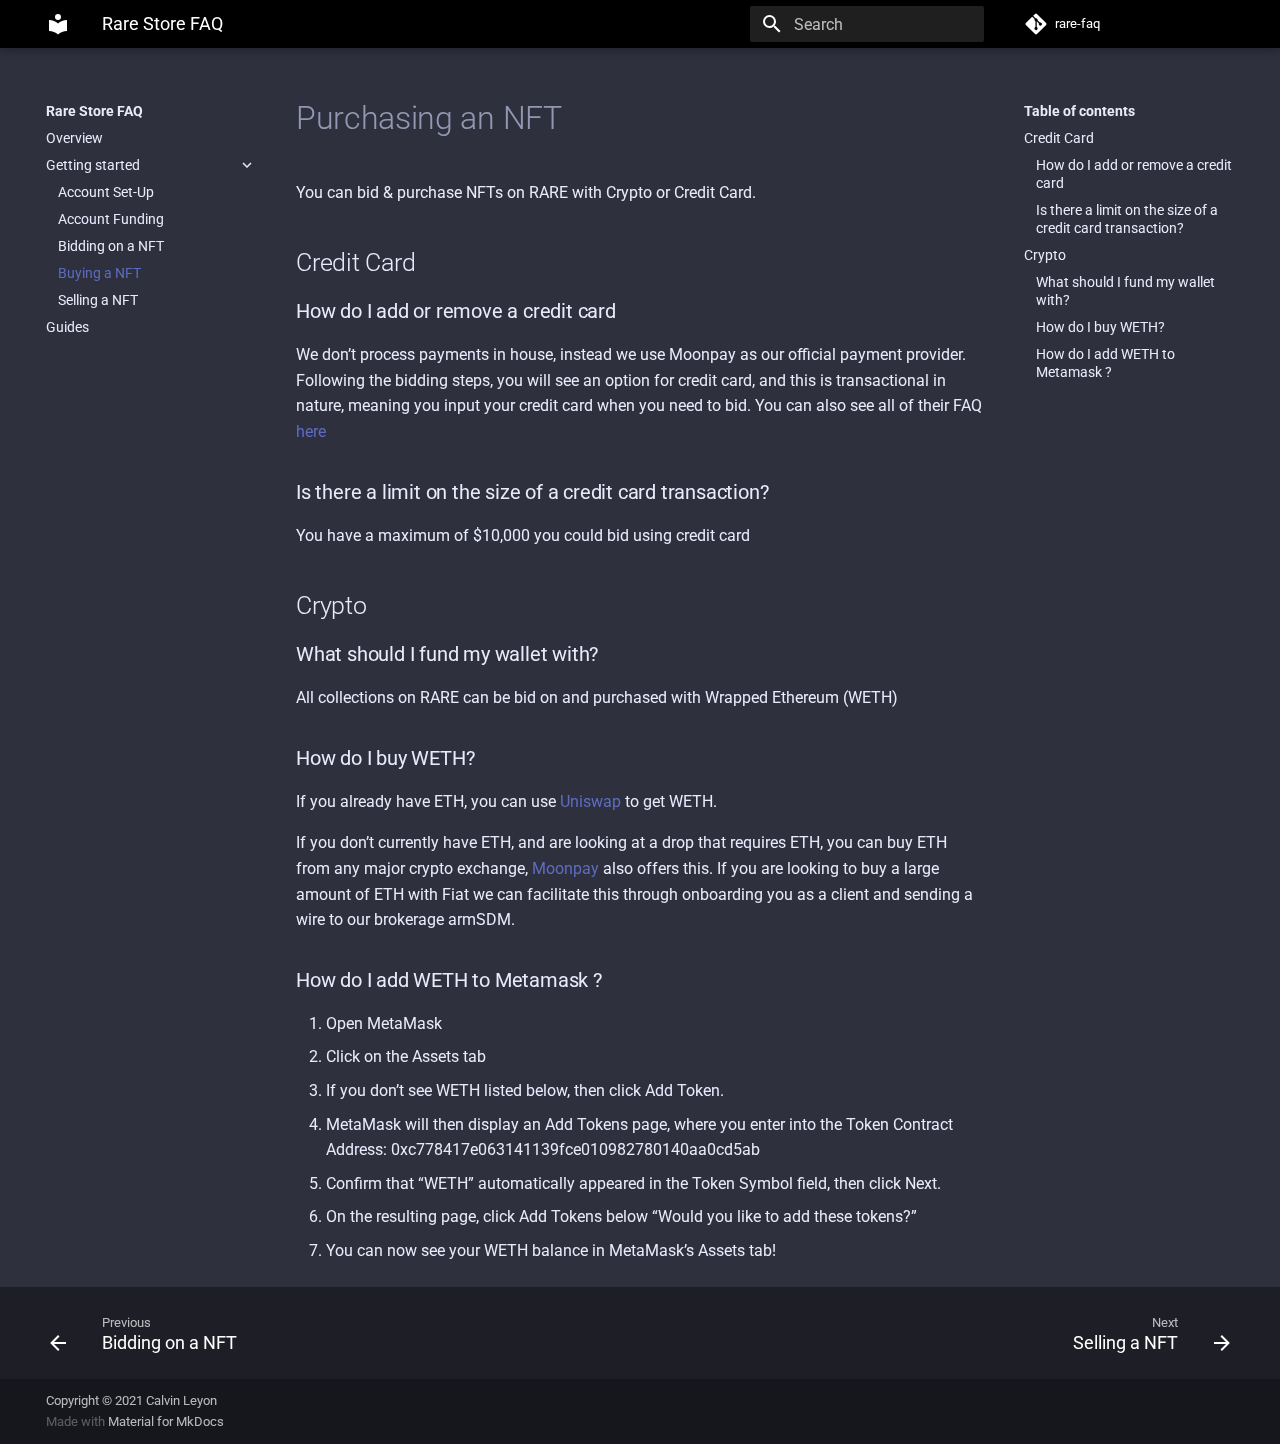
<file: purchasing/index.html>
<!doctype html>
<html lang="en" class="no-js">
  <head>
    
      <meta charset="utf-8">
      <meta name="viewport" content="width=device-width,initial-scale=1">
      
        <meta name="description" content="The Rare Store FAQ">
      
      
      
        <meta name="author" content="Calvin Leyon">
      
      
        <link rel="canonical" href="https://leyoncorp.github.io/rare-faq/purchasing/">
      
      <link rel="icon" href="../assets/images/favicon.png">
      <meta name="generator" content="mkdocs-1.2.2, mkdocs-material-7.2.6">
    
    
      
        <title>Buying a NFT - Rare Store FAQ</title>
      
    
    
      <link rel="stylesheet" href="../assets/stylesheets/main.802231af.min.css">
      
        
        <link rel="stylesheet" href="../assets/stylesheets/palette.3f5d1f46.min.css">
        
          
          
          <meta name="theme-color" content="#000000">
        
      
    
    
    
      
        
        <link rel="preconnect" href="https://fonts.gstatic.com" crossorigin>
        <link rel="stylesheet" href="https://fonts.googleapis.com/css?family=Roboto:300,400,400i,700%7CRoboto+Mono&display=fallback">
        <style>:root{--md-text-font-family:"Roboto";--md-code-font-family:"Roboto Mono"}</style>
      
    
    
    
      <link rel="stylesheet" href="../stylesheets/extra.css">
    
    
      


    
    
  </head>
  
  
    
    
    
    
    
    <body dir="ltr" data-md-color-scheme="slate" data-md-color-primary="black" data-md-color-accent="black">
  
    
    <script>function __prefix(e){return new URL("..",location).pathname+"."+e}function __get(e,t=localStorage){return JSON.parse(t.getItem(__prefix(e)))}</script>
    
    <input class="md-toggle" data-md-toggle="drawer" type="checkbox" id="__drawer" autocomplete="off">
    <input class="md-toggle" data-md-toggle="search" type="checkbox" id="__search" autocomplete="off">
    <label class="md-overlay" for="__drawer"></label>
    <div data-md-component="skip">
      
        
        <a href="#purchasing-an-nft" class="md-skip">
          Skip to content
        </a>
      
    </div>
    <div data-md-component="announce">
      
    </div>
    
      <header class="md-header" data-md-component="header">
  <nav class="md-header__inner md-grid" aria-label="Header">
    <a href=".." title="Rare Store FAQ" class="md-header__button md-logo" aria-label="Rare Store FAQ" data-md-component="logo">
      
  
  <svg xmlns="http://www.w3.org/2000/svg" viewBox="0 0 24 24"><path d="M12 8a3 3 0 0 0 3-3 3 3 0 0 0-3-3 3 3 0 0 0-3 3 3 3 0 0 0 3 3m0 3.54C9.64 9.35 6.5 8 3 8v11c3.5 0 6.64 1.35 9 3.54 2.36-2.19 5.5-3.54 9-3.54V8c-3.5 0-6.64 1.35-9 3.54z"/></svg>

    </a>
    <label class="md-header__button md-icon" for="__drawer">
      <svg xmlns="http://www.w3.org/2000/svg" viewBox="0 0 24 24"><path d="M3 6h18v2H3V6m0 5h18v2H3v-2m0 5h18v2H3v-2z"/></svg>
    </label>
    <div class="md-header__title" data-md-component="header-title">
      <div class="md-header__ellipsis">
        <div class="md-header__topic">
          <span class="md-ellipsis">
            Rare Store FAQ
          </span>
        </div>
        <div class="md-header__topic" data-md-component="header-topic">
          <span class="md-ellipsis">
            
              Buying a NFT
            
          </span>
        </div>
      </div>
    </div>
    
    
    
      <label class="md-header__button md-icon" for="__search">
        <svg xmlns="http://www.w3.org/2000/svg" viewBox="0 0 24 24"><path d="M9.5 3A6.5 6.5 0 0 1 16 9.5c0 1.61-.59 3.09-1.56 4.23l.27.27h.79l5 5-1.5 1.5-5-5v-.79l-.27-.27A6.516 6.516 0 0 1 9.5 16 6.5 6.5 0 0 1 3 9.5 6.5 6.5 0 0 1 9.5 3m0 2C7 5 5 7 5 9.5S7 14 9.5 14 14 12 14 9.5 12 5 9.5 5z"/></svg>
      </label>
      
<div class="md-search" data-md-component="search" role="dialog">
  <label class="md-search__overlay" for="__search"></label>
  <div class="md-search__inner" role="search">
    <form class="md-search__form" name="search">
      <input type="text" class="md-search__input" name="query" aria-label="Search" placeholder="Search" autocapitalize="off" autocorrect="off" autocomplete="off" spellcheck="false" data-md-component="search-query" required>
      <label class="md-search__icon md-icon" for="__search">
        <svg xmlns="http://www.w3.org/2000/svg" viewBox="0 0 24 24"><path d="M9.5 3A6.5 6.5 0 0 1 16 9.5c0 1.61-.59 3.09-1.56 4.23l.27.27h.79l5 5-1.5 1.5-5-5v-.79l-.27-.27A6.516 6.516 0 0 1 9.5 16 6.5 6.5 0 0 1 3 9.5 6.5 6.5 0 0 1 9.5 3m0 2C7 5 5 7 5 9.5S7 14 9.5 14 14 12 14 9.5 12 5 9.5 5z"/></svg>
        <svg xmlns="http://www.w3.org/2000/svg" viewBox="0 0 24 24"><path d="M20 11v2H8l5.5 5.5-1.42 1.42L4.16 12l7.92-7.92L13.5 5.5 8 11h12z"/></svg>
      </label>
      <nav class="md-search__options" aria-label="Search">
        
        <button type="reset" class="md-search__icon md-icon" aria-label="Clear" tabindex="-1">
          <svg xmlns="http://www.w3.org/2000/svg" viewBox="0 0 24 24"><path d="M19 6.41 17.59 5 12 10.59 6.41 5 5 6.41 10.59 12 5 17.59 6.41 19 12 13.41 17.59 19 19 17.59 13.41 12 19 6.41z"/></svg>
        </button>
      </nav>
      
    </form>
    <div class="md-search__output">
      <div class="md-search__scrollwrap" data-md-scrollfix>
        <div class="md-search-result" data-md-component="search-result">
          <div class="md-search-result__meta">
            Initializing search
          </div>
          <ol class="md-search-result__list"></ol>
        </div>
      </div>
    </div>
  </div>
</div>
    
    
      <div class="md-header__source">
        
<a href="https://github.com/leyoncorp/rare-faq" title="Go to repository" class="md-source" data-md-component="source">
  <div class="md-source__icon md-icon">
    
    <svg xmlns="http://www.w3.org/2000/svg" viewBox="0 0 448 512"><path d="M439.55 236.05 244 40.45a28.87 28.87 0 0 0-40.81 0l-40.66 40.63 51.52 51.52c27.06-9.14 52.68 16.77 43.39 43.68l49.66 49.66c34.23-11.8 61.18 31 35.47 56.69-26.49 26.49-70.21-2.87-56-37.34L240.22 199v121.85c25.3 12.54 22.26 41.85 9.08 55a34.34 34.34 0 0 1-48.55 0c-17.57-17.6-11.07-46.91 11.25-56v-123c-20.8-8.51-24.6-30.74-18.64-45L142.57 101 8.45 235.14a28.86 28.86 0 0 0 0 40.81l195.61 195.6a28.86 28.86 0 0 0 40.8 0l194.69-194.69a28.86 28.86 0 0 0 0-40.81z"/></svg>
  </div>
  <div class="md-source__repository">
    rare-faq
  </div>
</a>
      </div>
    
  </nav>
</header>
    
    <div class="md-container" data-md-component="container">
      
      
        
      
      <main class="md-main" data-md-component="main">
        <div class="md-main__inner md-grid">
          
            
              
              <div class="md-sidebar md-sidebar--primary" data-md-component="sidebar" data-md-type="navigation" >
                <div class="md-sidebar__scrollwrap">
                  <div class="md-sidebar__inner">
                    


<nav class="md-nav md-nav--primary" aria-label="Navigation" data-md-level="0">
  <label class="md-nav__title" for="__drawer">
    <a href=".." title="Rare Store FAQ" class="md-nav__button md-logo" aria-label="Rare Store FAQ" data-md-component="logo">
      
  
  <svg xmlns="http://www.w3.org/2000/svg" viewBox="0 0 24 24"><path d="M12 8a3 3 0 0 0 3-3 3 3 0 0 0-3-3 3 3 0 0 0-3 3 3 3 0 0 0 3 3m0 3.54C9.64 9.35 6.5 8 3 8v11c3.5 0 6.64 1.35 9 3.54 2.36-2.19 5.5-3.54 9-3.54V8c-3.5 0-6.64 1.35-9 3.54z"/></svg>

    </a>
    Rare Store FAQ
  </label>
  
    <div class="md-nav__source">
      
<a href="https://github.com/leyoncorp/rare-faq" title="Go to repository" class="md-source" data-md-component="source">
  <div class="md-source__icon md-icon">
    
    <svg xmlns="http://www.w3.org/2000/svg" viewBox="0 0 448 512"><path d="M439.55 236.05 244 40.45a28.87 28.87 0 0 0-40.81 0l-40.66 40.63 51.52 51.52c27.06-9.14 52.68 16.77 43.39 43.68l49.66 49.66c34.23-11.8 61.18 31 35.47 56.69-26.49 26.49-70.21-2.87-56-37.34L240.22 199v121.85c25.3 12.54 22.26 41.85 9.08 55a34.34 34.34 0 0 1-48.55 0c-17.57-17.6-11.07-46.91 11.25-56v-123c-20.8-8.51-24.6-30.74-18.64-45L142.57 101 8.45 235.14a28.86 28.86 0 0 0 0 40.81l195.61 195.6a28.86 28.86 0 0 0 40.8 0l194.69-194.69a28.86 28.86 0 0 0 0-40.81z"/></svg>
  </div>
  <div class="md-source__repository">
    rare-faq
  </div>
</a>
    </div>
  
  <ul class="md-nav__list" data-md-scrollfix>
    
      
      
      

  
  
  
    <li class="md-nav__item">
      <a href=".." class="md-nav__link">
        Overview
      </a>
    </li>
  

    
      
      
      

  
  
    
  
  
    
    <li class="md-nav__item md-nav__item--active md-nav__item--nested">
      
      
        <input class="md-nav__toggle md-toggle" data-md-toggle="__nav_2" type="checkbox" id="__nav_2" checked>
      
      <label class="md-nav__link" for="__nav_2">
        Getting started
        <span class="md-nav__icon md-icon"></span>
      </label>
      <nav class="md-nav" aria-label="Getting started" data-md-level="1">
        <label class="md-nav__title" for="__nav_2">
          <span class="md-nav__icon md-icon"></span>
          Getting started
        </label>
        <ul class="md-nav__list" data-md-scrollfix>
          
            
  
  
  
    <li class="md-nav__item">
      <a href="../onboarding/" class="md-nav__link">
        Account Set-Up
      </a>
    </li>
  

          
            
  
  
  
    <li class="md-nav__item">
      <a href="../wallet/" class="md-nav__link">
        Account Funding
      </a>
    </li>
  

          
            
  
  
  
    <li class="md-nav__item">
      <a href="../bid/" class="md-nav__link">
        Bidding on a NFT
      </a>
    </li>
  

          
            
  
  
    
  
  
    <li class="md-nav__item md-nav__item--active">
      
      <input class="md-nav__toggle md-toggle" data-md-toggle="toc" type="checkbox" id="__toc">
      
      
        
      
      
        <label class="md-nav__link md-nav__link--active" for="__toc">
          Buying a NFT
          <span class="md-nav__icon md-icon"></span>
        </label>
      
      <a href="./" class="md-nav__link md-nav__link--active">
        Buying a NFT
      </a>
      
        
<nav class="md-nav md-nav--secondary" aria-label="Table of contents">
  
  
  
    
  
  
    <label class="md-nav__title" for="__toc">
      <span class="md-nav__icon md-icon"></span>
      Table of contents
    </label>
    <ul class="md-nav__list" data-md-component="toc" data-md-scrollfix>
      
        <li class="md-nav__item">
  <a href="#credit-card" class="md-nav__link">
    Credit Card
  </a>
  
    <nav class="md-nav" aria-label="Credit Card">
      <ul class="md-nav__list">
        
          <li class="md-nav__item">
  <a href="#how-do-i-add-or-remove-a-credit-card" class="md-nav__link">
    How do I add or remove a credit card
  </a>
  
</li>
        
          <li class="md-nav__item">
  <a href="#is-there-a-limit-on-the-size-of-a-credit-card-transaction" class="md-nav__link">
    Is there a limit on the size of a credit card transaction?
  </a>
  
</li>
        
      </ul>
    </nav>
  
</li>
      
        <li class="md-nav__item">
  <a href="#crypto" class="md-nav__link">
    Crypto
  </a>
  
    <nav class="md-nav" aria-label="Crypto">
      <ul class="md-nav__list">
        
          <li class="md-nav__item">
  <a href="#what-should-i-fund-my-wallet-with" class="md-nav__link">
    What should I fund my wallet with?
  </a>
  
</li>
        
          <li class="md-nav__item">
  <a href="#how-do-i-buy-weth" class="md-nav__link">
    How do I buy WETH?
  </a>
  
</li>
        
          <li class="md-nav__item">
  <a href="#how-do-i-add-weth-to-metamask" class="md-nav__link">
    How do I add WETH to Metamask ?
  </a>
  
</li>
        
      </ul>
    </nav>
  
</li>
      
    </ul>
  
</nav>
      
    </li>
  

          
            
  
  
  
    <li class="md-nav__item">
      <a href="../selling/" class="md-nav__link">
        Selling a NFT
      </a>
    </li>
  

          
        </ul>
      </nav>
    </li>
  

    
      
      
      

  
  
  
    <li class="md-nav__item">
      <a href="../guides/" class="md-nav__link">
        Guides
      </a>
    </li>
  

    
  </ul>
</nav>
                  </div>
                </div>
              </div>
            
            
              
              <div class="md-sidebar md-sidebar--secondary" data-md-component="sidebar" data-md-type="toc" >
                <div class="md-sidebar__scrollwrap">
                  <div class="md-sidebar__inner">
                    
<nav class="md-nav md-nav--secondary" aria-label="Table of contents">
  
  
  
    
  
  
    <label class="md-nav__title" for="__toc">
      <span class="md-nav__icon md-icon"></span>
      Table of contents
    </label>
    <ul class="md-nav__list" data-md-component="toc" data-md-scrollfix>
      
        <li class="md-nav__item">
  <a href="#credit-card" class="md-nav__link">
    Credit Card
  </a>
  
    <nav class="md-nav" aria-label="Credit Card">
      <ul class="md-nav__list">
        
          <li class="md-nav__item">
  <a href="#how-do-i-add-or-remove-a-credit-card" class="md-nav__link">
    How do I add or remove a credit card
  </a>
  
</li>
        
          <li class="md-nav__item">
  <a href="#is-there-a-limit-on-the-size-of-a-credit-card-transaction" class="md-nav__link">
    Is there a limit on the size of a credit card transaction?
  </a>
  
</li>
        
      </ul>
    </nav>
  
</li>
      
        <li class="md-nav__item">
  <a href="#crypto" class="md-nav__link">
    Crypto
  </a>
  
    <nav class="md-nav" aria-label="Crypto">
      <ul class="md-nav__list">
        
          <li class="md-nav__item">
  <a href="#what-should-i-fund-my-wallet-with" class="md-nav__link">
    What should I fund my wallet with?
  </a>
  
</li>
        
          <li class="md-nav__item">
  <a href="#how-do-i-buy-weth" class="md-nav__link">
    How do I buy WETH?
  </a>
  
</li>
        
          <li class="md-nav__item">
  <a href="#how-do-i-add-weth-to-metamask" class="md-nav__link">
    How do I add WETH to Metamask ?
  </a>
  
</li>
        
      </ul>
    </nav>
  
</li>
      
    </ul>
  
</nav>
                  </div>
                </div>
              </div>
            
          
          <div class="md-content" data-md-component="content">
            <article class="md-content__inner md-typeset">
              
                
                
                <h1 id="purchasing-an-nft">Purchasing an NFT</h1>
<p>You can bid &amp; purchase NFTs on RARE with Crypto or Credit Card. </p>
<h2 id="credit-card">Credit Card</h2>
<h3 id="how-do-i-add-or-remove-a-credit-card">How do I add or remove a credit card</h3>
<p>We don’t process payments in house, instead we use Moonpay  as our official payment provider. Following the bidding steps, you will see an option for credit card, and this is transactional in nature, meaning you input your credit card when you need to bid. You can also see all of their FAQ <a href="https://support.moonpay.com/hc/en-gb/categories/360001595097-Customer-Support-Help-Centre">here</a></p>
<h3 id="is-there-a-limit-on-the-size-of-a-credit-card-transaction">Is there a limit on the size of a credit card transaction?</h3>
<p>You have a maximum of $10,000 you could bid using credit card</p>
<h2 id="crypto">Crypto</h2>
<h3 id="what-should-i-fund-my-wallet-with">What should I fund my wallet with?</h3>
<p>All collections on RARE can be bid on and purchased with Wrapped Ethereum (WETH)</p>
<h3 id="how-do-i-buy-weth">How do I buy WETH?</h3>
<p>If you already have ETH, you can use <a href="https://app.uniswap.org/#/swap">Uniswap</a> to get WETH.</p>
<p>If you don’t currently have ETH, and are looking at a drop that requires ETH, you can buy ETH from any major crypto exchange, <a href="https://www.moonpay.com/">Moonpay</a> also offers this. If you are looking to buy a large amount of ETH with Fiat we can facilitate this through onboarding you as a client and sending a wire to our brokerage armSDM.</p>
<h3 id="how-do-i-add-weth-to-metamask">How do I add WETH to Metamask ?</h3>
<ol>
<li>Open MetaMask </li>
<li>Click on the Assets tab </li>
<li>If you don’t see WETH listed below, then click Add Token. </li>
<li>MetaMask will then display an Add Tokens page, where you enter into the Token Contract Address: 0xc778417e063141139fce010982780140aa0cd5ab </li>
<li>Confirm that “WETH” automatically appeared in the Token Symbol field, then click Next.</li>
<li>On the resulting page, click Add Tokens below “Would you like to add these tokens?” </li>
<li>You can now see your WETH balance in MetaMask’s Assets tab! </li>
</ol>
                
              
              
                


              
            </article>
          </div>
        </div>
        
      </main>
      
        
<footer class="md-footer">
  
    <nav class="md-footer__inner md-grid" aria-label="Footer">
      
        
        <a href="../bid/" class="md-footer__link md-footer__link--prev" aria-label="Previous: Bidding on a NFT" rel="prev">
          <div class="md-footer__button md-icon">
            <svg xmlns="http://www.w3.org/2000/svg" viewBox="0 0 24 24"><path d="M20 11v2H8l5.5 5.5-1.42 1.42L4.16 12l7.92-7.92L13.5 5.5 8 11h12z"/></svg>
          </div>
          <div class="md-footer__title">
            <div class="md-ellipsis">
              <span class="md-footer__direction">
                Previous
              </span>
              Bidding on a NFT
            </div>
          </div>
        </a>
      
      
        
        <a href="../selling/" class="md-footer__link md-footer__link--next" aria-label="Next: Selling a NFT" rel="next">
          <div class="md-footer__title">
            <div class="md-ellipsis">
              <span class="md-footer__direction">
                Next
              </span>
              Selling a NFT
            </div>
          </div>
          <div class="md-footer__button md-icon">
            <svg xmlns="http://www.w3.org/2000/svg" viewBox="0 0 24 24"><path d="M4 11v2h12l-5.5 5.5 1.42 1.42L19.84 12l-7.92-7.92L10.5 5.5 16 11H4z"/></svg>
          </div>
        </a>
      
    </nav>
  
  <div class="md-footer-meta md-typeset">
    <div class="md-footer-meta__inner md-grid">
      <div class="md-footer-copyright">
        
          <div class="md-footer-copyright__highlight">
            Copyright &copy; 2021 Calvin Leyon
          </div>
        
        Made with
        <a href="https://squidfunk.github.io/mkdocs-material/" target="_blank" rel="noopener">
          Material for MkDocs
        </a>
        
      </div>
      
    </div>
  </div>
</footer>
      
    </div>
    <div class="md-dialog" data-md-component="dialog">
      <div class="md-dialog__inner md-typeset"></div>
    </div>
    <script id="__config" type="application/json">{"base": "..", "features": [], "translations": {"clipboard.copy": "Copy to clipboard", "clipboard.copied": "Copied to clipboard", "search.config.lang": "en", "search.config.pipeline": "trimmer, stopWordFilter", "search.config.separator": "[\\s\\-]+", "search.placeholder": "Search", "search.result.placeholder": "Type to start searching", "search.result.none": "No matching documents", "search.result.one": "1 matching document", "search.result.other": "# matching documents", "search.result.more.one": "1 more on this page", "search.result.more.other": "# more on this page", "search.result.term.missing": "Missing", "select.version.title": "Select version"}, "search": "../assets/javascripts/workers/search.409db549.min.js", "version": null}</script>
    
    
      <script src="../assets/javascripts/bundle.756773cc.min.js"></script>
      
    
  </body>
</html>
</file>
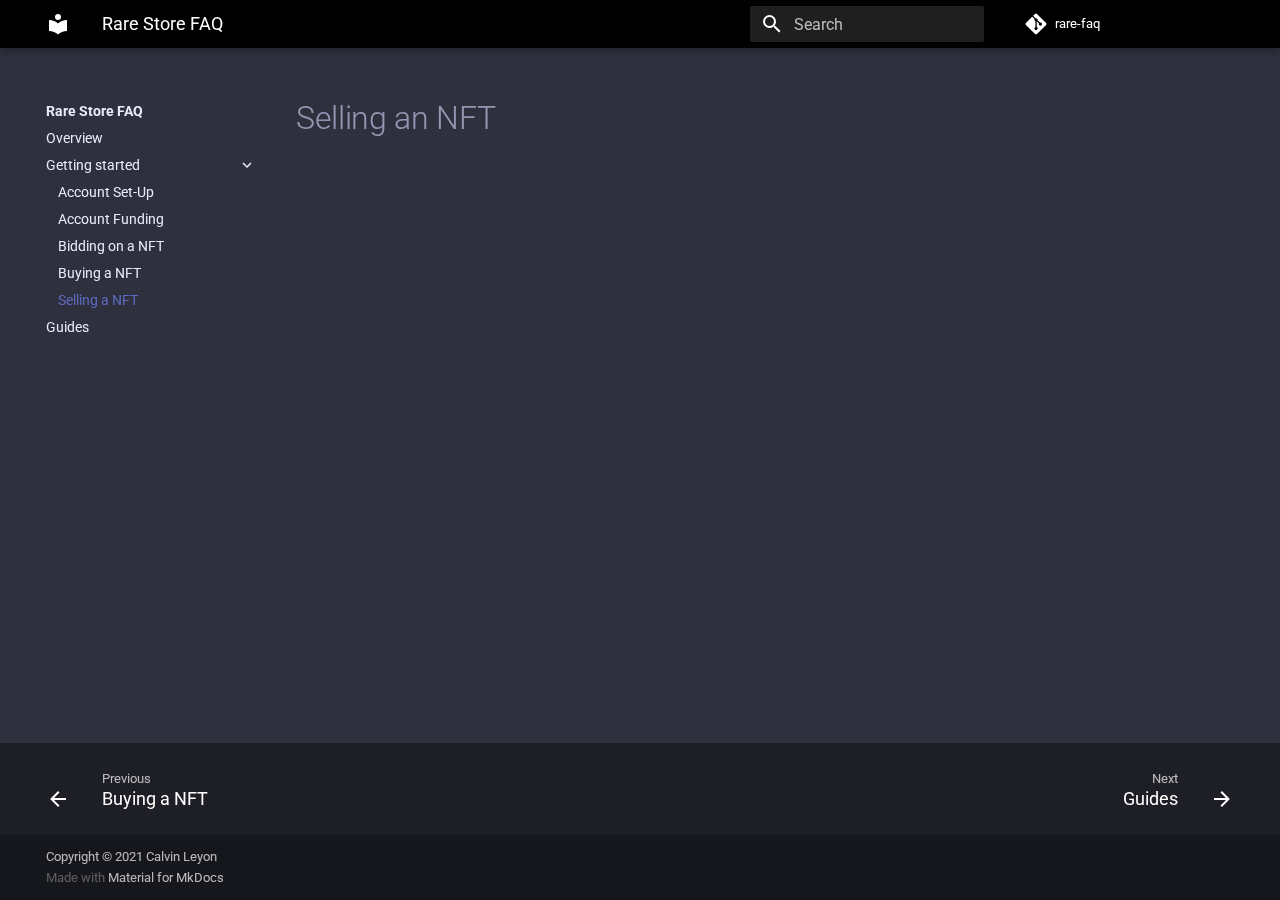
<file: selling/index.html>
<!doctype html>
<html lang="en" class="no-js">
  <head>
    
      <meta charset="utf-8">
      <meta name="viewport" content="width=device-width,initial-scale=1">
      
        <meta name="description" content="The Rare Store FAQ">
      
      
      
        <meta name="author" content="Calvin Leyon">
      
      
        <link rel="canonical" href="https://leyoncorp.github.io/rare-faq/selling/">
      
      <link rel="icon" href="../assets/images/favicon.png">
      <meta name="generator" content="mkdocs-1.2.2, mkdocs-material-7.2.6">
    
    
      
        <title>Selling a NFT - Rare Store FAQ</title>
      
    
    
      <link rel="stylesheet" href="../assets/stylesheets/main.802231af.min.css">
      
        
        <link rel="stylesheet" href="../assets/stylesheets/palette.3f5d1f46.min.css">
        
          
          
          <meta name="theme-color" content="#000000">
        
      
    
    
    
      
        
        <link rel="preconnect" href="https://fonts.gstatic.com" crossorigin>
        <link rel="stylesheet" href="https://fonts.googleapis.com/css?family=Roboto:300,400,400i,700%7CRoboto+Mono&display=fallback">
        <style>:root{--md-text-font-family:"Roboto";--md-code-font-family:"Roboto Mono"}</style>
      
    
    
    
      <link rel="stylesheet" href="../stylesheets/extra.css">
    
    
      


    
    
  </head>
  
  
    
    
    
    
    
    <body dir="ltr" data-md-color-scheme="slate" data-md-color-primary="black" data-md-color-accent="black">
  
    
    <script>function __prefix(e){return new URL("..",location).pathname+"."+e}function __get(e,t=localStorage){return JSON.parse(t.getItem(__prefix(e)))}</script>
    
    <input class="md-toggle" data-md-toggle="drawer" type="checkbox" id="__drawer" autocomplete="off">
    <input class="md-toggle" data-md-toggle="search" type="checkbox" id="__search" autocomplete="off">
    <label class="md-overlay" for="__drawer"></label>
    <div data-md-component="skip">
      
        
        <a href="#selling-an-nft" class="md-skip">
          Skip to content
        </a>
      
    </div>
    <div data-md-component="announce">
      
    </div>
    
      <header class="md-header" data-md-component="header">
  <nav class="md-header__inner md-grid" aria-label="Header">
    <a href=".." title="Rare Store FAQ" class="md-header__button md-logo" aria-label="Rare Store FAQ" data-md-component="logo">
      
  
  <svg xmlns="http://www.w3.org/2000/svg" viewBox="0 0 24 24"><path d="M12 8a3 3 0 0 0 3-3 3 3 0 0 0-3-3 3 3 0 0 0-3 3 3 3 0 0 0 3 3m0 3.54C9.64 9.35 6.5 8 3 8v11c3.5 0 6.64 1.35 9 3.54 2.36-2.19 5.5-3.54 9-3.54V8c-3.5 0-6.64 1.35-9 3.54z"/></svg>

    </a>
    <label class="md-header__button md-icon" for="__drawer">
      <svg xmlns="http://www.w3.org/2000/svg" viewBox="0 0 24 24"><path d="M3 6h18v2H3V6m0 5h18v2H3v-2m0 5h18v2H3v-2z"/></svg>
    </label>
    <div class="md-header__title" data-md-component="header-title">
      <div class="md-header__ellipsis">
        <div class="md-header__topic">
          <span class="md-ellipsis">
            Rare Store FAQ
          </span>
        </div>
        <div class="md-header__topic" data-md-component="header-topic">
          <span class="md-ellipsis">
            
              Selling a NFT
            
          </span>
        </div>
      </div>
    </div>
    
    
    
      <label class="md-header__button md-icon" for="__search">
        <svg xmlns="http://www.w3.org/2000/svg" viewBox="0 0 24 24"><path d="M9.5 3A6.5 6.5 0 0 1 16 9.5c0 1.61-.59 3.09-1.56 4.23l.27.27h.79l5 5-1.5 1.5-5-5v-.79l-.27-.27A6.516 6.516 0 0 1 9.5 16 6.5 6.5 0 0 1 3 9.5 6.5 6.5 0 0 1 9.5 3m0 2C7 5 5 7 5 9.5S7 14 9.5 14 14 12 14 9.5 12 5 9.5 5z"/></svg>
      </label>
      
<div class="md-search" data-md-component="search" role="dialog">
  <label class="md-search__overlay" for="__search"></label>
  <div class="md-search__inner" role="search">
    <form class="md-search__form" name="search">
      <input type="text" class="md-search__input" name="query" aria-label="Search" placeholder="Search" autocapitalize="off" autocorrect="off" autocomplete="off" spellcheck="false" data-md-component="search-query" required>
      <label class="md-search__icon md-icon" for="__search">
        <svg xmlns="http://www.w3.org/2000/svg" viewBox="0 0 24 24"><path d="M9.5 3A6.5 6.5 0 0 1 16 9.5c0 1.61-.59 3.09-1.56 4.23l.27.27h.79l5 5-1.5 1.5-5-5v-.79l-.27-.27A6.516 6.516 0 0 1 9.5 16 6.5 6.5 0 0 1 3 9.5 6.5 6.5 0 0 1 9.5 3m0 2C7 5 5 7 5 9.5S7 14 9.5 14 14 12 14 9.5 12 5 9.5 5z"/></svg>
        <svg xmlns="http://www.w3.org/2000/svg" viewBox="0 0 24 24"><path d="M20 11v2H8l5.5 5.5-1.42 1.42L4.16 12l7.92-7.92L13.5 5.5 8 11h12z"/></svg>
      </label>
      <nav class="md-search__options" aria-label="Search">
        
        <button type="reset" class="md-search__icon md-icon" aria-label="Clear" tabindex="-1">
          <svg xmlns="http://www.w3.org/2000/svg" viewBox="0 0 24 24"><path d="M19 6.41 17.59 5 12 10.59 6.41 5 5 6.41 10.59 12 5 17.59 6.41 19 12 13.41 17.59 19 19 17.59 13.41 12 19 6.41z"/></svg>
        </button>
      </nav>
      
    </form>
    <div class="md-search__output">
      <div class="md-search__scrollwrap" data-md-scrollfix>
        <div class="md-search-result" data-md-component="search-result">
          <div class="md-search-result__meta">
            Initializing search
          </div>
          <ol class="md-search-result__list"></ol>
        </div>
      </div>
    </div>
  </div>
</div>
    
    
      <div class="md-header__source">
        
<a href="https://github.com/leyoncorp/rare-faq" title="Go to repository" class="md-source" data-md-component="source">
  <div class="md-source__icon md-icon">
    
    <svg xmlns="http://www.w3.org/2000/svg" viewBox="0 0 448 512"><path d="M439.55 236.05 244 40.45a28.87 28.87 0 0 0-40.81 0l-40.66 40.63 51.52 51.52c27.06-9.14 52.68 16.77 43.39 43.68l49.66 49.66c34.23-11.8 61.18 31 35.47 56.69-26.49 26.49-70.21-2.87-56-37.34L240.22 199v121.85c25.3 12.54 22.26 41.85 9.08 55a34.34 34.34 0 0 1-48.55 0c-17.57-17.6-11.07-46.91 11.25-56v-123c-20.8-8.51-24.6-30.74-18.64-45L142.57 101 8.45 235.14a28.86 28.86 0 0 0 0 40.81l195.61 195.6a28.86 28.86 0 0 0 40.8 0l194.69-194.69a28.86 28.86 0 0 0 0-40.81z"/></svg>
  </div>
  <div class="md-source__repository">
    rare-faq
  </div>
</a>
      </div>
    
  </nav>
</header>
    
    <div class="md-container" data-md-component="container">
      
      
        
      
      <main class="md-main" data-md-component="main">
        <div class="md-main__inner md-grid">
          
            
              
              <div class="md-sidebar md-sidebar--primary" data-md-component="sidebar" data-md-type="navigation" >
                <div class="md-sidebar__scrollwrap">
                  <div class="md-sidebar__inner">
                    


<nav class="md-nav md-nav--primary" aria-label="Navigation" data-md-level="0">
  <label class="md-nav__title" for="__drawer">
    <a href=".." title="Rare Store FAQ" class="md-nav__button md-logo" aria-label="Rare Store FAQ" data-md-component="logo">
      
  
  <svg xmlns="http://www.w3.org/2000/svg" viewBox="0 0 24 24"><path d="M12 8a3 3 0 0 0 3-3 3 3 0 0 0-3-3 3 3 0 0 0-3 3 3 3 0 0 0 3 3m0 3.54C9.64 9.35 6.5 8 3 8v11c3.5 0 6.64 1.35 9 3.54 2.36-2.19 5.5-3.54 9-3.54V8c-3.5 0-6.64 1.35-9 3.54z"/></svg>

    </a>
    Rare Store FAQ
  </label>
  
    <div class="md-nav__source">
      
<a href="https://github.com/leyoncorp/rare-faq" title="Go to repository" class="md-source" data-md-component="source">
  <div class="md-source__icon md-icon">
    
    <svg xmlns="http://www.w3.org/2000/svg" viewBox="0 0 448 512"><path d="M439.55 236.05 244 40.45a28.87 28.87 0 0 0-40.81 0l-40.66 40.63 51.52 51.52c27.06-9.14 52.68 16.77 43.39 43.68l49.66 49.66c34.23-11.8 61.18 31 35.47 56.69-26.49 26.49-70.21-2.87-56-37.34L240.22 199v121.85c25.3 12.54 22.26 41.85 9.08 55a34.34 34.34 0 0 1-48.55 0c-17.57-17.6-11.07-46.91 11.25-56v-123c-20.8-8.51-24.6-30.74-18.64-45L142.57 101 8.45 235.14a28.86 28.86 0 0 0 0 40.81l195.61 195.6a28.86 28.86 0 0 0 40.8 0l194.69-194.69a28.86 28.86 0 0 0 0-40.81z"/></svg>
  </div>
  <div class="md-source__repository">
    rare-faq
  </div>
</a>
    </div>
  
  <ul class="md-nav__list" data-md-scrollfix>
    
      
      
      

  
  
  
    <li class="md-nav__item">
      <a href=".." class="md-nav__link">
        Overview
      </a>
    </li>
  

    
      
      
      

  
  
    
  
  
    
    <li class="md-nav__item md-nav__item--active md-nav__item--nested">
      
      
        <input class="md-nav__toggle md-toggle" data-md-toggle="__nav_2" type="checkbox" id="__nav_2" checked>
      
      <label class="md-nav__link" for="__nav_2">
        Getting started
        <span class="md-nav__icon md-icon"></span>
      </label>
      <nav class="md-nav" aria-label="Getting started" data-md-level="1">
        <label class="md-nav__title" for="__nav_2">
          <span class="md-nav__icon md-icon"></span>
          Getting started
        </label>
        <ul class="md-nav__list" data-md-scrollfix>
          
            
  
  
  
    <li class="md-nav__item">
      <a href="../onboarding/" class="md-nav__link">
        Account Set-Up
      </a>
    </li>
  

          
            
  
  
  
    <li class="md-nav__item">
      <a href="../wallet/" class="md-nav__link">
        Account Funding
      </a>
    </li>
  

          
            
  
  
  
    <li class="md-nav__item">
      <a href="../bid/" class="md-nav__link">
        Bidding on a NFT
      </a>
    </li>
  

          
            
  
  
  
    <li class="md-nav__item">
      <a href="../purchasing/" class="md-nav__link">
        Buying a NFT
      </a>
    </li>
  

          
            
  
  
    
  
  
    <li class="md-nav__item md-nav__item--active">
      
      <input class="md-nav__toggle md-toggle" data-md-toggle="toc" type="checkbox" id="__toc">
      
      
        
      
      
      <a href="./" class="md-nav__link md-nav__link--active">
        Selling a NFT
      </a>
      
    </li>
  

          
        </ul>
      </nav>
    </li>
  

    
      
      
      

  
  
  
    <li class="md-nav__item">
      <a href="../guides/" class="md-nav__link">
        Guides
      </a>
    </li>
  

    
  </ul>
</nav>
                  </div>
                </div>
              </div>
            
            
              
              <div class="md-sidebar md-sidebar--secondary" data-md-component="sidebar" data-md-type="toc" >
                <div class="md-sidebar__scrollwrap">
                  <div class="md-sidebar__inner">
                    
<nav class="md-nav md-nav--secondary" aria-label="Table of contents">
  
  
  
    
  
  
</nav>
                  </div>
                </div>
              </div>
            
          
          <div class="md-content" data-md-component="content">
            <article class="md-content__inner md-typeset">
              
                
                
                <h1 id="selling-an-nft">Selling an NFT</h1>
                
              
              
                


              
            </article>
          </div>
        </div>
        
      </main>
      
        
<footer class="md-footer">
  
    <nav class="md-footer__inner md-grid" aria-label="Footer">
      
        
        <a href="../purchasing/" class="md-footer__link md-footer__link--prev" aria-label="Previous: Buying a NFT" rel="prev">
          <div class="md-footer__button md-icon">
            <svg xmlns="http://www.w3.org/2000/svg" viewBox="0 0 24 24"><path d="M20 11v2H8l5.5 5.5-1.42 1.42L4.16 12l7.92-7.92L13.5 5.5 8 11h12z"/></svg>
          </div>
          <div class="md-footer__title">
            <div class="md-ellipsis">
              <span class="md-footer__direction">
                Previous
              </span>
              Buying a NFT
            </div>
          </div>
        </a>
      
      
        
        <a href="../guides/" class="md-footer__link md-footer__link--next" aria-label="Next: Guides" rel="next">
          <div class="md-footer__title">
            <div class="md-ellipsis">
              <span class="md-footer__direction">
                Next
              </span>
              Guides
            </div>
          </div>
          <div class="md-footer__button md-icon">
            <svg xmlns="http://www.w3.org/2000/svg" viewBox="0 0 24 24"><path d="M4 11v2h12l-5.5 5.5 1.42 1.42L19.84 12l-7.92-7.92L10.5 5.5 16 11H4z"/></svg>
          </div>
        </a>
      
    </nav>
  
  <div class="md-footer-meta md-typeset">
    <div class="md-footer-meta__inner md-grid">
      <div class="md-footer-copyright">
        
          <div class="md-footer-copyright__highlight">
            Copyright &copy; 2021 Calvin Leyon
          </div>
        
        Made with
        <a href="https://squidfunk.github.io/mkdocs-material/" target="_blank" rel="noopener">
          Material for MkDocs
        </a>
        
      </div>
      
    </div>
  </div>
</footer>
      
    </div>
    <div class="md-dialog" data-md-component="dialog">
      <div class="md-dialog__inner md-typeset"></div>
    </div>
    <script id="__config" type="application/json">{"base": "..", "features": [], "translations": {"clipboard.copy": "Copy to clipboard", "clipboard.copied": "Copied to clipboard", "search.config.lang": "en", "search.config.pipeline": "trimmer, stopWordFilter", "search.config.separator": "[\\s\\-]+", "search.placeholder": "Search", "search.result.placeholder": "Type to start searching", "search.result.none": "No matching documents", "search.result.one": "1 matching document", "search.result.other": "# matching documents", "search.result.more.one": "1 more on this page", "search.result.more.other": "# more on this page", "search.result.term.missing": "Missing", "select.version.title": "Select version"}, "search": "../assets/javascripts/workers/search.409db549.min.js", "version": null}</script>
    
    
      <script src="../assets/javascripts/bundle.756773cc.min.js"></script>
      
    
  </body>
</html>
</file>
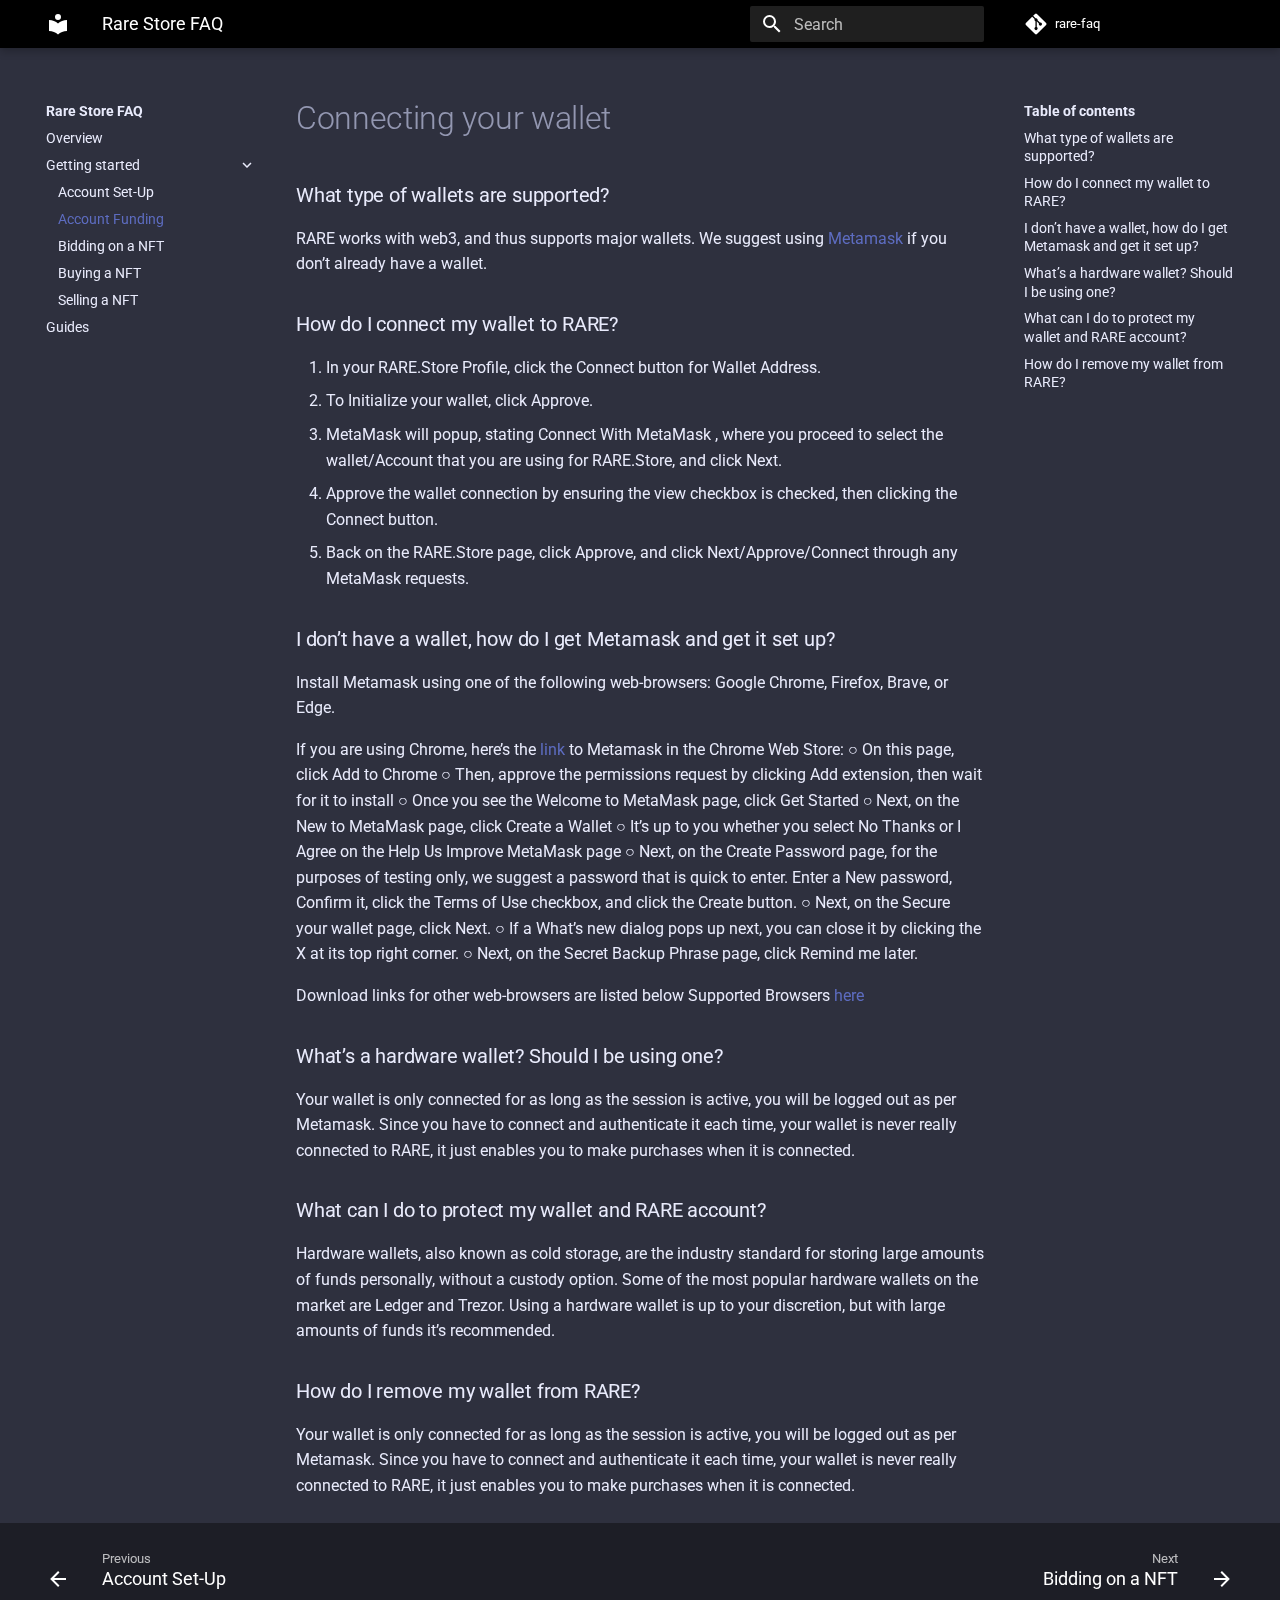
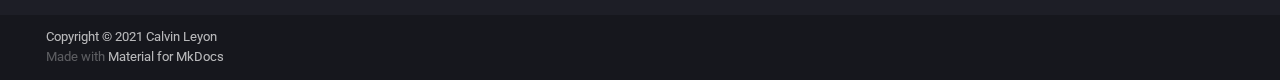
<file: wallet/index.html>
<!doctype html>
<html lang="en" class="no-js">
  <head>
    
      <meta charset="utf-8">
      <meta name="viewport" content="width=device-width,initial-scale=1">
      
        <meta name="description" content="The Rare Store FAQ">
      
      
      
        <meta name="author" content="Calvin Leyon">
      
      
        <link rel="canonical" href="https://leyoncorp.github.io/rare-faq/wallet/">
      
      <link rel="icon" href="../assets/images/favicon.png">
      <meta name="generator" content="mkdocs-1.2.2, mkdocs-material-7.2.6">
    
    
      
        <title>Account Funding - Rare Store FAQ</title>
      
    
    
      <link rel="stylesheet" href="../assets/stylesheets/main.802231af.min.css">
      
        
        <link rel="stylesheet" href="../assets/stylesheets/palette.3f5d1f46.min.css">
        
          
          
          <meta name="theme-color" content="#000000">
        
      
    
    
    
      
        
        <link rel="preconnect" href="https://fonts.gstatic.com" crossorigin>
        <link rel="stylesheet" href="https://fonts.googleapis.com/css?family=Roboto:300,400,400i,700%7CRoboto+Mono&display=fallback">
        <style>:root{--md-text-font-family:"Roboto";--md-code-font-family:"Roboto Mono"}</style>
      
    
    
    
      <link rel="stylesheet" href="../stylesheets/extra.css">
    
    
      


    
    
  </head>
  
  
    
    
    
    
    
    <body dir="ltr" data-md-color-scheme="slate" data-md-color-primary="black" data-md-color-accent="black">
  
    
    <script>function __prefix(e){return new URL("..",location).pathname+"."+e}function __get(e,t=localStorage){return JSON.parse(t.getItem(__prefix(e)))}</script>
    
    <input class="md-toggle" data-md-toggle="drawer" type="checkbox" id="__drawer" autocomplete="off">
    <input class="md-toggle" data-md-toggle="search" type="checkbox" id="__search" autocomplete="off">
    <label class="md-overlay" for="__drawer"></label>
    <div data-md-component="skip">
      
        
        <a href="#connecting-your-wallet" class="md-skip">
          Skip to content
        </a>
      
    </div>
    <div data-md-component="announce">
      
    </div>
    
      <header class="md-header" data-md-component="header">
  <nav class="md-header__inner md-grid" aria-label="Header">
    <a href=".." title="Rare Store FAQ" class="md-header__button md-logo" aria-label="Rare Store FAQ" data-md-component="logo">
      
  
  <svg xmlns="http://www.w3.org/2000/svg" viewBox="0 0 24 24"><path d="M12 8a3 3 0 0 0 3-3 3 3 0 0 0-3-3 3 3 0 0 0-3 3 3 3 0 0 0 3 3m0 3.54C9.64 9.35 6.5 8 3 8v11c3.5 0 6.64 1.35 9 3.54 2.36-2.19 5.5-3.54 9-3.54V8c-3.5 0-6.64 1.35-9 3.54z"/></svg>

    </a>
    <label class="md-header__button md-icon" for="__drawer">
      <svg xmlns="http://www.w3.org/2000/svg" viewBox="0 0 24 24"><path d="M3 6h18v2H3V6m0 5h18v2H3v-2m0 5h18v2H3v-2z"/></svg>
    </label>
    <div class="md-header__title" data-md-component="header-title">
      <div class="md-header__ellipsis">
        <div class="md-header__topic">
          <span class="md-ellipsis">
            Rare Store FAQ
          </span>
        </div>
        <div class="md-header__topic" data-md-component="header-topic">
          <span class="md-ellipsis">
            
              Account Funding
            
          </span>
        </div>
      </div>
    </div>
    
    
    
      <label class="md-header__button md-icon" for="__search">
        <svg xmlns="http://www.w3.org/2000/svg" viewBox="0 0 24 24"><path d="M9.5 3A6.5 6.5 0 0 1 16 9.5c0 1.61-.59 3.09-1.56 4.23l.27.27h.79l5 5-1.5 1.5-5-5v-.79l-.27-.27A6.516 6.516 0 0 1 9.5 16 6.5 6.5 0 0 1 3 9.5 6.5 6.5 0 0 1 9.5 3m0 2C7 5 5 7 5 9.5S7 14 9.5 14 14 12 14 9.5 12 5 9.5 5z"/></svg>
      </label>
      
<div class="md-search" data-md-component="search" role="dialog">
  <label class="md-search__overlay" for="__search"></label>
  <div class="md-search__inner" role="search">
    <form class="md-search__form" name="search">
      <input type="text" class="md-search__input" name="query" aria-label="Search" placeholder="Search" autocapitalize="off" autocorrect="off" autocomplete="off" spellcheck="false" data-md-component="search-query" required>
      <label class="md-search__icon md-icon" for="__search">
        <svg xmlns="http://www.w3.org/2000/svg" viewBox="0 0 24 24"><path d="M9.5 3A6.5 6.5 0 0 1 16 9.5c0 1.61-.59 3.09-1.56 4.23l.27.27h.79l5 5-1.5 1.5-5-5v-.79l-.27-.27A6.516 6.516 0 0 1 9.5 16 6.5 6.5 0 0 1 3 9.5 6.5 6.5 0 0 1 9.5 3m0 2C7 5 5 7 5 9.5S7 14 9.5 14 14 12 14 9.5 12 5 9.5 5z"/></svg>
        <svg xmlns="http://www.w3.org/2000/svg" viewBox="0 0 24 24"><path d="M20 11v2H8l5.5 5.5-1.42 1.42L4.16 12l7.92-7.92L13.5 5.5 8 11h12z"/></svg>
      </label>
      <nav class="md-search__options" aria-label="Search">
        
        <button type="reset" class="md-search__icon md-icon" aria-label="Clear" tabindex="-1">
          <svg xmlns="http://www.w3.org/2000/svg" viewBox="0 0 24 24"><path d="M19 6.41 17.59 5 12 10.59 6.41 5 5 6.41 10.59 12 5 17.59 6.41 19 12 13.41 17.59 19 19 17.59 13.41 12 19 6.41z"/></svg>
        </button>
      </nav>
      
    </form>
    <div class="md-search__output">
      <div class="md-search__scrollwrap" data-md-scrollfix>
        <div class="md-search-result" data-md-component="search-result">
          <div class="md-search-result__meta">
            Initializing search
          </div>
          <ol class="md-search-result__list"></ol>
        </div>
      </div>
    </div>
  </div>
</div>
    
    
      <div class="md-header__source">
        
<a href="https://github.com/leyoncorp/rare-faq" title="Go to repository" class="md-source" data-md-component="source">
  <div class="md-source__icon md-icon">
    
    <svg xmlns="http://www.w3.org/2000/svg" viewBox="0 0 448 512"><path d="M439.55 236.05 244 40.45a28.87 28.87 0 0 0-40.81 0l-40.66 40.63 51.52 51.52c27.06-9.14 52.68 16.77 43.39 43.68l49.66 49.66c34.23-11.8 61.18 31 35.47 56.69-26.49 26.49-70.21-2.87-56-37.34L240.22 199v121.85c25.3 12.54 22.26 41.85 9.08 55a34.34 34.34 0 0 1-48.55 0c-17.57-17.6-11.07-46.91 11.25-56v-123c-20.8-8.51-24.6-30.74-18.64-45L142.57 101 8.45 235.14a28.86 28.86 0 0 0 0 40.81l195.61 195.6a28.86 28.86 0 0 0 40.8 0l194.69-194.69a28.86 28.86 0 0 0 0-40.81z"/></svg>
  </div>
  <div class="md-source__repository">
    rare-faq
  </div>
</a>
      </div>
    
  </nav>
</header>
    
    <div class="md-container" data-md-component="container">
      
      
        
      
      <main class="md-main" data-md-component="main">
        <div class="md-main__inner md-grid">
          
            
              
              <div class="md-sidebar md-sidebar--primary" data-md-component="sidebar" data-md-type="navigation" >
                <div class="md-sidebar__scrollwrap">
                  <div class="md-sidebar__inner">
                    


<nav class="md-nav md-nav--primary" aria-label="Navigation" data-md-level="0">
  <label class="md-nav__title" for="__drawer">
    <a href=".." title="Rare Store FAQ" class="md-nav__button md-logo" aria-label="Rare Store FAQ" data-md-component="logo">
      
  
  <svg xmlns="http://www.w3.org/2000/svg" viewBox="0 0 24 24"><path d="M12 8a3 3 0 0 0 3-3 3 3 0 0 0-3-3 3 3 0 0 0-3 3 3 3 0 0 0 3 3m0 3.54C9.64 9.35 6.5 8 3 8v11c3.5 0 6.64 1.35 9 3.54 2.36-2.19 5.5-3.54 9-3.54V8c-3.5 0-6.64 1.35-9 3.54z"/></svg>

    </a>
    Rare Store FAQ
  </label>
  
    <div class="md-nav__source">
      
<a href="https://github.com/leyoncorp/rare-faq" title="Go to repository" class="md-source" data-md-component="source">
  <div class="md-source__icon md-icon">
    
    <svg xmlns="http://www.w3.org/2000/svg" viewBox="0 0 448 512"><path d="M439.55 236.05 244 40.45a28.87 28.87 0 0 0-40.81 0l-40.66 40.63 51.52 51.52c27.06-9.14 52.68 16.77 43.39 43.68l49.66 49.66c34.23-11.8 61.18 31 35.47 56.69-26.49 26.49-70.21-2.87-56-37.34L240.22 199v121.85c25.3 12.54 22.26 41.85 9.08 55a34.34 34.34 0 0 1-48.55 0c-17.57-17.6-11.07-46.91 11.25-56v-123c-20.8-8.51-24.6-30.74-18.64-45L142.57 101 8.45 235.14a28.86 28.86 0 0 0 0 40.81l195.61 195.6a28.86 28.86 0 0 0 40.8 0l194.69-194.69a28.86 28.86 0 0 0 0-40.81z"/></svg>
  </div>
  <div class="md-source__repository">
    rare-faq
  </div>
</a>
    </div>
  
  <ul class="md-nav__list" data-md-scrollfix>
    
      
      
      

  
  
  
    <li class="md-nav__item">
      <a href=".." class="md-nav__link">
        Overview
      </a>
    </li>
  

    
      
      
      

  
  
    
  
  
    
    <li class="md-nav__item md-nav__item--active md-nav__item--nested">
      
      
        <input class="md-nav__toggle md-toggle" data-md-toggle="__nav_2" type="checkbox" id="__nav_2" checked>
      
      <label class="md-nav__link" for="__nav_2">
        Getting started
        <span class="md-nav__icon md-icon"></span>
      </label>
      <nav class="md-nav" aria-label="Getting started" data-md-level="1">
        <label class="md-nav__title" for="__nav_2">
          <span class="md-nav__icon md-icon"></span>
          Getting started
        </label>
        <ul class="md-nav__list" data-md-scrollfix>
          
            
  
  
  
    <li class="md-nav__item">
      <a href="../onboarding/" class="md-nav__link">
        Account Set-Up
      </a>
    </li>
  

          
            
  
  
    
  
  
    <li class="md-nav__item md-nav__item--active">
      
      <input class="md-nav__toggle md-toggle" data-md-toggle="toc" type="checkbox" id="__toc">
      
      
        
      
      
        <label class="md-nav__link md-nav__link--active" for="__toc">
          Account Funding
          <span class="md-nav__icon md-icon"></span>
        </label>
      
      <a href="./" class="md-nav__link md-nav__link--active">
        Account Funding
      </a>
      
        
<nav class="md-nav md-nav--secondary" aria-label="Table of contents">
  
  
  
    
  
  
    <label class="md-nav__title" for="__toc">
      <span class="md-nav__icon md-icon"></span>
      Table of contents
    </label>
    <ul class="md-nav__list" data-md-component="toc" data-md-scrollfix>
      
        <li class="md-nav__item">
  <a href="#what-type-of-wallets-are-supported" class="md-nav__link">
    What type of wallets are supported?
  </a>
  
</li>
      
        <li class="md-nav__item">
  <a href="#how-do-i-connect-my-wallet-to-rare" class="md-nav__link">
    How do I connect my wallet to RARE?
  </a>
  
</li>
      
        <li class="md-nav__item">
  <a href="#i-dont-have-a-wallet-how-do-i-get-metamask-and-get-it-set-up" class="md-nav__link">
    I don’t have a wallet, how do I get Metamask and get it set up?
  </a>
  
</li>
      
        <li class="md-nav__item">
  <a href="#whats-a-hardware-wallet-should-i-be-using-one" class="md-nav__link">
    What’s a hardware wallet? Should I be using one?
  </a>
  
</li>
      
        <li class="md-nav__item">
  <a href="#what-can-i-do-to-protect-my-wallet-and-rare-account" class="md-nav__link">
    What can I do to protect my wallet and RARE account?
  </a>
  
</li>
      
        <li class="md-nav__item">
  <a href="#how-do-i-remove-my-wallet-from-rare" class="md-nav__link">
    How do I remove my wallet from RARE?
  </a>
  
</li>
      
    </ul>
  
</nav>
      
    </li>
  

          
            
  
  
  
    <li class="md-nav__item">
      <a href="../bid/" class="md-nav__link">
        Bidding on a NFT
      </a>
    </li>
  

          
            
  
  
  
    <li class="md-nav__item">
      <a href="../purchasing/" class="md-nav__link">
        Buying a NFT
      </a>
    </li>
  

          
            
  
  
  
    <li class="md-nav__item">
      <a href="../selling/" class="md-nav__link">
        Selling a NFT
      </a>
    </li>
  

          
        </ul>
      </nav>
    </li>
  

    
      
      
      

  
  
  
    <li class="md-nav__item">
      <a href="../guides/" class="md-nav__link">
        Guides
      </a>
    </li>
  

    
  </ul>
</nav>
                  </div>
                </div>
              </div>
            
            
              
              <div class="md-sidebar md-sidebar--secondary" data-md-component="sidebar" data-md-type="toc" >
                <div class="md-sidebar__scrollwrap">
                  <div class="md-sidebar__inner">
                    
<nav class="md-nav md-nav--secondary" aria-label="Table of contents">
  
  
  
    
  
  
    <label class="md-nav__title" for="__toc">
      <span class="md-nav__icon md-icon"></span>
      Table of contents
    </label>
    <ul class="md-nav__list" data-md-component="toc" data-md-scrollfix>
      
        <li class="md-nav__item">
  <a href="#what-type-of-wallets-are-supported" class="md-nav__link">
    What type of wallets are supported?
  </a>
  
</li>
      
        <li class="md-nav__item">
  <a href="#how-do-i-connect-my-wallet-to-rare" class="md-nav__link">
    How do I connect my wallet to RARE?
  </a>
  
</li>
      
        <li class="md-nav__item">
  <a href="#i-dont-have-a-wallet-how-do-i-get-metamask-and-get-it-set-up" class="md-nav__link">
    I don’t have a wallet, how do I get Metamask and get it set up?
  </a>
  
</li>
      
        <li class="md-nav__item">
  <a href="#whats-a-hardware-wallet-should-i-be-using-one" class="md-nav__link">
    What’s a hardware wallet? Should I be using one?
  </a>
  
</li>
      
        <li class="md-nav__item">
  <a href="#what-can-i-do-to-protect-my-wallet-and-rare-account" class="md-nav__link">
    What can I do to protect my wallet and RARE account?
  </a>
  
</li>
      
        <li class="md-nav__item">
  <a href="#how-do-i-remove-my-wallet-from-rare" class="md-nav__link">
    How do I remove my wallet from RARE?
  </a>
  
</li>
      
    </ul>
  
</nav>
                  </div>
                </div>
              </div>
            
          
          <div class="md-content" data-md-component="content">
            <article class="md-content__inner md-typeset">
              
                
                
                <h1 id="connecting-your-wallet">Connecting your wallet</h1>
<h3 id="what-type-of-wallets-are-supported">What type of wallets are supported?</h3>
<p>RARE works with web3, and thus supports major wallets. We suggest using <a href="https://metamask.io/">Metamask</a> if you don’t already have a wallet.</p>
<h3 id="how-do-i-connect-my-wallet-to-rare">How do I connect my wallet to RARE?</h3>
<ol>
<li>In your RARE.Store Profile, click the Connect button for Wallet Address. </li>
<li>To Initialize your wallet, click Approve. </li>
<li>MetaMask will popup, stating Connect With MetaMask , where you proceed to select the wallet/Account that you are using for RARE.Store, and click Next. </li>
<li>Approve the wallet connection by ensuring the view checkbox is checked, then clicking the Connect button. </li>
<li>Back on the RARE.Store page, click Approve, and click Next/Approve/Connect through any MetaMask requests. </li>
</ol>
<h3 id="i-dont-have-a-wallet-how-do-i-get-metamask-and-get-it-set-up">I don’t have a wallet, how do I get Metamask and get it set up?</h3>
<p>Install Metamask using one of the following web-browsers: Google Chrome, Firefox, Brave, or Edge.</p>
<p>If you are using Chrome, here’s the <a href="https://chrome.google.com/webstore/detail/metamask/nkbihfbeogaeaoehlefnkodbefgpgknn">link</a> to Metamask in the Chrome Web Store: 
○ On this page, click Add to Chrome 
○ Then, approve the permissions request by clicking Add extension, then wait for it to install 
○ Once you see the Welcome to MetaMask page, click Get Started 
○ Next, on the New to MetaMask page, click Create a Wallet 
○ It’s up to you whether you select No Thanks or I Agree on the Help Us Improve MetaMask page
○ Next, on the Create Password page, for the purposes of testing only, we suggest a password that is quick to enter. Enter a New password, Confirm it, click the Terms of Use checkbox, and click the Create button. 
○ Next, on the Secure your wallet page, click Next. 
○ If a What’s new dialog pops up next, you can close it by clicking the X at its top right corner. 
○ Next, on the Secret Backup Phrase page, click Remind me later. </p>
<p>Download links for other web-browsers are listed below Supported Browsers <a href="https://metamask.io/download.html">here</a> </p>
<h3 id="whats-a-hardware-wallet-should-i-be-using-one">What’s a hardware wallet? Should I be using one?</h3>
<p>Your wallet is only connected for as long as the session is active, you will be logged out as per Metamask. Since you have to connect and authenticate it each time, your wallet is never really connected to RARE, it just enables you to make purchases when it is connected.</p>
<h3 id="what-can-i-do-to-protect-my-wallet-and-rare-account">What can I do to protect my wallet and RARE account?</h3>
<p>Hardware wallets, also known as cold storage, are the industry standard for storing large amounts of funds personally, without a custody option. Some of the most popular hardware wallets on the market are Ledger and Trezor. Using a hardware wallet is up to your discretion, but with large amounts of funds it’s recommended.</p>
<h3 id="how-do-i-remove-my-wallet-from-rare">How do I remove my wallet from RARE?</h3>
<p>Your wallet is only connected for as long as the session is active, you will be logged out as per Metamask. Since you have to connect and authenticate it each time, your wallet is never really connected to RARE, it just enables you to make purchases when it is connected. </p>
                
              
              
                


              
            </article>
          </div>
        </div>
        
      </main>
      
        
<footer class="md-footer">
  
    <nav class="md-footer__inner md-grid" aria-label="Footer">
      
        
        <a href="../onboarding/" class="md-footer__link md-footer__link--prev" aria-label="Previous: Account Set-Up" rel="prev">
          <div class="md-footer__button md-icon">
            <svg xmlns="http://www.w3.org/2000/svg" viewBox="0 0 24 24"><path d="M20 11v2H8l5.5 5.5-1.42 1.42L4.16 12l7.92-7.92L13.5 5.5 8 11h12z"/></svg>
          </div>
          <div class="md-footer__title">
            <div class="md-ellipsis">
              <span class="md-footer__direction">
                Previous
              </span>
              Account Set-Up
            </div>
          </div>
        </a>
      
      
        
        <a href="../bid/" class="md-footer__link md-footer__link--next" aria-label="Next: Bidding on a NFT" rel="next">
          <div class="md-footer__title">
            <div class="md-ellipsis">
              <span class="md-footer__direction">
                Next
              </span>
              Bidding on a NFT
            </div>
          </div>
          <div class="md-footer__button md-icon">
            <svg xmlns="http://www.w3.org/2000/svg" viewBox="0 0 24 24"><path d="M4 11v2h12l-5.5 5.5 1.42 1.42L19.84 12l-7.92-7.92L10.5 5.5 16 11H4z"/></svg>
          </div>
        </a>
      
    </nav>
  
  <div class="md-footer-meta md-typeset">
    <div class="md-footer-meta__inner md-grid">
      <div class="md-footer-copyright">
        
          <div class="md-footer-copyright__highlight">
            Copyright &copy; 2021 Calvin Leyon
          </div>
        
        Made with
        <a href="https://squidfunk.github.io/mkdocs-material/" target="_blank" rel="noopener">
          Material for MkDocs
        </a>
        
      </div>
      
    </div>
  </div>
</footer>
      
    </div>
    <div class="md-dialog" data-md-component="dialog">
      <div class="md-dialog__inner md-typeset"></div>
    </div>
    <script id="__config" type="application/json">{"base": "..", "features": [], "translations": {"clipboard.copy": "Copy to clipboard", "clipboard.copied": "Copied to clipboard", "search.config.lang": "en", "search.config.pipeline": "trimmer, stopWordFilter", "search.config.separator": "[\\s\\-]+", "search.placeholder": "Search", "search.result.placeholder": "Type to start searching", "search.result.none": "No matching documents", "search.result.one": "1 matching document", "search.result.other": "# matching documents", "search.result.more.one": "1 more on this page", "search.result.more.other": "# more on this page", "search.result.term.missing": "Missing", "select.version.title": "Select version"}, "search": "../assets/javascripts/workers/search.409db549.min.js", "version": null}</script>
    
    
      <script src="../assets/javascripts/bundle.756773cc.min.js"></script>
      
    
  </body>
</html>
</file>
<file: stylesheets/extra.css>
.md-primary-fg-color {
    background: #EE0F0F;
    color: red;
}


.md-primary-fg-color--light {
    background: #ECB7B7;
    color: red;
}


.md-primary-fg-color--dark {
    background: #90030C;
    color: red
}
</file>
<file: assets/stylesheets/main.802231af.min.css>
@charset "UTF-8";html{-webkit-text-size-adjust:none;-moz-text-size-adjust:none;-ms-text-size-adjust:none;text-size-adjust:none;box-sizing:border-box}*,:after,:before{box-sizing:inherit}body{margin:0}a,button,input,label{-webkit-tap-highlight-color:transparent}a{color:inherit;text-decoration:none}hr{border:0;box-sizing:content-box;display:block;height:.05rem;overflow:visible;padding:0}small{font-size:80%}sub,sup{line-height:1em}img{border-style:none}table{border-collapse:separate;border-spacing:0}td,th{font-weight:400;vertical-align:top}button{background:transparent;border:0;font-family:inherit;font-size:inherit;margin:0;padding:0}input{border:0;outline:none}:root{--md-default-fg-color:rgba(0,0,0,0.87);--md-default-fg-color--light:rgba(0,0,0,0.54);--md-default-fg-color--lighter:rgba(0,0,0,0.32);--md-default-fg-color--lightest:rgba(0,0,0,0.07);--md-default-bg-color:#fff;--md-default-bg-color--light:hsla(0,0%,100%,0.7);--md-default-bg-color--lighter:hsla(0,0%,100%,0.3);--md-default-bg-color--lightest:hsla(0,0%,100%,0.12);--md-primary-fg-color:#4051b5;--md-primary-fg-color--light:#5d6cc0;--md-primary-fg-color--dark:#303fa1;--md-primary-bg-color:#fff;--md-primary-bg-color--light:hsla(0,0%,100%,0.7);--md-accent-fg-color:#526cfe;--md-accent-fg-color--transparent:rgba(82,108,254,0.1);--md-accent-bg-color:#fff;--md-accent-bg-color--light:hsla(0,0%,100%,0.7)}:root>*{--md-code-fg-color:#36464e;--md-code-bg-color:#f5f5f5;--md-code-hl-color:rgba(255,255,0,0.5);--md-code-hl-number-color:#d52a2a;--md-code-hl-special-color:#db1457;--md-code-hl-function-color:#a846b9;--md-code-hl-constant-color:#6e59d9;--md-code-hl-keyword-color:#3f6ec6;--md-code-hl-string-color:#1c7d4d;--md-code-hl-name-color:var(--md-code-fg-color);--md-code-hl-operator-color:var(--md-default-fg-color--light);--md-code-hl-punctuation-color:var(--md-default-fg-color--light);--md-code-hl-comment-color:var(--md-default-fg-color--light);--md-code-hl-generic-color:var(--md-default-fg-color--light);--md-code-hl-variable-color:var(--md-default-fg-color--light);--md-typeset-color:var(--md-default-fg-color);--md-typeset-a-color:var(--md-primary-fg-color);--md-typeset-mark-color:rgba(255,255,0,0.5);--md-typeset-del-color:hsla(6,90%,60%,0.15);--md-typeset-ins-color:rgba(11,213,112,0.15);--md-typeset-kbd-color:#fafafa;--md-typeset-kbd-accent-color:#fff;--md-typeset-kbd-border-color:#b8b8b8;--md-typeset-table-color:rgba(0,0,0,0.12);--md-admonition-fg-color:var(--md-default-fg-color);--md-admonition-bg-color:var(--md-default-bg-color);--md-footer-fg-color:#fff;--md-footer-fg-color--light:hsla(0,0%,100%,0.7);--md-footer-fg-color--lighter:hsla(0,0%,100%,0.3);--md-footer-bg-color:rgba(0,0,0,0.87);--md-footer-bg-color--dark:rgba(0,0,0,0.32)}.md-icon svg{fill:currentColor;display:block;height:1.2rem;width:1.2rem}body{-webkit-font-smoothing:antialiased;-moz-osx-font-smoothing:grayscale}body,input{font-feature-settings:"kern","liga";font-family:var(--md-text-font-family,_),-apple-system,BlinkMacSystemFont,Helvetica,Arial,sans-serif}body,code,input,kbd,pre{color:var(--md-typeset-color)}code,kbd,pre{font-feature-settings:"kern";font-family:var(--md-code-font-family,_),SFMono-Regular,Consolas,Menlo,monospace}:root{--md-typeset-table-sort-icon:url('data:image/svg+xml;charset=utf-8,<svg xmlns="http://www.w3.org/2000/svg" viewBox="0 0 24 24"><path d="m18 21-4-4h3V7h-3l4-4 4 4h-3v10h3M2 19v-2h10v2M2 13v-2h7v2M2 7V5h4v2H2z"/></svg>');--md-typeset-table-sort-icon--asc:url('data:image/svg+xml;charset=utf-8,<svg xmlns="http://www.w3.org/2000/svg" viewBox="0 0 24 24"><path d="M19 17h3l-4 4-4-4h3V3h2M2 17h10v2H2M6 5v2H2V5m0 6h7v2H2v-2z"/></svg>');--md-typeset-table-sort-icon--desc:url('data:image/svg+xml;charset=utf-8,<svg xmlns="http://www.w3.org/2000/svg" viewBox="0 0 24 24"><path d="M19 7h3l-4-4-4 4h3v14h2M2 17h10v2H2M6 5v2H2V5m0 6h7v2H2v-2z"/></svg>')}.md-typeset{-webkit-print-color-adjust:exact;color-adjust:exact;font-size:.8rem;line-height:1.6}@media print{.md-typeset{font-size:.68rem}}.md-typeset blockquote,.md-typeset dl,.md-typeset figure,.md-typeset ol,.md-typeset pre,.md-typeset ul{margin:1em 0}.md-typeset h1{color:var(--md-default-fg-color--light);font-size:2em;line-height:1.3;margin:0 0 1.25em}.md-typeset h1,.md-typeset h2{font-weight:300;letter-spacing:-.01em}.md-typeset h2{font-size:1.5625em;line-height:1.4;margin:1.6em 0 .64em}.md-typeset h3{font-size:1.25em;font-weight:400;letter-spacing:-.01em;line-height:1.5;margin:1.6em 0 .8em}.md-typeset h2+h3{margin-top:.8em}.md-typeset h4{font-weight:700;letter-spacing:-.01em;margin:1em 0}.md-typeset h5,.md-typeset h6{color:var(--md-default-fg-color--light);font-size:.8em;font-weight:700;letter-spacing:-.01em;margin:1.25em 0}.md-typeset h5{text-transform:uppercase}.md-typeset hr{border-bottom:.05rem solid var(--md-default-fg-color--lightest);display:flow-root;margin:1.5em 0}.md-typeset a{color:var(--md-typeset-a-color);word-break:break-word}.md-typeset a,.md-typeset a:before{transition:color 125ms}.md-typeset a:focus,.md-typeset a:hover{color:var(--md-accent-fg-color)}.md-typeset a.focus-visible{outline-color:var(--md-accent-fg-color);outline-offset:.2rem}.md-typeset code,.md-typeset kbd,.md-typeset pre{color:var(--md-code-fg-color);direction:ltr}@media print{.md-typeset code,.md-typeset kbd,.md-typeset pre{white-space:pre-wrap}}.md-typeset code{background-color:var(--md-code-bg-color);border-radius:.1rem;-webkit-box-decoration-break:clone;box-decoration-break:clone;font-size:.85em;padding:0 .2941176471em;word-break:break-word}.md-typeset code:not(.focus-visible){-webkit-tap-highlight-color:transparent;outline:none}.md-typeset h1 code,.md-typeset h2 code,.md-typeset h3 code,.md-typeset h4 code,.md-typeset h5 code,.md-typeset h6 code{background-color:transparent;box-shadow:none;margin:initial;padding:initial}.md-typeset a code{color:currentColor}.md-typeset pre{display:flow-root;line-height:1.4;position:relative}.md-typeset pre>code{-webkit-box-decoration-break:slice;box-decoration-break:slice;box-shadow:none;display:block;margin:0;overflow:auto;padding:.7720588235em 1.1764705882em;scrollbar-color:var(--md-default-fg-color--lighter) transparent;scrollbar-width:thin;touch-action:auto;word-break:normal}.md-typeset pre>code:hover{scrollbar-color:var(--md-accent-fg-color) transparent}.md-typeset pre>code::-webkit-scrollbar{height:.2rem;width:.2rem}.md-typeset pre>code::-webkit-scrollbar-thumb{background-color:var(--md-default-fg-color--lighter)}.md-typeset pre>code::-webkit-scrollbar-thumb:hover{background-color:var(--md-accent-fg-color)}@media screen and (max-width:44.9375em){.md-typeset>pre{margin:1em -.8rem}.md-typeset>pre code{border-radius:0}}.md-typeset kbd{background-color:var(--md-typeset-kbd-color);border-radius:.1rem;box-shadow:0 .1rem 0 .05rem var(--md-typeset-kbd-border-color),0 .1rem 0 var(--md-typeset-kbd-border-color),0 -.1rem .2rem var(--md-typeset-kbd-accent-color) inset;color:var(--md-default-fg-color);display:inline-block;font-size:.75em;padding:0 .6666666667em;vertical-align:text-top;word-break:break-word}.md-typeset mark{background-color:var(--md-typeset-mark-color);-webkit-box-decoration-break:clone;box-decoration-break:clone;color:inherit;word-break:break-word}.md-typeset abbr{border-bottom:.05rem dotted var(--md-default-fg-color--light);cursor:help;text-decoration:none}@media (hover:none){.md-typeset abbr{position:relative}.md-typeset abbr[title]:focus:after,.md-typeset abbr[title]:hover:after{background-color:var(--md-default-fg-color);border-radius:.1rem;box-shadow:0 2px 2px 0 rgba(0,0,0,.14),0 1px 5px 0 rgba(0,0,0,.12),0 3px 1px -2px rgba(0,0,0,.2);color:var(--md-default-bg-color);content:attr(title);display:inline-block;font-size:.7rem;left:0;margin-top:2em;max-width:80%;min-width:-webkit-max-content;min-width:-moz-max-content;min-width:max-content;padding:.2rem .3rem;position:absolute;width:auto}}.md-typeset small{opacity:.75}.md-typeset sub,.md-typeset sup{margin-left:.078125em}[dir=rtl] .md-typeset sub,[dir=rtl] .md-typeset sup{margin-left:0;margin-right:.078125em}.md-typeset blockquote{border-left:.2rem solid var(--md-default-fg-color--lighter);color:var(--md-default-fg-color--light);padding-left:.6rem}[dir=rtl] .md-typeset blockquote{border-left:initial;border-right:.2rem solid var(--md-default-fg-color--lighter);padding-left:0;padding-right:.6rem}.md-typeset ul{list-style-type:disc}.md-typeset ol,.md-typeset ul{display:flow-root;margin-left:.625em;padding:0}[dir=rtl] .md-typeset ol,[dir=rtl] .md-typeset ul{margin-left:0;margin-right:.625em}.md-typeset ol ol,.md-typeset ul ol{list-style-type:lower-alpha}.md-typeset ol ol ol,.md-typeset ul ol ol{list-style-type:lower-roman}.md-typeset ol li,.md-typeset ul li{margin-bottom:.5em;margin-left:1.25em}[dir=rtl] .md-typeset ol li,[dir=rtl] .md-typeset ul li{margin-left:0;margin-right:1.25em}.md-typeset ol li blockquote,.md-typeset ol li p,.md-typeset ul li blockquote,.md-typeset ul li p{margin:.5em 0}.md-typeset ol li:last-child,.md-typeset ul li:last-child{margin-bottom:0}.md-typeset ol li ol,.md-typeset ol li ul,.md-typeset ul li ol,.md-typeset ul li ul{margin:.5em 0 .5em .625em}[dir=rtl] .md-typeset ol li ol,[dir=rtl] .md-typeset ol li ul,[dir=rtl] .md-typeset ul li ol,[dir=rtl] .md-typeset ul li ul{margin-left:0;margin-right:.625em}.md-typeset dd{margin:1em 0 1.5em 1.875em}[dir=rtl] .md-typeset dd{margin-left:0;margin-right:1.875em}.md-typeset img,.md-typeset svg{height:auto;max-width:100%}.md-typeset img[align=left],.md-typeset svg[align=left]{margin:1em 1em 1em 0}.md-typeset img[align=right],.md-typeset svg[align=right]{margin:1em 0 1em 1em}.md-typeset img[align]:only-child,.md-typeset svg[align]:only-child{margin-top:0}.md-typeset figure{display:flow-root;margin:0 auto;max-width:100%;text-align:center;width:-webkit-fit-content;width:-moz-fit-content;width:fit-content}.md-typeset figure img{display:block}.md-typeset figcaption{font-style:italic;margin:1em auto 2em;max-width:24rem}.md-typeset iframe{max-width:100%}.md-typeset table:not([class]){background-color:var(--md-default-bg-color);border:.05rem solid var(--md-typeset-table-color);border-radius:.1rem;display:inline-block;font-size:.64rem;max-width:100%;overflow:auto;touch-action:auto}@media print{.md-typeset table:not([class]){display:table}}.md-typeset table:not([class])+*{margin-top:1.5em}.md-typeset table:not([class]) td>:first-child,.md-typeset table:not([class]) th>:first-child{margin-top:0}.md-typeset table:not([class]) td>:last-child,.md-typeset table:not([class]) th>:last-child{margin-bottom:0}.md-typeset table:not([class]) td:not([align]),.md-typeset table:not([class]) th:not([align]){text-align:left}[dir=rtl] .md-typeset table:not([class]) td:not([align]),[dir=rtl] .md-typeset table:not([class]) th:not([align]){text-align:right}.md-typeset table:not([class]) th{font-weight:700;min-width:5rem;padding:.9375em 1.25em;vertical-align:top}.md-typeset table:not([class]) th a{color:inherit}.md-typeset table:not([class]) td{border-top:.05rem solid var(--md-typeset-table-color);padding:.9375em 1.25em;vertical-align:top}.md-typeset table:not([class]) tbody tr{transition:background-color 125ms}.md-typeset table:not([class]) tbody tr:hover{background-color:rgba(0,0,0,.035);box-shadow:0 .05rem 0 var(--md-default-bg-color) inset}.md-typeset table:not([class]) a{word-break:normal}.md-typeset table th[role=columnheader]{cursor:pointer}.md-typeset table th[role=columnheader]:after{content:"";display:inline-block;height:1.2em;margin-left:.5em;-webkit-mask-image:var(--md-typeset-table-sort-icon);mask-image:var(--md-typeset-table-sort-icon);-webkit-mask-repeat:no-repeat;mask-repeat:no-repeat;-webkit-mask-size:contain;mask-size:contain;transition:background-color 125ms;vertical-align:text-bottom;width:1.2em}.md-typeset table th[role=columnheader]:hover:after{background-color:var(--md-default-fg-color--lighter)}.md-typeset table th[role=columnheader][aria-sort=ascending]:after{background-color:var(--md-default-fg-color--light);-webkit-mask-image:var(--md-typeset-table-sort-icon--asc);mask-image:var(--md-typeset-table-sort-icon--asc)}.md-typeset table th[role=columnheader][aria-sort=descending]:after{background-color:var(--md-default-fg-color--light);-webkit-mask-image:var(--md-typeset-table-sort-icon--desc);mask-image:var(--md-typeset-table-sort-icon--desc)}.md-typeset__scrollwrap{margin:1em -.8rem;overflow-x:auto;touch-action:auto}.md-typeset__table{display:inline-block;margin-bottom:.5em;padding:0 .8rem}@media print{.md-typeset__table{display:block}}html .md-typeset__table table{display:table;margin:0;overflow:hidden;width:100%}html{font-size:125%;height:100%;overflow-x:hidden}@media screen and (min-width:100em){html{font-size:137.5%}}@media screen and (min-width:125em){html{font-size:150%}}body{background-color:var(--md-default-bg-color);display:flex;flex-direction:column;font-size:.5rem;min-height:100%;position:relative;width:100%}@media print{body{display:block}}@media screen and (max-width:59.9375em){body[data-md-state=lock]{position:fixed}}.md-grid{margin-left:auto;margin-right:auto;max-width:61rem}.md-container{display:flex;flex-direction:column;flex-grow:1}@media print{.md-container{display:block}}.md-main{flex-grow:1}.md-main__inner{display:flex;height:100%;margin-top:1.5rem}.md-ellipsis{overflow:hidden;text-overflow:ellipsis;white-space:nowrap}.md-toggle{display:none}.md-option{height:0;opacity:0;position:absolute;width:0}.md-option:checked+label:not([hidden]){display:block}.md-option.focus-visible+label{outline-color:var(--md-accent-fg-color);outline-style:auto}.md-skip{background-color:var(--md-default-fg-color);border-radius:.1rem;color:var(--md-default-bg-color);font-size:.64rem;margin:.5rem;opacity:0;outline-color:var(--md-accent-fg-color);padding:.3rem .5rem;position:fixed;transform:translateY(.4rem);z-index:-1}.md-skip:focus{opacity:1;transform:translateY(0);transition:transform .25s cubic-bezier(.4,0,.2,1),opacity 175ms 75ms;z-index:10}@page{margin:25mm}.md-announce{background-color:var(--md-footer-bg-color);overflow:auto}@media print{.md-announce{display:none}}.md-announce__inner{color:var(--md-footer-fg-color);font-size:.7rem;margin:.6rem auto;padding:0 .8rem}:root{--md-clipboard-icon:url('data:image/svg+xml;charset=utf-8,<svg xmlns="http://www.w3.org/2000/svg" viewBox="0 0 24 24"><path d="M19 21H8V7h11m0-2H8a2 2 0 0 0-2 2v14a2 2 0 0 0 2 2h11a2 2 0 0 0 2-2V7a2 2 0 0 0-2-2m-3-4H4a2 2 0 0 0-2 2v14h2V3h12V1z"/></svg>')}.md-clipboard{border-radius:.1rem;color:var(--md-default-fg-color--lightest);cursor:pointer;height:1.5em;outline-color:var(--md-accent-fg-color);outline-offset:.1rem;position:absolute;right:.5em;top:.5em;transition:color .25s;width:1.5em;z-index:1}@media print{.md-clipboard{display:none}}.md-clipboard:not(.focus-visible){-webkit-tap-highlight-color:transparent;outline:none}:hover>.md-clipboard{color:var(--md-default-fg-color--light)}.md-clipboard:focus,.md-clipboard:hover{color:var(--md-accent-fg-color)}.md-clipboard:after{background-color:currentColor;content:"";display:block;height:1.125em;margin:0 auto;-webkit-mask-image:var(--md-clipboard-icon);mask-image:var(--md-clipboard-icon);-webkit-mask-repeat:no-repeat;mask-repeat:no-repeat;-webkit-mask-size:contain;mask-size:contain;width:1.125em}.md-clipboard--inline{cursor:pointer}.md-clipboard--inline code{transition:color .25s,background-color .25s}.md-clipboard--inline:focus code,.md-clipboard--inline:hover code{background-color:var(--md-accent-fg-color--transparent);color:var(--md-accent-fg-color)}.md-content{flex-grow:1;overflow:hidden;scroll-padding-top:51.2rem}.md-content__inner{margin:0 .8rem 1.2rem;padding-top:.6rem}@media screen and (min-width:76.25em){.md-sidebar--primary:not([hidden])~.md-content>.md-content__inner{margin-left:1.2rem}[dir=rtl] .md-sidebar--primary:not([hidden])~.md-content>.md-content__inner{margin-left:.8rem;margin-right:1.2rem}.md-sidebar--secondary:not([hidden])~.md-content>.md-content__inner{margin-right:1.2rem}[dir=rtl] .md-sidebar--secondary:not([hidden])~.md-content>.md-content__inner{margin-left:1.2rem;margin-right:.8rem}}.md-content__inner:before{content:"";display:block;height:.4rem}.md-content__inner>:last-child{margin-bottom:0}.md-content__button{float:right;margin:.4rem 0 .4rem .4rem;padding:0}@media print{.md-content__button{display:none}}[dir=rtl] .md-content__button{float:left;margin-left:0;margin-right:.4rem}[dir=rtl] .md-content__button svg{transform:scaleX(-1)}.md-typeset .md-content__button{color:var(--md-default-fg-color--lighter)}.md-content__button svg{display:inline;vertical-align:top}.md-dialog{background-color:var(--md-default-fg-color);border-radius:.1rem;bottom:.8rem;box-shadow:0 2px 2px 0 rgba(0,0,0,.14),0 1px 5px 0 rgba(0,0,0,.12),0 3px 1px -2px rgba(0,0,0,.2);left:auto;min-width:11.1rem;opacity:0;padding:.4rem .6rem;pointer-events:none;position:fixed;right:.8rem;transform:translateY(100%);transition:transform 0ms .4s,opacity .4s;z-index:3}@media print{.md-dialog{display:none}}[dir=rtl] .md-dialog{left:.8rem;right:auto}.md-dialog[data-md-state=open]{opacity:1;pointer-events:auto;transform:translateY(0);transition:transform .4s cubic-bezier(.075,.85,.175,1),opacity .4s}.md-dialog__inner{color:var(--md-default-bg-color);font-size:.7rem}.md-typeset .md-button{border:.1rem solid;border-radius:.1rem;color:var(--md-primary-fg-color);cursor:pointer;display:inline-block;font-weight:700;padding:.625em 2em;transition:color 125ms,background-color 125ms,border-color 125ms}.md-typeset .md-button--primary{background-color:var(--md-primary-fg-color);border-color:var(--md-primary-fg-color);color:var(--md-primary-bg-color)}.md-typeset .md-button:focus,.md-typeset .md-button:hover{background-color:var(--md-accent-fg-color);border-color:var(--md-accent-fg-color);color:var(--md-accent-bg-color)}.md-typeset .md-input{border-radius:.1rem;box-shadow:0 .2rem .5rem rgba(0,0,0,.1),0 .025rem .05rem rgba(0,0,0,.1);font-size:.8rem;height:1.8rem;padding:0 .6rem;transition:box-shadow .25s}.md-typeset .md-input:focus,.md-typeset .md-input:hover{box-shadow:0 .4rem 1rem rgba(0,0,0,.15),0 .025rem .05rem rgba(0,0,0,.15)}.md-typeset .md-input--stretch{width:100%}.md-header{background-color:var(--md-primary-fg-color);box-shadow:0 0 .2rem transparent,0 .2rem .4rem transparent;color:var(--md-primary-bg-color);left:0;position:-webkit-sticky;position:sticky;right:0;top:0;z-index:3}@media print{.md-header{display:none}}.md-header[data-md-state=shadow]{box-shadow:0 0 .2rem rgba(0,0,0,.1),0 .2rem .4rem rgba(0,0,0,.2);transition:transform .25s cubic-bezier(.1,.7,.1,1),box-shadow .25s}.md-header[data-md-state=hidden]{transform:translateY(-100%);transition:transform .25s cubic-bezier(.8,0,.6,1),box-shadow .25s}.md-header__inner{align-items:center;display:flex;padding:0 .2rem}.md-header__button{color:currentColor;cursor:pointer;margin:.2rem;outline-color:var(--md-accent-fg-color);padding:.4rem;position:relative;transition:opacity .25s;vertical-align:middle;z-index:1}.md-header__button:hover{opacity:.7}.md-header__button:not([hidden]){display:inline-block}.md-header__button:not(.focus-visible){-webkit-tap-highlight-color:transparent;outline:none}.md-header__button.md-logo{margin:.2rem;padding:.4rem}@media screen and (max-width:76.1875em){.md-header__button.md-logo{display:none}}.md-header__button.md-logo img,.md-header__button.md-logo svg{fill:currentColor;display:block;height:1.2rem;width:1.2rem}@media screen and (min-width:60em){.md-header__button[for=__search]{display:none}}.no-js .md-header__button[for=__search]{display:none}[dir=rtl] .md-header__button[for=__search] svg{transform:scaleX(-1)}@media screen and (min-width:76.25em){.md-header__button[for=__drawer]{display:none}}.md-header__topic{display:flex;max-width:100%;position:absolute;transition:transform .4s cubic-bezier(.1,.7,.1,1),opacity .15s}.md-header__topic+.md-header__topic{opacity:0;pointer-events:none;transform:translateX(1.25rem);transition:transform .4s cubic-bezier(1,.7,.1,.1),opacity .15s;z-index:-1}[dir=rtl] .md-header__topic+.md-header__topic{transform:translateX(-1.25rem)}.md-header__title{flex-grow:1;font-size:.9rem;height:2.4rem;line-height:2.4rem;margin-left:1rem;margin-right:.4rem}.md-header__title[data-md-state=active] .md-header__topic{opacity:0;pointer-events:none;transform:translateX(-1.25rem);transition:transform .4s cubic-bezier(1,.7,.1,.1),opacity .15s;z-index:-1}[dir=rtl] .md-header__title[data-md-state=active] .md-header__topic{transform:translateX(1.25rem)}.md-header__title[data-md-state=active] .md-header__topic+.md-header__topic{opacity:1;pointer-events:auto;transform:translateX(0);transition:transform .4s cubic-bezier(.1,.7,.1,1),opacity .15s;z-index:0}.md-header__title>.md-header__ellipsis{height:100%;position:relative;width:100%}.md-header__option{display:flex;flex-shrink:0;max-width:100%;transition:max-width 0ms .25s,opacity .25s .25s;white-space:nowrap}[data-md-toggle=search]:checked~.md-header .md-header__option{max-width:0;opacity:0;transition:max-width 0ms,opacity 0ms}.md-header__source{display:none}@media screen and (min-width:60em){.md-header__source{display:block;margin-left:1rem;max-width:11.7rem;width:11.7rem}[dir=rtl] .md-header__source{margin-left:0;margin-right:1rem}}@media screen and (min-width:76.25em){.md-header__source{margin-left:1.4rem}[dir=rtl] .md-header__source{margin-right:1.4rem}}.md-footer{background-color:var(--md-footer-bg-color);color:var(--md-footer-fg-color)}@media print{.md-footer{display:none}}.md-footer__inner{overflow:auto;padding:.2rem}.md-footer__link{display:flex;outline-color:var(--md-accent-fg-color);padding-bottom:.4rem;padding-top:1.4rem;transition:opacity .25s}@media screen and (min-width:45em){.md-footer__link{width:50%}}.md-footer__link:focus,.md-footer__link:hover{opacity:.7}.md-footer__link--prev{float:left}@media screen and (max-width:44.9375em){.md-footer__link--prev{width:25%}.md-footer__link--prev .md-footer__title{display:none}}[dir=rtl] .md-footer__link--prev{float:right}[dir=rtl] .md-footer__link--prev svg{transform:scaleX(-1)}.md-footer__link--next{float:right;text-align:right}@media screen and (max-width:44.9375em){.md-footer__link--next{width:75%}}[dir=rtl] .md-footer__link--next{float:left;text-align:left}[dir=rtl] .md-footer__link--next svg{transform:scaleX(-1)}.md-footer__title{flex-grow:1;font-size:.9rem;line-height:2.4rem;max-width:calc(100% - 2.4rem);padding:0 1rem;position:relative}.md-footer__button{margin:.2rem;padding:.4rem}.md-footer__direction{font-size:.64rem;left:0;margin-top:-1rem;opacity:.7;padding:0 1rem;position:absolute;right:0}.md-footer-meta{background-color:var(--md-footer-bg-color--dark)}.md-footer-meta__inner{display:flex;flex-wrap:wrap;justify-content:space-between;padding:.2rem}html .md-footer-meta.md-typeset a{color:var(--md-footer-fg-color--light)}html .md-footer-meta.md-typeset a:focus,html .md-footer-meta.md-typeset a:hover{color:var(--md-footer-fg-color)}.md-footer-copyright{color:var(--md-footer-fg-color--lighter);font-size:.64rem;margin:auto .6rem;padding:.4rem 0;width:100%}@media screen and (min-width:45em){.md-footer-copyright{width:auto}}.md-footer-copyright__highlight{color:var(--md-footer-fg-color--light)}.md-footer-social{margin:0 .4rem;padding:.2rem 0 .6rem}@media screen and (min-width:45em){.md-footer-social{padding:.6rem 0}}.md-footer-social__link{display:inline-block;height:1.6rem;text-align:center;width:1.6rem}.md-footer-social__link:before{line-height:1.9}.md-footer-social__link svg{fill:currentColor;max-height:.8rem;vertical-align:-25%}:root{--md-nav-icon--prev:url('data:image/svg+xml;charset=utf-8,<svg xmlns="http://www.w3.org/2000/svg" viewBox="0 0 24 24"><path d="M20 11v2H8l5.5 5.5-1.42 1.42L4.16 12l7.92-7.92L13.5 5.5 8 11h12z"/></svg>');--md-nav-icon--next:url('data:image/svg+xml;charset=utf-8,<svg xmlns="http://www.w3.org/2000/svg" viewBox="0 0 24 24"><path d="M8.59 16.58 13.17 12 8.59 7.41 10 6l6 6-6 6-1.41-1.42z"/></svg>');--md-toc-icon:url('data:image/svg+xml;charset=utf-8,<svg xmlns="http://www.w3.org/2000/svg" viewBox="0 0 24 24"><path d="M3 9h14V7H3v2m0 4h14v-2H3v2m0 4h14v-2H3v2m16 0h2v-2h-2v2m0-10v2h2V7h-2m0 6h2v-2h-2v2z"/></svg>')}.md-nav{font-size:.7rem;line-height:1.3}.md-nav__title{display:block;font-weight:700;overflow:hidden;padding:0 .6rem;text-overflow:ellipsis}.md-nav__title .md-nav__button{display:none}.md-nav__title .md-nav__button img{height:100%;width:auto}.md-nav__title .md-nav__button.md-logo img,.md-nav__title .md-nav__button.md-logo svg{fill:currentColor;display:block;height:2.4rem;width:2.4rem}.md-nav__list{list-style:none;margin:0;padding:0}.md-nav__item{padding:0 .6rem}.md-nav__item .md-nav__item{padding-right:0}[dir=rtl] .md-nav__item .md-nav__item{padding-left:0;padding-right:.6rem}.md-nav__link{cursor:pointer;display:block;margin-top:.625em;overflow:hidden;scroll-snap-align:start;text-overflow:ellipsis;transition:color 125ms}.md-nav__link[data-md-state=blur]{color:var(--md-default-fg-color--light)}.md-nav__item .md-nav__link--active{color:var(--md-typeset-a-color)}.md-nav__item--nested>.md-nav__link{color:inherit}.md-nav__link:focus,.md-nav__link:hover{color:var(--md-accent-fg-color)}.md-nav__link.focus-visible{outline-color:var(--md-accent-fg-color);outline-offset:.2rem}.md-nav--primary .md-nav__link[for=__toc]{display:none}.md-nav--primary .md-nav__link[for=__toc] .md-icon:after{background-color:currentColor;display:block;height:100%;-webkit-mask-image:var(--md-toc-icon);mask-image:var(--md-toc-icon);width:100%}.md-nav--primary .md-nav__link[for=__toc]~.md-nav{display:none}.md-nav__source{display:none}@media screen and (max-width:76.1875em){.md-nav--primary,.md-nav--primary .md-nav{background-color:var(--md-default-bg-color);display:flex;flex-direction:column;height:100%;left:0;position:absolute;right:0;top:0;z-index:1}.md-nav--primary .md-nav__item,.md-nav--primary .md-nav__title{font-size:.8rem;line-height:1.5}.md-nav--primary .md-nav__title{background-color:var(--md-default-fg-color--lightest);color:var(--md-default-fg-color--light);cursor:pointer;font-weight:400;height:5.6rem;line-height:2.4rem;padding:3rem .8rem .2rem;position:relative;white-space:nowrap}.md-nav--primary .md-nav__title .md-nav__icon{display:block;height:1.2rem;left:.4rem;margin:.2rem;position:absolute;top:.4rem;width:1.2rem}[dir=rtl] .md-nav--primary .md-nav__title .md-nav__icon{left:auto;right:.4rem}.md-nav--primary .md-nav__title .md-nav__icon:after{background-color:currentColor;content:"";display:block;height:100%;-webkit-mask-image:var(--md-nav-icon--prev);mask-image:var(--md-nav-icon--prev);-webkit-mask-repeat:no-repeat;mask-repeat:no-repeat;-webkit-mask-size:contain;mask-size:contain;width:100%}.md-nav--primary .md-nav__title~.md-nav__list{background-color:var(--md-default-bg-color);box-shadow:0 .05rem 0 var(--md-default-fg-color--lightest) inset;overflow-y:auto;-ms-scroll-snap-type:y mandatory;scroll-snap-type:y mandatory;touch-action:pan-y}.md-nav--primary .md-nav__title~.md-nav__list>:first-child{border-top:0}.md-nav--primary .md-nav__title[for=__drawer]{background-color:var(--md-primary-fg-color);color:var(--md-primary-bg-color)}.md-nav--primary .md-nav__title .md-logo{display:block;left:.2rem;margin:.2rem;padding:.4rem;position:absolute;top:.2rem}[dir=rtl] .md-nav--primary .md-nav__title .md-logo{left:auto;right:.2rem}.md-nav--primary .md-nav__list{flex:1}.md-nav--primary .md-nav__item{border-top:.05rem solid var(--md-default-fg-color--lightest);padding:0}.md-nav--primary .md-nav__item--nested>.md-nav__link{padding-right:2.4rem}[dir=rtl] .md-nav--primary .md-nav__item--nested>.md-nav__link{padding-left:2.4rem;padding-right:.8rem}.md-nav--primary .md-nav__item--active>.md-nav__link{color:var(--md-typeset-a-color)}.md-nav--primary .md-nav__item--active>.md-nav__link:focus,.md-nav--primary .md-nav__item--active>.md-nav__link:hover{color:var(--md-accent-fg-color)}.md-nav--primary .md-nav__link{margin-top:0;padding:.6rem .8rem;position:relative}.md-nav--primary .md-nav__link .md-nav__icon{color:inherit;font-size:1.2rem;height:1.2rem;margin-top:-.6rem;position:absolute;right:.6rem;top:50%;width:1.2rem}[dir=rtl] .md-nav--primary .md-nav__link .md-nav__icon{left:.6rem;right:auto}.md-nav--primary .md-nav__link .md-nav__icon:after{background-color:currentColor;content:"";display:block;height:100%;-webkit-mask-image:var(--md-nav-icon--next);mask-image:var(--md-nav-icon--next);-webkit-mask-repeat:no-repeat;mask-repeat:no-repeat;-webkit-mask-size:contain;mask-size:contain;width:100%}[dir=rtl] .md-nav--primary .md-nav__icon:after{transform:scale(-1)}.md-nav--primary .md-nav--secondary .md-nav__link{position:static}.md-nav--primary .md-nav--secondary .md-nav{background-color:transparent;position:static}.md-nav--primary .md-nav--secondary .md-nav .md-nav__link{padding-left:1.4rem}[dir=rtl] .md-nav--primary .md-nav--secondary .md-nav .md-nav__link{padding-left:0;padding-right:1.4rem}.md-nav--primary .md-nav--secondary .md-nav .md-nav .md-nav__link{padding-left:2rem}[dir=rtl] .md-nav--primary .md-nav--secondary .md-nav .md-nav .md-nav__link{padding-left:0;padding-right:2rem}.md-nav--primary .md-nav--secondary .md-nav .md-nav .md-nav .md-nav__link{padding-left:2.6rem}[dir=rtl] .md-nav--primary .md-nav--secondary .md-nav .md-nav .md-nav .md-nav__link{padding-left:0;padding-right:2.6rem}.md-nav--primary .md-nav--secondary .md-nav .md-nav .md-nav .md-nav .md-nav__link{padding-left:3.2rem}[dir=rtl] .md-nav--primary .md-nav--secondary .md-nav .md-nav .md-nav .md-nav .md-nav__link{padding-left:0;padding-right:3.2rem}.md-nav--secondary{background-color:transparent}.md-nav__toggle~.md-nav{display:flex;opacity:0;transform:translateX(100%);transition:transform .25s cubic-bezier(.8,0,.6,1),opacity 125ms 50ms}[dir=rtl] .md-nav__toggle~.md-nav{transform:translateX(-100%)}.md-nav__toggle:checked~.md-nav{opacity:1;transform:translateX(0);transition:transform .25s cubic-bezier(.4,0,.2,1),opacity 125ms 125ms}.md-nav__toggle:checked~.md-nav>.md-nav__list{-webkit-backface-visibility:hidden;backface-visibility:hidden}}@media screen and (max-width:59.9375em){.md-nav--primary .md-nav__link[for=__toc]{display:block;padding-right:2.4rem}[dir=rtl] .md-nav--primary .md-nav__link[for=__toc]{padding-left:2.4rem;padding-right:.8rem}.md-nav--primary .md-nav__link[for=__toc] .md-icon:after{content:""}.md-nav--primary .md-nav__link[for=__toc]+.md-nav__link{display:none}.md-nav--primary .md-nav__link[for=__toc]~.md-nav{display:flex}.md-nav__source{background-color:var(--md-primary-fg-color--dark);color:var(--md-primary-bg-color);display:block;padding:0 .2rem}}@media screen and (min-width:60em) and (max-width:76.1875em){.md-nav--integrated .md-nav__link[for=__toc]{display:block;padding-right:2.4rem;scroll-snap-align:none}[dir=rtl] .md-nav--integrated .md-nav__link[for=__toc]{padding-left:2.4rem;padding-right:.8rem}.md-nav--integrated .md-nav__link[for=__toc] .md-icon:after{content:""}.md-nav--integrated .md-nav__link[for=__toc]+.md-nav__link{display:none}.md-nav--integrated .md-nav__link[for=__toc]~.md-nav{display:flex}}@media screen and (min-width:60em){.md-nav--secondary .md-nav__title[for=__toc]{scroll-snap-align:start}.md-nav--secondary .md-nav__title .md-nav__icon{display:none}}@media screen and (min-width:76.25em){.md-nav{transition:max-height .25s cubic-bezier(.86,0,.07,1)}.md-nav--primary .md-nav__title[for=__drawer]{scroll-snap-align:start}.md-nav--primary .md-nav__title .md-nav__icon{display:none}.md-nav__toggle~.md-nav{display:none}.md-nav__toggle:checked~.md-nav,.md-nav__toggle:indeterminate~.md-nav{display:block}.md-nav__item--nested>.md-nav>.md-nav__title{display:none}.md-nav__item--section{display:block;margin:1.25em 0}.md-nav__item--section:last-child{margin-bottom:0}.md-nav__item--section>.md-nav__link{display:none}.md-nav__item--section>.md-nav{display:block}.md-nav__item--section>.md-nav>.md-nav__title{display:block;padding:0;pointer-events:none;scroll-snap-align:start}.md-nav__item--section>.md-nav>.md-nav__list>.md-nav__item{padding:0}.md-nav__icon{float:right;height:.9rem;transition:transform .25s;width:.9rem}[dir=rtl] .md-nav__icon{float:left;transform:rotate(180deg)}.md-nav__icon:after{background-color:currentColor;content:"";display:inline-block;height:100%;-webkit-mask-image:var(--md-nav-icon--next);mask-image:var(--md-nav-icon--next);-webkit-mask-repeat:no-repeat;mask-repeat:no-repeat;-webkit-mask-size:contain;mask-size:contain;vertical-align:-.1rem;width:100%}.md-nav__item--nested .md-nav__toggle:checked~.md-nav__link .md-nav__icon,.md-nav__item--nested .md-nav__toggle:indeterminate~.md-nav__link .md-nav__icon{transform:rotate(90deg)}.md-nav--lifted>.md-nav__list>.md-nav__item--nested,.md-nav--lifted>.md-nav__title{display:none}.md-nav--lifted>.md-nav__list>.md-nav__item{display:none}.md-nav--lifted>.md-nav__list>.md-nav__item--active{display:block;padding:0}.md-nav--lifted>.md-nav__list>.md-nav__item--active>.md-nav__link{display:none}.md-nav--lifted>.md-nav__list>.md-nav__item--active>.md-nav>.md-nav__title{display:block;padding:0 .6rem;pointer-events:none;scroll-snap-align:start}.md-nav--lifted .md-nav[data-md-level="1"]{display:block}.md-nav--lifted .md-nav[data-md-level="1"]>.md-nav__list>.md-nav__item{padding-right:.6rem}.md-nav--integrated .md-nav__link[for=__toc]~.md-nav{border-left:.05rem solid var(--md-primary-fg-color);display:block;margin-bottom:1.25em}.md-nav--integrated .md-nav__link[for=__toc]~.md-nav>.md-nav__title{display:none}}:root{--md-search-result-icon:url('data:image/svg+xml;charset=utf-8,<svg xmlns="http://www.w3.org/2000/svg" viewBox="0 0 24 24"><path d="M14 2H6a2 2 0 0 0-2 2v16a2 2 0 0 0 2 2h7c-.41-.25-.8-.56-1.14-.9-.33-.33-.61-.7-.86-1.1H6V4h7v5h5v1.18c.71.16 1.39.43 2 .82V8l-6-6m6.31 16.9c1.33-2.11.69-4.9-1.4-6.22-2.11-1.33-4.91-.68-6.22 1.4-1.34 2.11-.69 4.89 1.4 6.22 1.46.93 3.32.93 4.79.02L22 23.39 23.39 22l-3.08-3.1m-3.81.1a2.5 2.5 0 0 1-2.5-2.5 2.5 2.5 0 0 1 2.5-2.5 2.5 2.5 0 0 1 2.5 2.5 2.5 2.5 0 0 1-2.5 2.5z"/></svg>')}.md-search{position:relative}@media screen and (min-width:60em){.md-search{padding:.2rem 0}}.no-js .md-search{display:none}.md-search__overlay{opacity:0;z-index:1}@media screen and (max-width:59.9375em){.md-search__overlay{background-color:var(--md-default-bg-color);border-radius:1rem;height:2rem;left:-2.2rem;overflow:hidden;pointer-events:none;position:absolute;top:-1rem;transform-origin:center;transition:transform .3s .1s,opacity .2s .2s;width:2rem}[dir=rtl] .md-search__overlay{left:auto;right:-2.2rem}[data-md-toggle=search]:checked~.md-header .md-search__overlay{opacity:1;transition:transform .4s,opacity .1s}}@media screen and (min-width:60em){.md-search__overlay{background-color:rgba(0,0,0,.54);cursor:pointer;height:0;left:0;position:fixed;top:0;transition:width 0ms .25s,height 0ms .25s,opacity .25s;width:0}[dir=rtl] .md-search__overlay{left:auto;right:0}[data-md-toggle=search]:checked~.md-header .md-search__overlay{height:200vh;opacity:1;transition:width 0ms,height 0ms,opacity .25s;width:100%}}@media screen and (max-width:29.9375em){[data-md-toggle=search]:checked~.md-header .md-search__overlay{transform:scale(45)}}@media screen and (min-width:30em) and (max-width:44.9375em){[data-md-toggle=search]:checked~.md-header .md-search__overlay{transform:scale(60)}}@media screen and (min-width:45em) and (max-width:59.9375em){[data-md-toggle=search]:checked~.md-header .md-search__overlay{transform:scale(75)}}.md-search__inner{-webkit-backface-visibility:hidden;backface-visibility:hidden}@media screen and (max-width:59.9375em){.md-search__inner{height:100%;left:100%;opacity:0;position:fixed;top:0;transform:translateX(5%);transition:right 0ms .3s,left 0ms .3s,transform .15s cubic-bezier(.4,0,.2,1) .15s,opacity .15s .15s;width:100%;z-index:2}[data-md-toggle=search]:checked~.md-header .md-search__inner{left:0;opacity:1;transform:translateX(0);transition:right 0ms 0ms,left 0ms 0ms,transform .15s cubic-bezier(.1,.7,.1,1) .15s,opacity .15s .15s}[dir=rtl] [data-md-toggle=search]:checked~.md-header .md-search__inner{left:auto;right:0}html [dir=rtl] .md-search__inner{left:auto;right:100%;transform:translateX(-5%)}}@media screen and (min-width:60em){.md-search__inner{float:right;padding:.1rem 0;position:relative;transition:width .25s cubic-bezier(.1,.7,.1,1);width:11.7rem}[dir=rtl] .md-search__inner{float:left}}@media screen and (min-width:60em) and (max-width:76.1875em){[data-md-toggle=search]:checked~.md-header .md-search__inner{width:23.4rem}}@media screen and (min-width:76.25em){[data-md-toggle=search]:checked~.md-header .md-search__inner{width:34.4rem}}.md-search__form{background-color:var(--md-default-bg-color);box-shadow:0 0 .6rem transparent;height:2.4rem;position:relative;transition:color .25s,background-color .25s;z-index:2}@media screen and (min-width:60em){.md-search__form{background-color:rgba(0,0,0,.26);border-radius:.1rem;height:1.8rem}.md-search__form:hover{background-color:hsla(0,0%,100%,.12)}}[data-md-toggle=search]:checked~.md-header .md-search__form{background-color:var(--md-default-bg-color);border-radius:.1rem .1rem 0 0;box-shadow:0 0 .6rem rgba(0,0,0,.07);color:var(--md-default-fg-color)}.md-search__input{background:transparent;font-size:.9rem;height:100%;padding:0 2.2rem 0 3.6rem;position:relative;text-overflow:ellipsis;width:100%;z-index:2}[dir=rtl] .md-search__input{padding:0 3.6rem 0 2.2rem}.md-search__input::-webkit-input-placeholder{-webkit-transition:color .25s;transition:color .25s}.md-search__input::-moz-placeholder{-moz-transition:color .25s;transition:color .25s}.md-search__input::-ms-input-placeholder{-ms-transition:color .25s;transition:color .25s}.md-search__input::placeholder{transition:color .25s}.md-search__input::-webkit-input-placeholder{color:var(--md-default-fg-color--light)}.md-search__input::-moz-placeholder{color:var(--md-default-fg-color--light)}.md-search__input::-ms-input-placeholder{color:var(--md-default-fg-color--light)}.md-search__input::placeholder,.md-search__input~.md-search__icon{color:var(--md-default-fg-color--light)}.md-search__input::-ms-clear{display:none}@media screen and (max-width:59.9375em){.md-search__input{font-size:.9rem;height:2.4rem;width:100%}}@media screen and (min-width:60em){.md-search__input{color:inherit;font-size:.8rem;padding-left:2.2rem}[dir=rtl] .md-search__input{padding-right:2.2rem}.md-search__input::-webkit-input-placeholder{color:var(--md-primary-bg-color--light)}.md-search__input::-moz-placeholder{color:var(--md-primary-bg-color--light)}.md-search__input::-ms-input-placeholder{color:var(--md-primary-bg-color--light)}.md-search__input::placeholder{color:var(--md-primary-bg-color--light)}.md-search__input+.md-search__icon{color:var(--md-primary-bg-color)}[data-md-toggle=search]:checked~.md-header .md-search__input{text-overflow:clip}[data-md-toggle=search]:checked~.md-header .md-search__input::-webkit-input-placeholder{color:var(--md-default-fg-color--light)}[data-md-toggle=search]:checked~.md-header .md-search__input::-moz-placeholder{color:var(--md-default-fg-color--light)}[data-md-toggle=search]:checked~.md-header .md-search__input::-ms-input-placeholder{color:var(--md-default-fg-color--light)}[data-md-toggle=search]:checked~.md-header .md-search__input+.md-search__icon,[data-md-toggle=search]:checked~.md-header .md-search__input::placeholder{color:var(--md-default-fg-color--light)}}.md-search__icon{cursor:pointer;display:inline-block;height:1.2rem;transition:color .25s,opacity .25s;width:1.2rem}.md-search__icon:hover{opacity:.7}.md-search__icon[for=__search]{left:.5rem;position:absolute;top:.3rem;z-index:2}[dir=rtl] .md-search__icon[for=__search]{left:auto;right:.5rem}[dir=rtl] .md-search__icon[for=__search] svg{transform:scaleX(-1)}@media screen and (max-width:59.9375em){.md-search__icon[for=__search]{left:.8rem;top:.6rem}[dir=rtl] .md-search__icon[for=__search]{left:auto;right:.8rem}.md-search__icon[for=__search] svg:first-child{display:none}}@media screen and (min-width:60em){.md-search__icon[for=__search]{pointer-events:none}.md-search__icon[for=__search] svg:last-child{display:none}}.md-search__options{pointer-events:none;position:absolute;right:.5rem;top:.3rem;z-index:2}[dir=rtl] .md-search__options{left:.5rem;right:auto}@media screen and (max-width:59.9375em){.md-search__options{right:.8rem;top:.6rem}[dir=rtl] .md-search__options{left:.8rem;right:auto}}.md-search__options>*{color:var(--md-default-fg-color--light);margin-left:.2rem;opacity:0;transform:scale(.75);transition:transform .15s cubic-bezier(.1,.7,.1,1),opacity .15s}.md-search__options>:not(.focus-visible){-webkit-tap-highlight-color:transparent;outline:none}[data-md-toggle=search]:checked~.md-header .md-search__input:valid~.md-search__options>*{opacity:1;pointer-events:auto;transform:scale(1)}[data-md-toggle=search]:checked~.md-header .md-search__input:valid~.md-search__options>:hover{opacity:.7}.md-search__suggest{align-items:center;color:var(--md-default-fg-color--lighter);display:flex;font-size:.9rem;height:100%;opacity:0;padding:0 2.2rem 0 3.6rem;position:absolute;top:0;transition:opacity 50ms;white-space:nowrap;width:100%}[dir=rtl] .md-search__suggest{padding:0 3.6rem 0 2.2rem}@media screen and (min-width:60em){.md-search__suggest{font-size:.8rem;padding-left:2.2rem}[dir=rtl] .md-search__suggest{padding-right:2.2rem}}[data-md-toggle=search]:checked~.md-header .md-search__suggest{opacity:1;transition:opacity .3s .1s}.md-search__output{border-radius:0 0 .1rem .1rem;overflow:hidden;position:absolute;width:100%;z-index:1}@media screen and (max-width:59.9375em){.md-search__output{bottom:0;top:2.4rem}}@media screen and (min-width:60em){.md-search__output{opacity:0;top:1.9rem;transition:opacity .4s}[data-md-toggle=search]:checked~.md-header .md-search__output{box-shadow:0 6px 10px 0 rgba(0,0,0,.14),0 1px 18px 0 rgba(0,0,0,.12),0 3px 5px -1px rgba(0,0,0,.4);opacity:1}}.md-search__scrollwrap{-webkit-backface-visibility:hidden;backface-visibility:hidden;background-color:var(--md-default-bg-color);height:100%;overflow-y:auto;touch-action:pan-y}@media (-webkit-max-device-pixel-ratio:1),(max-resolution:1dppx){.md-search__scrollwrap{transform:translateZ(0)}}@media screen and (min-width:60em) and (max-width:76.1875em){.md-search__scrollwrap{width:23.4rem}}@media screen and (min-width:76.25em){.md-search__scrollwrap{width:34.4rem}}@media screen and (min-width:60em){.md-search__scrollwrap{max-height:0;scrollbar-color:var(--md-default-fg-color--lighter) transparent;scrollbar-width:thin}[data-md-toggle=search]:checked~.md-header .md-search__scrollwrap{max-height:75vh}.md-search__scrollwrap:hover{scrollbar-color:var(--md-accent-fg-color) transparent}.md-search__scrollwrap::-webkit-scrollbar{height:.2rem;width:.2rem}.md-search__scrollwrap::-webkit-scrollbar-thumb{background-color:var(--md-default-fg-color--lighter)}.md-search__scrollwrap::-webkit-scrollbar-thumb:hover{background-color:var(--md-accent-fg-color)}}.md-search-result{color:var(--md-default-fg-color);word-break:break-word}.md-search-result__meta{background-color:var(--md-default-fg-color--lightest);color:var(--md-default-fg-color--light);font-size:.64rem;line-height:1.8rem;padding:0 .8rem;scroll-snap-align:start}@media screen and (min-width:60em){.md-search-result__meta{padding-left:2.2rem}[dir=rtl] .md-search-result__meta{padding-left:0;padding-right:2.2rem}}.md-search-result__list{list-style:none;margin:0;padding:0}.md-search-result__item{box-shadow:0 -.05rem 0 var(--md-default-fg-color--lightest)}.md-search-result__item:first-child{box-shadow:none}.md-search-result__link{display:block;outline:none;scroll-snap-align:start;transition:background-color .25s}.md-search-result__link:focus,.md-search-result__link:hover{background-color:var(--md-accent-fg-color--transparent)}.md-search-result__link:last-child p:last-child{margin-bottom:.6rem}.md-search-result__more summary{color:var(--md-typeset-a-color);cursor:pointer;display:block;font-size:.64rem;outline:none;padding:.75em .8rem;scroll-snap-align:start;transition:color .25s,background-color .25s}@media screen and (min-width:60em){.md-search-result__more summary{padding-left:2.2rem}[dir=rtl] .md-search-result__more summary{padding-left:.8rem;padding-right:2.2rem}}.md-search-result__more summary:focus,.md-search-result__more summary:hover{background-color:var(--md-accent-fg-color--transparent);color:var(--md-accent-fg-color)}.md-search-result__more summary::-webkit-details-marker,.md-search-result__more summary::marker{display:none}.md-search-result__more summary~*>*{opacity:.65}.md-search-result__article{overflow:hidden;padding:0 .8rem;position:relative}@media screen and (min-width:60em){.md-search-result__article{padding-left:2.2rem}[dir=rtl] .md-search-result__article{padding-left:.8rem;padding-right:2.2rem}}.md-search-result__article--document .md-search-result__title{font-size:.8rem;font-weight:400;line-height:1.4;margin:.55rem 0}.md-search-result__icon{color:var(--md-default-fg-color--light);height:1.2rem;left:0;margin:.5rem;position:absolute;width:1.2rem}@media screen and (max-width:59.9375em){.md-search-result__icon{display:none}}.md-search-result__icon:after{background-color:currentColor;content:"";display:inline-block;height:100%;-webkit-mask-image:var(--md-search-result-icon);mask-image:var(--md-search-result-icon);-webkit-mask-repeat:no-repeat;mask-repeat:no-repeat;-webkit-mask-size:contain;mask-size:contain;width:100%}[dir=rtl] .md-search-result__icon{left:auto;right:0}[dir=rtl] .md-search-result__icon:after{transform:scaleX(-1)}.md-search-result__title{font-size:.64rem;font-weight:700;line-height:1.6;margin:.5em 0}.md-search-result__teaser{-webkit-box-orient:vertical;-webkit-line-clamp:2;color:var(--md-default-fg-color--light);display:-webkit-box;font-size:.64rem;line-height:1.6;margin:.5em 0;max-height:2rem;overflow:hidden;text-overflow:ellipsis}@media screen and (max-width:44.9375em){.md-search-result__teaser{-webkit-line-clamp:3;max-height:3rem}}@media screen and (min-width:60em) and (max-width:76.1875em){.md-search-result__teaser{-webkit-line-clamp:3;max-height:3rem}}.md-search-result__teaser mark{background-color:transparent;text-decoration:underline}.md-search-result__terms{font-size:.64rem;font-style:italic;margin:.5em 0}.md-search-result mark{background-color:transparent;color:var(--md-accent-fg-color)}.md-select{position:relative;z-index:1}.md-select__inner{background-color:var(--md-default-bg-color);border-radius:.1rem;box-shadow:0 .2rem .5rem rgba(0,0,0,.1),0 0 .05rem rgba(0,0,0,.25);color:var(--md-default-fg-color);left:50%;margin-top:.2rem;max-height:0;opacity:0;position:absolute;top:calc(100% - .2rem);transform:translate3d(-50%,.3rem,0);transition:transform .25s 375ms,opacity .25s .25s,max-height 0ms .5s}.md-select:focus-within .md-select__inner,.md-select:hover .md-select__inner{max-height:10rem;opacity:1;transform:translate3d(-50%,0,0);transition:transform .25s cubic-bezier(.1,.7,.1,1),opacity .25s,max-height 0ms}.md-select__inner:after{border-bottom:.2rem solid transparent;border-bottom-color:var(--md-default-bg-color);border-left:.2rem solid transparent;border-right:.2rem solid transparent;border-top:0;content:"";height:0;left:50%;margin-left:-.2rem;margin-top:-.2rem;position:absolute;top:0;width:0}.md-select__list{border-radius:.1rem;font-size:.8rem;list-style-type:none;margin:0;max-height:inherit;overflow:auto;padding:0}.md-select__item{line-height:1.8rem}.md-select__link{cursor:pointer;display:block;outline:none;padding-left:.6rem;padding-right:1.2rem;scroll-snap-align:start;transition:background-color .25s,color .25s;width:100%}[dir=rtl] .md-select__link{padding-left:1.2rem;padding-right:.6rem}.md-select__link:focus,.md-select__link:hover{color:var(--md-accent-fg-color)}.md-select__link:focus{background-color:var(--md-default-fg-color--lightest)}.md-sidebar{align-self:flex-start;flex-shrink:0;padding:1.2rem 0;position:-webkit-sticky;position:sticky;top:2.4rem;width:12.1rem}@media print{.md-sidebar{display:none}}@media screen and (max-width:76.1875em){.md-sidebar--primary{background-color:var(--md-default-bg-color);display:block;height:100%;left:-12.1rem;position:fixed;top:0;transform:translateX(0);transition:transform .25s cubic-bezier(.4,0,.2,1),box-shadow .25s;width:12.1rem;z-index:4}[dir=rtl] .md-sidebar--primary{left:auto;right:-12.1rem}[data-md-toggle=drawer]:checked~.md-container .md-sidebar--primary{box-shadow:0 8px 10px 1px rgba(0,0,0,.14),0 3px 14px 2px rgba(0,0,0,.12),0 5px 5px -3px rgba(0,0,0,.4);transform:translateX(12.1rem)}[dir=rtl] [data-md-toggle=drawer]:checked~.md-container .md-sidebar--primary{transform:translateX(-12.1rem)}.md-sidebar--primary .md-sidebar__scrollwrap{bottom:0;left:0;margin:0;overflow:hidden;position:absolute;right:0;-ms-scroll-snap-type:none;scroll-snap-type:none;top:0}}@media screen and (min-width:76.25em){.md-sidebar{height:0}.no-js .md-sidebar{height:auto}}.md-sidebar--secondary{display:none;order:2}@media screen and (min-width:60em){.md-sidebar--secondary{height:0}.no-js .md-sidebar--secondary{height:auto}.md-sidebar--secondary:not([hidden]){display:block}.md-sidebar--secondary .md-sidebar__scrollwrap{touch-action:pan-y}}.md-sidebar__scrollwrap{-webkit-backface-visibility:hidden;backface-visibility:hidden;margin:0 .2rem;overflow-y:auto;scrollbar-color:var(--md-default-fg-color--lighter) transparent;scrollbar-width:thin}.md-sidebar__scrollwrap:hover{scrollbar-color:var(--md-accent-fg-color) transparent}.md-sidebar__scrollwrap::-webkit-scrollbar{height:.2rem;width:.2rem}.md-sidebar__scrollwrap::-webkit-scrollbar-thumb{background-color:var(--md-default-fg-color--lighter)}.md-sidebar__scrollwrap::-webkit-scrollbar-thumb:hover{background-color:var(--md-accent-fg-color)}@media screen and (max-width:76.1875em){.md-overlay{background-color:rgba(0,0,0,.54);height:0;opacity:0;position:fixed;top:0;transition:width 0ms .25s,height 0ms .25s,opacity .25s;width:0;z-index:4}[data-md-toggle=drawer]:checked~.md-overlay{height:100%;opacity:1;transition:width 0ms,height 0ms,opacity .25s;width:100%}}@-webkit-keyframes facts{0%{height:0}to{height:.65rem}}@keyframes facts{0%{height:0}to{height:.65rem}}@-webkit-keyframes fact{0%{opacity:0;transform:translateY(100%)}50%{opacity:0}to{opacity:1;transform:translateY(0)}}@keyframes fact{0%{opacity:0;transform:translateY(100%)}50%{opacity:0}to{opacity:1;transform:translateY(0)}}:root{--md-source-forks-icon:url('data:image/svg+xml;charset=utf-8,<svg xmlns="http://www.w3.org/2000/svg" viewBox="0 0 16 16"><path fill-rule="evenodd" d="M5 3.25a.75.75 0 1 1-1.5 0 .75.75 0 0 1 1.5 0zm0 2.122a2.25 2.25 0 1 0-1.5 0v.878A2.25 2.25 0 0 0 5.75 8.5h1.5v2.128a2.251 2.251 0 1 0 1.5 0V8.5h1.5a2.25 2.25 0 0 0 2.25-2.25v-.878a2.25 2.25 0 1 0-1.5 0v.878a.75.75 0 0 1-.75.75h-4.5A.75.75 0 0 1 5 6.25v-.878zm3.75 7.378a.75.75 0 1 1-1.5 0 .75.75 0 0 1 1.5 0zm3-8.75a.75.75 0 1 0 0-1.5.75.75 0 0 0 0 1.5z"/></svg>');--md-source-repositories-icon:url('data:image/svg+xml;charset=utf-8,<svg xmlns="http://www.w3.org/2000/svg" viewBox="0 0 16 16"><path fill-rule="evenodd" d="M2 2.5A2.5 2.5 0 0 1 4.5 0h8.75a.75.75 0 0 1 .75.75v12.5a.75.75 0 0 1-.75.75h-2.5a.75.75 0 1 1 0-1.5h1.75v-2h-8a1 1 0 0 0-.714 1.7.75.75 0 0 1-1.072 1.05A2.495 2.495 0 0 1 2 11.5v-9zm10.5-1V9h-8c-.356 0-.694.074-1 .208V2.5a1 1 0 0 1 1-1h8zM5 12.25v3.25a.25.25 0 0 0 .4.2l1.45-1.087a.25.25 0 0 1 .3 0L8.6 15.7a.25.25 0 0 0 .4-.2v-3.25a.25.25 0 0 0-.25-.25h-3.5a.25.25 0 0 0-.25.25z"/></svg>');--md-source-stars-icon:url('data:image/svg+xml;charset=utf-8,<svg xmlns="http://www.w3.org/2000/svg" viewBox="0 0 16 16"><path fill-rule="evenodd" d="M8 .25a.75.75 0 0 1 .673.418l1.882 3.815 4.21.612a.75.75 0 0 1 .416 1.279l-3.046 2.97.719 4.192a.75.75 0 0 1-1.088.791L8 12.347l-3.766 1.98a.75.75 0 0 1-1.088-.79l.72-4.194L.818 6.374a.75.75 0 0 1 .416-1.28l4.21-.611L7.327.668A.75.75 0 0 1 8 .25zm0 2.445L6.615 5.5a.75.75 0 0 1-.564.41l-3.097.45 2.24 2.184a.75.75 0 0 1 .216.664l-.528 3.084 2.769-1.456a.75.75 0 0 1 .698 0l2.77 1.456-.53-3.084a.75.75 0 0 1 .216-.664l2.24-2.183-3.096-.45a.75.75 0 0 1-.564-.41L8 2.694v.001z"/></svg>');--md-source-version-icon:url('data:image/svg+xml;charset=utf-8,<svg xmlns="http://www.w3.org/2000/svg" viewBox="0 0 16 16"><path fill-rule="evenodd" d="M2.5 7.775V2.75a.25.25 0 0 1 .25-.25h5.025a.25.25 0 0 1 .177.073l6.25 6.25a.25.25 0 0 1 0 .354l-5.025 5.025a.25.25 0 0 1-.354 0l-6.25-6.25a.25.25 0 0 1-.073-.177zm-1.5 0V2.75C1 1.784 1.784 1 2.75 1h5.025c.464 0 .91.184 1.238.513l6.25 6.25a1.75 1.75 0 0 1 0 2.474l-5.026 5.026a1.75 1.75 0 0 1-2.474 0l-6.25-6.25A1.75 1.75 0 0 1 1 7.775zM6 5a1 1 0 1 0 0 2 1 1 0 0 0 0-2z"/></svg>')}.md-source{-webkit-backface-visibility:hidden;backface-visibility:hidden;display:block;font-size:.65rem;line-height:1.2;outline-color:var(--md-accent-fg-color);transition:opacity .25s;white-space:nowrap}.md-source:hover{opacity:.7}.md-source__icon{display:inline-block;height:2.4rem;vertical-align:middle;width:2rem}.md-source__icon svg{margin-left:.6rem;margin-top:.6rem}[dir=rtl] .md-source__icon svg{margin-left:0;margin-right:.6rem}.md-source__icon+.md-source__repository{margin-left:-2rem;padding-left:2rem}[dir=rtl] .md-source__icon+.md-source__repository{margin-left:0;margin-right:-2rem;padding-left:0;padding-right:2rem}.md-source__repository{display:inline-block;margin-left:.6rem;max-width:calc(100% - 1.2rem);overflow:hidden;text-overflow:ellipsis;vertical-align:middle}.md-source__facts{font-size:.55rem;list-style-type:none;margin:.1rem 0 0;opacity:.75;overflow:hidden;padding:0}[data-md-state=done] .md-source__facts{-webkit-animation:facts .25s ease-in;animation:facts .25s ease-in}.md-source__fact{display:inline-block}[data-md-state=done] .md-source__fact{-webkit-animation:fact .4s ease-out;animation:fact .4s ease-out}.md-source__fact:before{background-color:currentColor;content:"";display:inline-block;height:.6rem;margin-right:.1rem;-webkit-mask-repeat:no-repeat;mask-repeat:no-repeat;-webkit-mask-size:contain;mask-size:contain;vertical-align:text-top;width:.6rem}.md-source__fact:nth-child(1n+2):before{margin-left:.4rem}[dir=rtl] .md-source__fact{margin-left:.1rem;margin-right:0}[dir=rtl] .md-source__fact:nth-child(1n+2):before{margin-left:0;margin-right:.4rem}.md-source__fact--version:before{-webkit-mask-image:var(--md-source-version-icon);mask-image:var(--md-source-version-icon)}.md-source__fact--stars:before{-webkit-mask-image:var(--md-source-stars-icon);mask-image:var(--md-source-stars-icon)}.md-source__fact--forks:before{-webkit-mask-image:var(--md-source-forks-icon);mask-image:var(--md-source-forks-icon)}.md-source__fact--repositories:before{-webkit-mask-image:var(--md-source-repositories-icon);mask-image:var(--md-source-repositories-icon)}.md-tabs{background-color:var(--md-primary-fg-color);color:var(--md-primary-bg-color);overflow:auto;width:100%}@media print{.md-tabs{display:none}}@media screen and (max-width:76.1875em){.md-tabs{display:none}}.md-tabs[data-md-state=hidden]{pointer-events:none}.md-tabs__list{contain:content;list-style:none;margin:0 0 0 .2rem;padding:0;white-space:nowrap}[dir=rtl] .md-tabs__list{margin-left:0;margin-right:.2rem}.md-tabs__item{display:inline-block;height:2.4rem;padding-left:.6rem;padding-right:.6rem}.md-tabs__link{-webkit-backface-visibility:hidden;backface-visibility:hidden;display:block;font-size:.7rem;margin-top:.8rem;opacity:.7;outline-color:var(--md-accent-fg-color);outline-offset:.2rem;transition:transform .4s cubic-bezier(.1,.7,.1,1),opacity .25s}.md-tabs__link--active,.md-tabs__link:focus,.md-tabs__link:hover{color:inherit;opacity:1}.md-tabs__item:nth-child(2) .md-tabs__link{transition-delay:20ms}.md-tabs__item:nth-child(3) .md-tabs__link{transition-delay:40ms}.md-tabs__item:nth-child(4) .md-tabs__link{transition-delay:60ms}.md-tabs__item:nth-child(5) .md-tabs__link{transition-delay:80ms}.md-tabs__item:nth-child(6) .md-tabs__link{transition-delay:.1s}.md-tabs__item:nth-child(7) .md-tabs__link{transition-delay:.12s}.md-tabs__item:nth-child(8) .md-tabs__link{transition-delay:.14s}.md-tabs__item:nth-child(9) .md-tabs__link{transition-delay:.16s}.md-tabs__item:nth-child(10) .md-tabs__link{transition-delay:.18s}.md-tabs__item:nth-child(11) .md-tabs__link{transition-delay:.2s}.md-tabs__item:nth-child(12) .md-tabs__link{transition-delay:.22s}.md-tabs__item:nth-child(13) .md-tabs__link{transition-delay:.24s}.md-tabs__item:nth-child(14) .md-tabs__link{transition-delay:.26s}.md-tabs__item:nth-child(15) .md-tabs__link{transition-delay:.28s}.md-tabs__item:nth-child(16) .md-tabs__link{transition-delay:.3s}.md-tabs[data-md-state=hidden] .md-tabs__link{opacity:0;transform:translateY(50%);transition:transform 0ms .1s,opacity .1s}.md-top{background-color:var(--md-default-bg-color);border-radius:1.6rem;box-shadow:0 .2rem .5rem rgba(0,0,0,.1),0 0 .05rem rgba(0,0,0,.25);color:var(--md-default-fg-color--light);font-size:.7rem;margin-left:50%;outline:none;padding:.4rem .8rem;position:fixed;top:3.2rem;transform:translate(-50%);transition:color 125ms,background-color 125ms,transform 125ms cubic-bezier(.4,0,.2,1),opacity 125ms;z-index:2}@media print{.md-top{display:none}}[dir=rtl] .md-top{float:left}.md-top[data-md-state=hidden]{opacity:0;pointer-events:none;transform:translate(-50%,.2rem);transition-duration:0ms}.md-top:focus,.md-top:hover{background-color:var(--md-accent-fg-color);color:var(--md-accent-bg-color)}.md-top svg{display:inline-block;vertical-align:-.5em}@-webkit-keyframes hoverfix{0%{pointer-events:none}}@keyframes hoverfix{0%{pointer-events:none}}:root{--md-version-icon:url('data:image/svg+xml;charset=utf-8,<svg xmlns="http://www.w3.org/2000/svg" viewBox="0 0 320 512"><path d="M31.3 192h257.3c17.8 0 26.7 21.5 14.1 34.1L174.1 354.8c-7.8 7.8-20.5 7.8-28.3 0L17.2 226.1C4.6 213.5 13.5 192 31.3 192z"/></svg>')}.md-version{flex-shrink:0;font-size:.8rem;height:2.4rem}.md-version__current{color:inherit;cursor:pointer;margin-left:1.4rem;margin-right:.4rem;outline:none;position:relative;top:.05rem}[dir=rtl] .md-version__current{margin-left:.4rem;margin-right:1.4rem}.md-version__current:after{background-color:currentColor;content:"";display:inline-block;height:.6rem;margin-left:.4rem;-webkit-mask-image:var(--md-version-icon);mask-image:var(--md-version-icon);-webkit-mask-repeat:no-repeat;mask-repeat:no-repeat;width:.4rem}[dir=rtl] .md-version__current:after{margin-left:0;margin-right:.4rem}.md-version__list{background-color:var(--md-default-bg-color);border-radius:.1rem;box-shadow:0 .2rem .5rem rgba(0,0,0,.1),0 0 .05rem rgba(0,0,0,.25);color:var(--md-default-fg-color);list-style-type:none;margin:.2rem .8rem;max-height:0;opacity:0;overflow:auto;padding:0;position:absolute;-ms-scroll-snap-type:y mandatory;scroll-snap-type:y mandatory;top:.15rem;transition:max-height 0ms .5s,opacity .25s .25s;z-index:1}.md-version:focus-within .md-version__list,.md-version:hover .md-version__list{max-height:10rem;opacity:1;transition:max-height 0ms,opacity .25s}@media (pointer:coarse){.md-version:hover .md-version__list{-webkit-animation:hoverfix .25s forwards;animation:hoverfix .25s forwards}.md-version:focus-within .md-version__list{-webkit-animation:none;animation:none}}.md-version__item{line-height:1.8rem}.md-version__link{cursor:pointer;display:block;outline:none;padding-left:.6rem;padding-right:1.2rem;scroll-snap-align:start;transition:color .25s,background-color .25s;white-space:nowrap;width:100%}[dir=rtl] .md-version__link{padding-left:1.2rem;padding-right:.6rem}.md-version__link:focus,.md-version__link:hover{color:var(--md-accent-fg-color)}.md-version__link:focus{background-color:var(--md-default-fg-color--lightest)}:root{--md-admonition-icon--note:url('data:image/svg+xml;charset=utf-8,<svg xmlns="http://www.w3.org/2000/svg" viewBox="0 0 24 24"><path d="M20.71 7.04c.39-.39.39-1.04 0-1.41l-2.34-2.34c-.37-.39-1.02-.39-1.41 0l-1.84 1.83 3.75 3.75M3 17.25V21h3.75L17.81 9.93l-3.75-3.75L3 17.25z"/></svg>');--md-admonition-icon--abstract:url('data:image/svg+xml;charset=utf-8,<svg xmlns="http://www.w3.org/2000/svg" viewBox="0 0 24 24"><path d="M4 5h16v2H4V5m0 4h16v2H4V9m0 4h16v2H4v-2m0 4h10v2H4v-2z"/></svg>');--md-admonition-icon--info:url('data:image/svg+xml;charset=utf-8,<svg xmlns="http://www.w3.org/2000/svg" viewBox="0 0 24 24"><path d="M13 9h-2V7h2m0 10h-2v-6h2m-1-9A10 10 0 0 0 2 12a10 10 0 0 0 10 10 10 10 0 0 0 10-10A10 10 0 0 0 12 2z"/></svg>');--md-admonition-icon--tip:url('data:image/svg+xml;charset=utf-8,<svg xmlns="http://www.w3.org/2000/svg" viewBox="0 0 24 24"><path d="M17.66 11.2c-.23-.3-.51-.56-.77-.82-.67-.6-1.43-1.03-2.07-1.66C13.33 7.26 13 4.85 13.95 3c-.95.23-1.78.75-2.49 1.32-2.59 2.08-3.61 5.75-2.39 8.9.04.1.08.2.08.33 0 .22-.15.42-.35.5-.23.1-.47.04-.66-.12a.58.58 0 0 1-.14-.17c-1.13-1.43-1.31-3.48-.55-5.12C5.78 10 4.87 12.3 5 14.47c.06.5.12 1 .29 1.5.14.6.41 1.2.71 1.73 1.08 1.73 2.95 2.97 4.96 3.22 2.14.27 4.43-.12 6.07-1.6 1.83-1.66 2.47-4.32 1.53-6.6l-.13-.26c-.21-.46-.77-1.26-.77-1.26m-3.16 6.3c-.28.24-.74.5-1.1.6-1.12.4-2.24-.16-2.9-.82 1.19-.28 1.9-1.16 2.11-2.05.17-.8-.15-1.46-.28-2.23-.12-.74-.1-1.37.17-2.06.19.38.39.76.63 1.06.77 1 1.98 1.44 2.24 2.8.04.14.06.28.06.43.03.82-.33 1.72-.93 2.27z"/></svg>');--md-admonition-icon--success:url('data:image/svg+xml;charset=utf-8,<svg xmlns="http://www.w3.org/2000/svg" viewBox="0 0 24 24"><path d="M12 2C6.5 2 2 6.5 2 12s4.5 10 10 10 10-4.5 10-10S17.5 2 12 2m-2 15-5-5 1.41-1.41L10 14.17l7.59-7.59L19 8l-9 9z"/></svg>');--md-admonition-icon--question:url('data:image/svg+xml;charset=utf-8,<svg xmlns="http://www.w3.org/2000/svg" viewBox="0 0 24 24"><path d="m15.07 11.25-.9.92C13.45 12.89 13 13.5 13 15h-2v-.5c0-1.11.45-2.11 1.17-2.83l1.24-1.26c.37-.36.59-.86.59-1.41a2 2 0 0 0-2-2 2 2 0 0 0-2 2H8a4 4 0 0 1 4-4 4 4 0 0 1 4 4 3.2 3.2 0 0 1-.93 2.25M13 19h-2v-2h2M12 2A10 10 0 0 0 2 12a10 10 0 0 0 10 10 10 10 0 0 0 10-10c0-5.53-4.5-10-10-10z"/></svg>');--md-admonition-icon--warning:url('data:image/svg+xml;charset=utf-8,<svg xmlns="http://www.w3.org/2000/svg" viewBox="0 0 24 24"><path d="M13 14h-2V9h2m0 9h-2v-2h2M1 21h22L12 2 1 21z"/></svg>');--md-admonition-icon--failure:url('data:image/svg+xml;charset=utf-8,<svg xmlns="http://www.w3.org/2000/svg" viewBox="0 0 24 24"><path d="M12 2c5.53 0 10 4.47 10 10s-4.47 10-10 10S2 17.53 2 12 6.47 2 12 2m3.59 5L12 10.59 8.41 7 7 8.41 10.59 12 7 15.59 8.41 17 12 13.41 15.59 17 17 15.59 13.41 12 17 8.41 15.59 7z"/></svg>');--md-admonition-icon--danger:url('data:image/svg+xml;charset=utf-8,<svg xmlns="http://www.w3.org/2000/svg" viewBox="0 0 24 24"><path d="m11.5 20 4.86-9.73H13V4l-5 9.73h3.5V20M12 2c2.75 0 5.1 1 7.05 2.95C21 6.9 22 9.25 22 12s-1 5.1-2.95 7.05C17.1 21 14.75 22 12 22s-5.1-1-7.05-2.95C3 17.1 2 14.75 2 12s1-5.1 2.95-7.05C6.9 3 9.25 2 12 2z"/></svg>');--md-admonition-icon--bug:url('data:image/svg+xml;charset=utf-8,<svg xmlns="http://www.w3.org/2000/svg" viewBox="0 0 24 24"><path d="M14 12h-4v-2h4m0 6h-4v-2h4m6-6h-2.81a5.985 5.985 0 0 0-1.82-1.96L17 4.41 15.59 3l-2.17 2.17a6.002 6.002 0 0 0-2.83 0L8.41 3 7 4.41l1.62 1.63C7.88 6.55 7.26 7.22 6.81 8H4v2h2.09c-.05.33-.09.66-.09 1v1H4v2h2v1c0 .34.04.67.09 1H4v2h2.81c1.04 1.79 2.97 3 5.19 3s4.15-1.21 5.19-3H20v-2h-2.09c.05-.33.09-.66.09-1v-1h2v-2h-2v-1c0-.34-.04-.67-.09-1H20V8z"/></svg>');--md-admonition-icon--example:url('data:image/svg+xml;charset=utf-8,<svg xmlns="http://www.w3.org/2000/svg" viewBox="0 0 24 24"><path d="M7 13v-2h14v2H7m0 6v-2h14v2H7M7 7V5h14v2H7M3 8V5H2V4h2v4H3m-1 9v-1h3v4H2v-1h2v-.5H3v-1h1V17H2m2.25-7a.75.75 0 0 1 .75.75c0 .2-.08.39-.21.52L3.12 13H5v1H2v-.92L4 11H2v-1h2.25z"/></svg>');--md-admonition-icon--quote:url('data:image/svg+xml;charset=utf-8,<svg xmlns="http://www.w3.org/2000/svg" viewBox="0 0 24 24"><path d="M14 17h3l2-4V7h-6v6h3M6 17h3l2-4V7H5v6h3l-2 4z"/></svg>')}.md-typeset .admonition,.md-typeset details{background-color:var(--md-admonition-bg-color);border-left:.2rem solid #448aff;border-radius:.1rem;box-shadow:0 .2rem .5rem rgba(0,0,0,.05),0 .025rem .05rem rgba(0,0,0,.05);color:var(--md-admonition-fg-color);font-size:.64rem;margin:1.5625em 0;overflow:hidden;padding:0 .6rem;page-break-inside:avoid}@media print{.md-typeset .admonition,.md-typeset details{box-shadow:none}}[dir=rtl] .md-typeset .admonition,[dir=rtl] .md-typeset details{border-left:none;border-right:.2rem solid #448aff}.md-typeset .admonition .admonition,.md-typeset .admonition details,.md-typeset details .admonition,.md-typeset details details{margin-bottom:1em;margin-top:1em}.md-typeset .admonition .md-typeset__scrollwrap,.md-typeset details .md-typeset__scrollwrap{margin:1em -.6rem}.md-typeset .admonition .md-typeset__table,.md-typeset details .md-typeset__table{padding:0 .6rem}.md-typeset .admonition>.tabbed-set:only-child,.md-typeset details>.tabbed-set:only-child{margin-top:0}html .md-typeset .admonition>:last-child,html .md-typeset details>:last-child{margin-bottom:.6rem}.md-typeset .admonition-title,.md-typeset summary{background-color:rgba(68,138,255,.1);border-left:.2rem solid #448aff;font-weight:700;margin:0 -.6rem 0 -.8rem;padding:.4rem .6rem .4rem 2rem;position:relative}[dir=rtl] .md-typeset .admonition-title,[dir=rtl] .md-typeset summary{border-left:none;border-right:.2rem solid #448aff;margin:0 -.8rem 0 -.6rem;padding:.4rem 2rem .4rem .6rem}html .md-typeset .admonition-title:last-child,html .md-typeset summary:last-child{margin-bottom:0}.md-typeset .admonition-title:before,.md-typeset summary:before{background-color:#448aff;content:"";height:1rem;left:.6rem;-webkit-mask-image:var(--md-admonition-icon--note);mask-image:var(--md-admonition-icon--note);-webkit-mask-repeat:no-repeat;mask-repeat:no-repeat;-webkit-mask-size:contain;mask-size:contain;position:absolute;width:1rem}[dir=rtl] .md-typeset .admonition-title:before,[dir=rtl] .md-typeset summary:before{left:auto;right:.6rem}.md-typeset .admonition-title+.tabbed-set:last-child,.md-typeset summary+.tabbed-set:last-child{margin-top:0}.md-typeset .admonition.note,.md-typeset details.note{border-color:#448aff}.md-typeset .note>.admonition-title,.md-typeset .note>summary{background-color:rgba(68,138,255,.1);border-color:#448aff}.md-typeset .note>.admonition-title:before,.md-typeset .note>summary:before{background-color:#448aff;-webkit-mask-image:var(--md-admonition-icon--note);mask-image:var(--md-admonition-icon--note);-webkit-mask-repeat:no-repeat;mask-repeat:no-repeat;-webkit-mask-size:contain;mask-size:contain}.md-typeset .admonition.abstract,.md-typeset .admonition.summary,.md-typeset .admonition.tldr,.md-typeset details.abstract,.md-typeset details.summary,.md-typeset details.tldr{border-color:#00b0ff}.md-typeset .abstract>.admonition-title,.md-typeset .abstract>summary,.md-typeset .summary>.admonition-title,.md-typeset .summary>summary,.md-typeset .tldr>.admonition-title,.md-typeset .tldr>summary{background-color:rgba(0,176,255,.1);border-color:#00b0ff}.md-typeset .abstract>.admonition-title:before,.md-typeset .abstract>summary:before,.md-typeset .summary>.admonition-title:before,.md-typeset .summary>summary:before,.md-typeset .tldr>.admonition-title:before,.md-typeset .tldr>summary:before{background-color:#00b0ff;-webkit-mask-image:var(--md-admonition-icon--abstract);mask-image:var(--md-admonition-icon--abstract);-webkit-mask-repeat:no-repeat;mask-repeat:no-repeat;-webkit-mask-size:contain;mask-size:contain}.md-typeset .admonition.info,.md-typeset .admonition.todo,.md-typeset details.info,.md-typeset details.todo{border-color:#00b8d4}.md-typeset .info>.admonition-title,.md-typeset .info>summary,.md-typeset .todo>.admonition-title,.md-typeset .todo>summary{background-color:rgba(0,184,212,.1);border-color:#00b8d4}.md-typeset .info>.admonition-title:before,.md-typeset .info>summary:before,.md-typeset .todo>.admonition-title:before,.md-typeset .todo>summary:before{background-color:#00b8d4;-webkit-mask-image:var(--md-admonition-icon--info);mask-image:var(--md-admonition-icon--info);-webkit-mask-repeat:no-repeat;mask-repeat:no-repeat;-webkit-mask-size:contain;mask-size:contain}.md-typeset .admonition.hint,.md-typeset .admonition.important,.md-typeset .admonition.tip,.md-typeset details.hint,.md-typeset details.important,.md-typeset details.tip{border-color:#00bfa5}.md-typeset .hint>.admonition-title,.md-typeset .hint>summary,.md-typeset .important>.admonition-title,.md-typeset .important>summary,.md-typeset .tip>.admonition-title,.md-typeset .tip>summary{background-color:rgba(0,191,165,.1);border-color:#00bfa5}.md-typeset .hint>.admonition-title:before,.md-typeset .hint>summary:before,.md-typeset .important>.admonition-title:before,.md-typeset .important>summary:before,.md-typeset .tip>.admonition-title:before,.md-typeset .tip>summary:before{background-color:#00bfa5;-webkit-mask-image:var(--md-admonition-icon--tip);mask-image:var(--md-admonition-icon--tip);-webkit-mask-repeat:no-repeat;mask-repeat:no-repeat;-webkit-mask-size:contain;mask-size:contain}.md-typeset .admonition.check,.md-typeset .admonition.done,.md-typeset .admonition.success,.md-typeset details.check,.md-typeset details.done,.md-typeset details.success{border-color:#00c853}.md-typeset .check>.admonition-title,.md-typeset .check>summary,.md-typeset .done>.admonition-title,.md-typeset .done>summary,.md-typeset .success>.admonition-title,.md-typeset .success>summary{background-color:rgba(0,200,83,.1);border-color:#00c853}.md-typeset .check>.admonition-title:before,.md-typeset .check>summary:before,.md-typeset .done>.admonition-title:before,.md-typeset .done>summary:before,.md-typeset .success>.admonition-title:before,.md-typeset .success>summary:before{background-color:#00c853;-webkit-mask-image:var(--md-admonition-icon--success);mask-image:var(--md-admonition-icon--success);-webkit-mask-repeat:no-repeat;mask-repeat:no-repeat;-webkit-mask-size:contain;mask-size:contain}.md-typeset .admonition.faq,.md-typeset .admonition.help,.md-typeset .admonition.question,.md-typeset details.faq,.md-typeset details.help,.md-typeset details.question{border-color:#64dd17}.md-typeset .faq>.admonition-title,.md-typeset .faq>summary,.md-typeset .help>.admonition-title,.md-typeset .help>summary,.md-typeset .question>.admonition-title,.md-typeset .question>summary{background-color:rgba(100,221,23,.1);border-color:#64dd17}.md-typeset .faq>.admonition-title:before,.md-typeset .faq>summary:before,.md-typeset .help>.admonition-title:before,.md-typeset .help>summary:before,.md-typeset .question>.admonition-title:before,.md-typeset .question>summary:before{background-color:#64dd17;-webkit-mask-image:var(--md-admonition-icon--question);mask-image:var(--md-admonition-icon--question);-webkit-mask-repeat:no-repeat;mask-repeat:no-repeat;-webkit-mask-size:contain;mask-size:contain}.md-typeset .admonition.attention,.md-typeset .admonition.caution,.md-typeset .admonition.warning,.md-typeset details.attention,.md-typeset details.caution,.md-typeset details.warning{border-color:#ff9100}.md-typeset .attention>.admonition-title,.md-typeset .attention>summary,.md-typeset .caution>.admonition-title,.md-typeset .caution>summary,.md-typeset .warning>.admonition-title,.md-typeset .warning>summary{background-color:rgba(255,145,0,.1);border-color:#ff9100}.md-typeset .attention>.admonition-title:before,.md-typeset .attention>summary:before,.md-typeset .caution>.admonition-title:before,.md-typeset .caution>summary:before,.md-typeset .warning>.admonition-title:before,.md-typeset .warning>summary:before{background-color:#ff9100;-webkit-mask-image:var(--md-admonition-icon--warning);mask-image:var(--md-admonition-icon--warning);-webkit-mask-repeat:no-repeat;mask-repeat:no-repeat;-webkit-mask-size:contain;mask-size:contain}.md-typeset .admonition.fail,.md-typeset .admonition.failure,.md-typeset .admonition.missing,.md-typeset details.fail,.md-typeset details.failure,.md-typeset details.missing{border-color:#ff5252}.md-typeset .fail>.admonition-title,.md-typeset .fail>summary,.md-typeset .failure>.admonition-title,.md-typeset .failure>summary,.md-typeset .missing>.admonition-title,.md-typeset .missing>summary{background-color:rgba(255,82,82,.1);border-color:#ff5252}.md-typeset .fail>.admonition-title:before,.md-typeset .fail>summary:before,.md-typeset .failure>.admonition-title:before,.md-typeset .failure>summary:before,.md-typeset .missing>.admonition-title:before,.md-typeset .missing>summary:before{background-color:#ff5252;-webkit-mask-image:var(--md-admonition-icon--failure);mask-image:var(--md-admonition-icon--failure);-webkit-mask-repeat:no-repeat;mask-repeat:no-repeat;-webkit-mask-size:contain;mask-size:contain}.md-typeset .admonition.danger,.md-typeset .admonition.error,.md-typeset details.danger,.md-typeset details.error{border-color:#ff1744}.md-typeset .danger>.admonition-title,.md-typeset .danger>summary,.md-typeset .error>.admonition-title,.md-typeset .error>summary{background-color:rgba(255,23,68,.1);border-color:#ff1744}.md-typeset .danger>.admonition-title:before,.md-typeset .danger>summary:before,.md-typeset .error>.admonition-title:before,.md-typeset .error>summary:before{background-color:#ff1744;-webkit-mask-image:var(--md-admonition-icon--danger);mask-image:var(--md-admonition-icon--danger);-webkit-mask-repeat:no-repeat;mask-repeat:no-repeat;-webkit-mask-size:contain;mask-size:contain}.md-typeset .admonition.bug,.md-typeset details.bug{border-color:#f50057}.md-typeset .bug>.admonition-title,.md-typeset .bug>summary{background-color:rgba(245,0,87,.1);border-color:#f50057}.md-typeset .bug>.admonition-title:before,.md-typeset .bug>summary:before{background-color:#f50057;-webkit-mask-image:var(--md-admonition-icon--bug);mask-image:var(--md-admonition-icon--bug);-webkit-mask-repeat:no-repeat;mask-repeat:no-repeat;-webkit-mask-size:contain;mask-size:contain}.md-typeset .admonition.example,.md-typeset details.example{border-color:#7c4dff}.md-typeset .example>.admonition-title,.md-typeset .example>summary{background-color:rgba(124,77,255,.1);border-color:#7c4dff}.md-typeset .example>.admonition-title:before,.md-typeset .example>summary:before{background-color:#7c4dff;-webkit-mask-image:var(--md-admonition-icon--example);mask-image:var(--md-admonition-icon--example);-webkit-mask-repeat:no-repeat;mask-repeat:no-repeat;-webkit-mask-size:contain;mask-size:contain}.md-typeset .admonition.cite,.md-typeset .admonition.quote,.md-typeset details.cite,.md-typeset details.quote{border-color:#9e9e9e}.md-typeset .cite>.admonition-title,.md-typeset .cite>summary,.md-typeset .quote>.admonition-title,.md-typeset .quote>summary{background-color:hsla(0,0%,62%,.1);border-color:#9e9e9e}.md-typeset .cite>.admonition-title:before,.md-typeset .cite>summary:before,.md-typeset .quote>.admonition-title:before,.md-typeset .quote>summary:before{background-color:#9e9e9e;-webkit-mask-image:var(--md-admonition-icon--quote);mask-image:var(--md-admonition-icon--quote);-webkit-mask-repeat:no-repeat;mask-repeat:no-repeat;-webkit-mask-size:contain;mask-size:contain}:root{--md-footnotes-icon:url('data:image/svg+xml;charset=utf-8,<svg xmlns="http://www.w3.org/2000/svg" viewBox="0 0 24 24"><path d="M19 7v4H5.83l3.58-3.59L8 6l-6 6 6 6 1.41-1.42L5.83 13H21V7h-2z"/></svg>')}.md-typeset .footnote{color:var(--md-default-fg-color--light);font-size:.64rem}.md-typeset .footnote>ol{margin-left:0}.md-typeset .footnote>ol>li{transition:color 125ms}.md-typeset .footnote>ol>li:target{color:var(--md-default-fg-color)}.md-typeset .footnote>ol>li:hover .footnote-backref,.md-typeset .footnote>ol>li:target .footnote-backref{opacity:1;transform:translateX(0)}.md-typeset .footnote>ol>li>:first-child{margin-top:0}.md-typeset .footnote-ref{font-size:.75em;font-weight:700}html .md-typeset .footnote-ref{outline-offset:.1rem}.md-typeset .footnote-backref{color:var(--md-typeset-a-color);display:inline-block;font-size:0;opacity:0;transform:translateX(.25rem);transition:color .25s,transform .25s .25s,opacity 125ms .25s;vertical-align:text-bottom}@media print{.md-typeset .footnote-backref{color:var(--md-typeset-a-color);opacity:1;transform:translateX(0)}}[dir=rtl] .md-typeset .footnote-backref{transform:translateX(-.25rem)}.md-typeset .footnote-backref:hover{color:var(--md-accent-fg-color)}.md-typeset .footnote-backref:before{background-color:currentColor;content:"";display:inline-block;height:.8rem;-webkit-mask-image:var(--md-footnotes-icon);mask-image:var(--md-footnotes-icon);-webkit-mask-repeat:no-repeat;mask-repeat:no-repeat;-webkit-mask-size:contain;mask-size:contain;width:.8rem}[dir=rtl] .md-typeset .footnote-backref:before svg{transform:scaleX(-1)}.md-typeset [id^="fnref:"]:target{margin-top:-3.4rem;padding-top:3.4rem;scroll-margin-top:0}.md-typeset [id^="fnref:"]:target>.footnote-ref{outline:auto}.md-typeset [id^="fn:"]:target{margin-top:-3.45rem;padding-top:3.45rem;scroll-margin-top:0}.md-typeset .headerlink{color:var(--md-default-fg-color--lighter);display:inline-block;margin-left:.5rem;opacity:0;transition:color .25s,opacity 125ms}@media print{.md-typeset .headerlink{display:none}}[dir=rtl] .md-typeset .headerlink{margin-left:0;margin-right:.5rem}.md-typeset .headerlink:focus,.md-typeset :hover>.headerlink,.md-typeset :target>.headerlink{opacity:1;transition:color .25s,opacity 125ms}.md-typeset .headerlink:focus,.md-typeset .headerlink:hover,.md-typeset :target>.headerlink{color:var(--md-accent-fg-color)}.md-typeset :target{scroll-margin-top:3.6rem}.md-typeset h1:target,.md-typeset h2:target,.md-typeset h3:target{scroll-margin-top:0}.md-typeset h1:target:before,.md-typeset h2:target:before,.md-typeset h3:target:before{content:"";display:block;margin-top:-3.4rem;padding-top:3.4rem}.md-typeset h4:target{scroll-margin-top:0}.md-typeset h4:target:before{content:"";display:block;margin-top:-3.45rem;padding-top:3.45rem}.md-typeset h5:target,.md-typeset h6:target{scroll-margin-top:0}.md-typeset h5:target:before,.md-typeset h6:target:before{content:"";display:block;margin-top:-3.6rem;padding-top:3.6rem}.md-typeset div.arithmatex{overflow:auto}@media screen and (max-width:44.9375em){.md-typeset div.arithmatex{margin:0 -.8rem}}.md-typeset div.arithmatex>*{margin:1em auto!important;padding:0 .8rem;touch-action:auto;width:-webkit-min-content;width:-moz-min-content;width:min-content}.md-typeset .critic.comment,.md-typeset del.critic,.md-typeset ins.critic{-webkit-box-decoration-break:clone;box-decoration-break:clone}.md-typeset del.critic{background-color:var(--md-typeset-del-color)}.md-typeset ins.critic{background-color:var(--md-typeset-ins-color)}.md-typeset .critic.comment{color:var(--md-code-hl-comment-color)}.md-typeset .critic.comment:before{content:"/* "}.md-typeset .critic.comment:after{content:" */"}.md-typeset .critic.block{box-shadow:none;display:block;margin:1em 0;overflow:auto;padding-left:.8rem;padding-right:.8rem}.md-typeset .critic.block>:first-child{margin-top:.5em}.md-typeset .critic.block>:last-child{margin-bottom:.5em}:root{--md-details-icon:url('data:image/svg+xml;charset=utf-8,<svg xmlns="http://www.w3.org/2000/svg" viewBox="0 0 24 24"><path d="M8.59 16.58 13.17 12 8.59 7.41 10 6l6 6-6 6-1.41-1.42z"/></svg>')}.md-typeset details{display:flow-root;overflow:visible;padding-top:0}.md-typeset details[open]>summary:after{transform:rotate(90deg)}.md-typeset details:not([open]){box-shadow:none;padding-bottom:0}.md-typeset details:not([open])>summary{border-radius:.1rem}.md-typeset details:after{content:"";display:table}.md-typeset summary{border-top-left-radius:.1rem;border-top-right-radius:.1rem;cursor:pointer;display:block;min-height:1rem;padding:.4rem 1.8rem .4rem 2rem}[dir=rtl] .md-typeset summary{padding:.4rem 2.2rem .4rem 1.8rem}.md-typeset summary:not(.focus-visible){-webkit-tap-highlight-color:transparent;outline:none}.md-typeset summary:after{background-color:currentColor;content:"";height:1rem;-webkit-mask-image:var(--md-details-icon);mask-image:var(--md-details-icon);-webkit-mask-repeat:no-repeat;mask-repeat:no-repeat;-webkit-mask-size:contain;mask-size:contain;position:absolute;right:.4rem;top:.4rem;transform:rotate(0deg);transition:transform .25s;width:1rem}[dir=rtl] .md-typeset summary:after{left:.4rem;right:auto;transform:rotate(180deg)}.md-typeset summary::-webkit-details-marker,.md-typeset summary::marker{display:none}.md-typeset .emojione,.md-typeset .gemoji,.md-typeset .twemoji{display:inline-flex;height:1.125em;vertical-align:text-top}.md-typeset .emojione svg,.md-typeset .gemoji svg,.md-typeset .twemoji svg{fill:currentColor;max-height:100%;width:1.125em}.highlight .o,.highlight .ow{color:var(--md-code-hl-operator-color)}.highlight .p{color:var(--md-code-hl-punctuation-color)}.highlight .cpf,.highlight .l,.highlight .s,.highlight .s1,.highlight .s2,.highlight .sb,.highlight .sc,.highlight .si,.highlight .ss{color:var(--md-code-hl-string-color)}.highlight .cp,.highlight .se,.highlight .sh,.highlight .sr,.highlight .sx{color:var(--md-code-hl-special-color)}.highlight .il,.highlight .m,.highlight .mb,.highlight .mf,.highlight .mh,.highlight .mi,.highlight .mo{color:var(--md-code-hl-number-color)}.highlight .k,.highlight .kd,.highlight .kn,.highlight .kp,.highlight .kr,.highlight .kt{color:var(--md-code-hl-keyword-color)}.highlight .kc,.highlight .n{color:var(--md-code-hl-name-color)}.highlight .bp,.highlight .nb,.highlight .no{color:var(--md-code-hl-constant-color)}.highlight .nc,.highlight .ne,.highlight .nf,.highlight .nn{color:var(--md-code-hl-function-color)}.highlight .nd,.highlight .ni,.highlight .nl,.highlight .nt{color:var(--md-code-hl-keyword-color)}.highlight .c,.highlight .c1,.highlight .ch,.highlight .cm,.highlight .cs,.highlight .sd{color:var(--md-code-hl-comment-color)}.highlight .na,.highlight .nv,.highlight .vc,.highlight .vg,.highlight .vi{color:var(--md-code-hl-variable-color)}.highlight .ge,.highlight .gh,.highlight .go,.highlight .gp,.highlight .gr,.highlight .gs,.highlight .gt,.highlight .gu{color:var(--md-code-hl-generic-color)}.highlight .gd,.highlight .gi{border-radius:.1rem;margin:0 -.125em;padding:0 .125em}.highlight .gd{background-color:var(--md-typeset-del-color)}.highlight .gi{background-color:var(--md-typeset-ins-color)}.highlight .hll{background-color:var(--md-code-hl-color);display:block;margin:0 -1.1764705882em;padding:0 1.1764705882em}.highlight [data-linenos]:before{background-color:var(--md-code-bg-color);box-shadow:-.05rem 0 var(--md-default-fg-color--lightest) inset;color:var(--md-default-fg-color--light);content:attr(data-linenos);float:left;left:-1.1764705882em;margin-left:-1.1764705882em;margin-right:1.1764705882em;padding-left:1.1764705882em;position:-webkit-sticky;position:sticky;-webkit-user-select:none;-moz-user-select:none;-ms-user-select:none;user-select:none}.highlighttable{display:flow-root;overflow:hidden}.highlighttable tbody,.highlighttable td{display:block;padding:0}.highlighttable tr{display:flex}.highlighttable pre{margin:0}.highlighttable .linenos{background-color:var(--md-code-bg-color);font-size:.85em;padding:.7720588235em 0 .7720588235em 1.1764705882em;-webkit-user-select:none;-moz-user-select:none;-ms-user-select:none;user-select:none}.highlighttable .linenodiv{box-shadow:-.05rem 0 var(--md-default-fg-color--lightest) inset;padding-right:.5882352941em}.highlighttable .linenodiv pre{color:var(--md-default-fg-color--light);text-align:right}.highlighttable .code{flex:1;overflow:hidden}.md-typeset .highlighttable{border-radius:.1rem;direction:ltr;margin:1em 0}.md-typeset .highlighttable code{border-radius:0}@media screen and (max-width:44.9375em){.md-typeset>.highlight{margin:1em -.8rem}.md-typeset>.highlight .hll{margin:0 -.8rem;padding:0 .8rem}.md-typeset>.highlight code{border-radius:0}.md-typeset>.highlighttable{border-radius:0;margin:1em -.8rem}.md-typeset>.highlighttable .hll{margin:0 -.8rem;padding:0 .8rem}}.md-typeset .keys kbd:after,.md-typeset .keys kbd:before{-moz-osx-font-smoothing:initial;-webkit-font-smoothing:initial;color:inherit;margin:0;position:relative}.md-typeset .keys span{color:var(--md-default-fg-color--light);padding:0 .2em}.md-typeset .keys .key-alt:before{content:"⎇";padding-right:.4em}.md-typeset .keys .key-left-alt:before{content:"⎇";padding-right:.4em}.md-typeset .keys .key-right-alt:before{content:"⎇";padding-right:.4em}.md-typeset .keys .key-command:before{content:"⌘";padding-right:.4em}.md-typeset .keys .key-left-command:before{content:"⌘";padding-right:.4em}.md-typeset .keys .key-right-command:before{content:"⌘";padding-right:.4em}.md-typeset .keys .key-control:before{content:"⌃";padding-right:.4em}.md-typeset .keys .key-left-control:before{content:"⌃";padding-right:.4em}.md-typeset .keys .key-right-control:before{content:"⌃";padding-right:.4em}.md-typeset .keys .key-meta:before{content:"◆";padding-right:.4em}.md-typeset .keys .key-left-meta:before{content:"◆";padding-right:.4em}.md-typeset .keys .key-right-meta:before{content:"◆";padding-right:.4em}.md-typeset .keys .key-option:before{content:"⌥";padding-right:.4em}.md-typeset .keys .key-left-option:before{content:"⌥";padding-right:.4em}.md-typeset .keys .key-right-option:before{content:"⌥";padding-right:.4em}.md-typeset .keys .key-shift:before{content:"⇧";padding-right:.4em}.md-typeset .keys .key-left-shift:before{content:"⇧";padding-right:.4em}.md-typeset .keys .key-right-shift:before{content:"⇧";padding-right:.4em}.md-typeset .keys .key-super:before{content:"❖";padding-right:.4em}.md-typeset .keys .key-left-super:before{content:"❖";padding-right:.4em}.md-typeset .keys .key-right-super:before{content:"❖";padding-right:.4em}.md-typeset .keys .key-windows:before{content:"⊞";padding-right:.4em}.md-typeset .keys .key-left-windows:before{content:"⊞";padding-right:.4em}.md-typeset .keys .key-right-windows:before{content:"⊞";padding-right:.4em}.md-typeset .keys .key-arrow-down:before{content:"↓";padding-right:.4em}.md-typeset .keys .key-arrow-left:before{content:"←";padding-right:.4em}.md-typeset .keys .key-arrow-right:before{content:"→";padding-right:.4em}.md-typeset .keys .key-arrow-up:before{content:"↑";padding-right:.4em}.md-typeset .keys .key-backspace:before{content:"⌫";padding-right:.4em}.md-typeset .keys .key-backtab:before{content:"⇤";padding-right:.4em}.md-typeset .keys .key-caps-lock:before{content:"⇪";padding-right:.4em}.md-typeset .keys .key-clear:before{content:"⌧";padding-right:.4em}.md-typeset .keys .key-context-menu:before{content:"☰";padding-right:.4em}.md-typeset .keys .key-delete:before{content:"⌦";padding-right:.4em}.md-typeset .keys .key-eject:before{content:"⏏";padding-right:.4em}.md-typeset .keys .key-end:before{content:"⤓";padding-right:.4em}.md-typeset .keys .key-escape:before{content:"⎋";padding-right:.4em}.md-typeset .keys .key-home:before{content:"⤒";padding-right:.4em}.md-typeset .keys .key-insert:before{content:"⎀";padding-right:.4em}.md-typeset .keys .key-page-down:before{content:"⇟";padding-right:.4em}.md-typeset .keys .key-page-up:before{content:"⇞";padding-right:.4em}.md-typeset .keys .key-print-screen:before{content:"⎙";padding-right:.4em}.md-typeset .keys .key-tab:after{content:"⇥";padding-left:.4em}.md-typeset .keys .key-num-enter:after{content:"⌤";padding-left:.4em}.md-typeset .keys .key-enter:after{content:"⏎";padding-left:.4em}.md-typeset .tabbed-content{box-shadow:0 -.05rem var(--md-default-fg-color--lightest);display:none;order:99;width:100%}@media print{.md-typeset .tabbed-content{display:block;order:0}}.md-typeset .tabbed-content>.highlight:only-child pre,.md-typeset .tabbed-content>.highlighttable:only-child,.md-typeset .tabbed-content>pre:only-child{margin:0}.md-typeset .tabbed-content>.highlight:only-child pre>code,.md-typeset .tabbed-content>.highlighttable:only-child>code,.md-typeset .tabbed-content>pre:only-child>code{border-top-left-radius:0;border-top-right-radius:0}.md-typeset .tabbed-content>.tabbed-set{margin:0}.md-typeset .tabbed-set{border-radius:.1rem;display:flex;flex-wrap:wrap;margin:1em 0;position:relative}.md-typeset .tabbed-set>input{height:0;opacity:0;position:absolute;width:0}.md-typeset .tabbed-set>input:checked+label{border-color:var(--md-accent-fg-color);color:var(--md-accent-fg-color)}.md-typeset .tabbed-set>input:checked+label+.tabbed-content{display:block}.md-typeset .tabbed-set>input:focus+label{outline-color:var(--md-accent-fg-color);outline-style:auto}.md-typeset .tabbed-set>input:not(.focus-visible)+label{-webkit-tap-highlight-color:transparent;outline:none}.md-typeset .tabbed-set>label{border-bottom:.1rem solid transparent;color:var(--md-default-fg-color--light);cursor:pointer;font-size:.64rem;font-weight:700;padding:.9375em 1.25em .78125em;transition:color .25s;width:auto;z-index:1}.md-typeset .tabbed-set>label:hover{color:var(--md-accent-fg-color)}:root{--md-tasklist-icon:url('data:image/svg+xml;charset=utf-8,<svg xmlns="http://www.w3.org/2000/svg" viewBox="0 0 24 24"><path fill-rule="evenodd" d="M1 12C1 5.925 5.925 1 12 1s11 4.925 11 11-4.925 11-11 11S1 18.075 1 12zm16.28-2.72a.75.75 0 0 0-1.06-1.06l-5.97 5.97-2.47-2.47a.75.75 0 0 0-1.06 1.06l3 3a.75.75 0 0 0 1.06 0l6.5-6.5z"/></svg>');--md-tasklist-icon--checked:url('data:image/svg+xml;charset=utf-8,<svg xmlns="http://www.w3.org/2000/svg" viewBox="0 0 24 24"><path fill-rule="evenodd" d="M1 12C1 5.925 5.925 1 12 1s11 4.925 11 11-4.925 11-11 11S1 18.075 1 12zm16.28-2.72a.75.75 0 0 0-1.06-1.06l-5.97 5.97-2.47-2.47a.75.75 0 0 0-1.06 1.06l3 3a.75.75 0 0 0 1.06 0l6.5-6.5z"/></svg>')}.md-typeset .task-list-item{list-style-type:none;position:relative}.md-typeset .task-list-item [type=checkbox]{left:-2em;position:absolute;top:.45em}[dir=rtl] .md-typeset .task-list-item [type=checkbox]{left:auto;right:-2em}.md-typeset .task-list-control [type=checkbox]{opacity:0;z-index:-1}.md-typeset .task-list-indicator:before{background-color:var(--md-default-fg-color--lightest);content:"";height:1.25em;left:-1.5em;-webkit-mask-image:var(--md-tasklist-icon);mask-image:var(--md-tasklist-icon);-webkit-mask-repeat:no-repeat;mask-repeat:no-repeat;-webkit-mask-size:contain;mask-size:contain;position:absolute;top:.15em;width:1.25em}[dir=rtl] .md-typeset .task-list-indicator:before{left:auto;right:-1.5em}.md-typeset [type=checkbox]:checked+.task-list-indicator:before{background-color:#00e676;-webkit-mask-image:var(--md-tasklist-icon--checked);mask-image:var(--md-tasklist-icon--checked)}@media screen and (min-width:45em){.md-typeset .inline{float:left;margin-bottom:.8rem;margin-right:.8rem;margin-top:0;width:11.7rem}[dir=rtl] .md-typeset .inline{float:right;margin-left:.8rem;margin-right:0}.md-typeset .inline.end{float:right;margin-left:.8rem;margin-right:0}[dir=rtl] .md-typeset .inline.end{float:left;margin-left:0;margin-right:.8rem}}
/*# sourceMappingURL=main.802231af.min.css.map */
</file>
<file: assets/stylesheets/palette.3f5d1f46.min.css>
[data-md-color-accent=red]{--md-accent-fg-color:#ff1947;--md-accent-fg-color--transparent:rgba(255,25,71,0.1);--md-accent-bg-color:#fff;--md-accent-bg-color--light:hsla(0,0%,100%,0.7)}[data-md-color-accent=pink]{--md-accent-fg-color:#f50056;--md-accent-fg-color--transparent:rgba(245,0,86,0.1);--md-accent-bg-color:#fff;--md-accent-bg-color--light:hsla(0,0%,100%,0.7)}[data-md-color-accent=purple]{--md-accent-fg-color:#df41fb;--md-accent-fg-color--transparent:rgba(223,65,251,0.1);--md-accent-bg-color:#fff;--md-accent-bg-color--light:hsla(0,0%,100%,0.7)}[data-md-color-accent=deep-purple]{--md-accent-fg-color:#7c4dff;--md-accent-fg-color--transparent:rgba(124,77,255,0.1);--md-accent-bg-color:#fff;--md-accent-bg-color--light:hsla(0,0%,100%,0.7)}[data-md-color-accent=indigo]{--md-accent-fg-color:#526cfe;--md-accent-fg-color--transparent:rgba(82,108,254,0.1);--md-accent-bg-color:#fff;--md-accent-bg-color--light:hsla(0,0%,100%,0.7)}[data-md-color-accent=blue]{--md-accent-fg-color:#4287ff;--md-accent-fg-color--transparent:rgba(66,135,255,0.1);--md-accent-bg-color:#fff;--md-accent-bg-color--light:hsla(0,0%,100%,0.7)}[data-md-color-accent=light-blue]{--md-accent-fg-color:#0091eb;--md-accent-fg-color--transparent:rgba(0,145,235,0.1);--md-accent-bg-color:#fff;--md-accent-bg-color--light:hsla(0,0%,100%,0.7)}[data-md-color-accent=cyan]{--md-accent-fg-color:#00bad6;--md-accent-fg-color--transparent:rgba(0,186,214,0.1);--md-accent-bg-color:#fff;--md-accent-bg-color--light:hsla(0,0%,100%,0.7)}[data-md-color-accent=teal]{--md-accent-fg-color:#00bda4;--md-accent-fg-color--transparent:rgba(0,189,164,0.1);--md-accent-bg-color:#fff;--md-accent-bg-color--light:hsla(0,0%,100%,0.7)}[data-md-color-accent=green]{--md-accent-fg-color:#00c753;--md-accent-fg-color--transparent:rgba(0,199,83,0.1);--md-accent-bg-color:#fff;--md-accent-bg-color--light:hsla(0,0%,100%,0.7)}[data-md-color-accent=light-green]{--md-accent-fg-color:#63de17;--md-accent-fg-color--transparent:rgba(99,222,23,0.1);--md-accent-bg-color:#fff;--md-accent-bg-color--light:hsla(0,0%,100%,0.7)}[data-md-color-accent=lime]{--md-accent-fg-color:#b0eb00;--md-accent-fg-color--transparent:rgba(176,235,0,0.1);--md-accent-bg-color:rgba(0,0,0,0.87);--md-accent-bg-color--light:rgba(0,0,0,0.54)}[data-md-color-accent=yellow]{--md-accent-fg-color:#ffd500;--md-accent-fg-color--transparent:rgba(255,213,0,0.1);--md-accent-bg-color:rgba(0,0,0,0.87);--md-accent-bg-color--light:rgba(0,0,0,0.54)}[data-md-color-accent=amber]{--md-accent-fg-color:#fa0;--md-accent-fg-color--transparent:rgba(255,170,0,0.1);--md-accent-bg-color:rgba(0,0,0,0.87);--md-accent-bg-color--light:rgba(0,0,0,0.54)}[data-md-color-accent=orange]{--md-accent-fg-color:#ff9100;--md-accent-fg-color--transparent:rgba(255,145,0,0.1);--md-accent-bg-color:rgba(0,0,0,0.87);--md-accent-bg-color--light:rgba(0,0,0,0.54)}[data-md-color-accent=deep-orange]{--md-accent-fg-color:#ff6e42;--md-accent-fg-color--transparent:rgba(255,110,66,0.1);--md-accent-bg-color:#fff;--md-accent-bg-color--light:hsla(0,0%,100%,0.7)}[data-md-color-primary=red]{--md-primary-fg-color:#ef5552;--md-primary-fg-color--light:#e57171;--md-primary-fg-color--dark:#e53734;--md-primary-bg-color:#fff;--md-primary-bg-color--light:hsla(0,0%,100%,0.7)}[data-md-color-primary=pink]{--md-primary-fg-color:#e92063;--md-primary-fg-color--light:#ec417a;--md-primary-fg-color--dark:#c3185d;--md-primary-bg-color:#fff;--md-primary-bg-color--light:hsla(0,0%,100%,0.7)}[data-md-color-primary=purple]{--md-primary-fg-color:#ab47bd;--md-primary-fg-color--light:#bb69c9;--md-primary-fg-color--dark:#8c24a8;--md-primary-bg-color:#fff;--md-primary-bg-color--light:hsla(0,0%,100%,0.7)}[data-md-color-primary=deep-purple]{--md-primary-fg-color:#7e56c2;--md-primary-fg-color--light:#9574cd;--md-primary-fg-color--dark:#673ab6;--md-primary-bg-color:#fff;--md-primary-bg-color--light:hsla(0,0%,100%,0.7)}[data-md-color-primary=indigo]{--md-primary-fg-color:#4051b5;--md-primary-fg-color--light:#5d6cc0;--md-primary-fg-color--dark:#303fa1;--md-primary-bg-color:#fff;--md-primary-bg-color--light:hsla(0,0%,100%,0.7)}[data-md-color-primary=blue]{--md-primary-fg-color:#2094f3;--md-primary-fg-color--light:#42a5f5;--md-primary-fg-color--dark:#1975d2;--md-primary-bg-color:#fff;--md-primary-bg-color--light:hsla(0,0%,100%,0.7)}[data-md-color-primary=light-blue]{--md-primary-fg-color:#02a6f2;--md-primary-fg-color--light:#28b5f6;--md-primary-fg-color--dark:#0287cf;--md-primary-bg-color:#fff;--md-primary-bg-color--light:hsla(0,0%,100%,0.7)}[data-md-color-primary=cyan]{--md-primary-fg-color:#00bdd6;--md-primary-fg-color--light:#25c5da;--md-primary-fg-color--dark:#0097a8;--md-primary-bg-color:#fff;--md-primary-bg-color--light:hsla(0,0%,100%,0.7)}[data-md-color-primary=teal]{--md-primary-fg-color:#009485;--md-primary-fg-color--light:#26a699;--md-primary-fg-color--dark:#007a6c;--md-primary-bg-color:#fff;--md-primary-bg-color--light:hsla(0,0%,100%,0.7)}[data-md-color-primary=green]{--md-primary-fg-color:#4cae4f;--md-primary-fg-color--light:#68bb6c;--md-primary-fg-color--dark:#398e3d;--md-primary-bg-color:#fff;--md-primary-bg-color--light:hsla(0,0%,100%,0.7)}[data-md-color-primary=light-green]{--md-primary-fg-color:#8bc34b;--md-primary-fg-color--light:#9ccc66;--md-primary-fg-color--dark:#689f38;--md-primary-bg-color:#fff;--md-primary-bg-color--light:hsla(0,0%,100%,0.7)}[data-md-color-primary=lime]{--md-primary-fg-color:#cbdc38;--md-primary-fg-color--light:#d3e156;--md-primary-fg-color--dark:#b0b52c;--md-primary-bg-color:rgba(0,0,0,0.87);--md-primary-bg-color--light:rgba(0,0,0,0.54)}[data-md-color-primary=yellow]{--md-primary-fg-color:#ffec3d;--md-primary-fg-color--light:#ffee57;--md-primary-fg-color--dark:#fbc02d;--md-primary-bg-color:rgba(0,0,0,0.87);--md-primary-bg-color--light:rgba(0,0,0,0.54)}[data-md-color-primary=amber]{--md-primary-fg-color:#ffc105;--md-primary-fg-color--light:#ffc929;--md-primary-fg-color--dark:#ffa200;--md-primary-bg-color:rgba(0,0,0,0.87);--md-primary-bg-color--light:rgba(0,0,0,0.54)}[data-md-color-primary=orange]{--md-primary-fg-color:#ffa724;--md-primary-fg-color--light:#ffa724;--md-primary-fg-color--dark:#fa8900;--md-primary-bg-color:rgba(0,0,0,0.87);--md-primary-bg-color--light:rgba(0,0,0,0.54)}[data-md-color-primary=deep-orange]{--md-primary-fg-color:#ff6e42;--md-primary-fg-color--light:#ff8a66;--md-primary-fg-color--dark:#f4511f;--md-primary-bg-color:#fff;--md-primary-bg-color--light:hsla(0,0%,100%,0.7)}[data-md-color-primary=brown]{--md-primary-fg-color:#795649;--md-primary-fg-color--light:#8d6e62;--md-primary-fg-color--dark:#5d4037;--md-primary-bg-color:#fff;--md-primary-bg-color--light:hsla(0,0%,100%,0.7)}[data-md-color-primary=grey]{--md-primary-fg-color:#757575;--md-primary-fg-color--light:#9e9e9e;--md-primary-fg-color--dark:#616161;--md-primary-bg-color:#fff;--md-primary-bg-color--light:hsla(0,0%,100%,0.7)}[data-md-color-primary=blue-grey]{--md-primary-fg-color:#546d78;--md-primary-fg-color--light:#607c8a;--md-primary-fg-color--dark:#455a63;--md-primary-bg-color:#fff;--md-primary-bg-color--light:hsla(0,0%,100%,0.7)}[data-md-color-primary=white]{--md-primary-fg-color:#fff;--md-primary-fg-color--light:hsla(0,0%,100%,0.7);--md-primary-fg-color--dark:rgba(0,0,0,0.07);--md-primary-bg-color:rgba(0,0,0,0.87);--md-primary-bg-color--light:rgba(0,0,0,0.54);--md-typeset-a-color:#4051b5}@media screen and (min-width:60em){[data-md-color-primary=white] .md-search__form{background-color:rgba(0,0,0,.07)}[data-md-color-primary=white] .md-search__form:hover{background-color:rgba(0,0,0,.32)}[data-md-color-primary=white] .md-search__input+.md-search__icon{color:rgba(0,0,0,.87)}}@media screen and (min-width:76.25em){[data-md-color-primary=white] .md-tabs{border-bottom:.05rem solid rgba(0,0,0,.07)}}[data-md-color-primary=black]{--md-primary-fg-color:#000;--md-primary-fg-color--light:rgba(0,0,0,0.54);--md-primary-fg-color--dark:#000;--md-primary-bg-color:#fff;--md-primary-bg-color--light:hsla(0,0%,100%,0.7);--md-typeset-a-color:#4051b5}[data-md-color-primary=black] .md-header{background-color:#000}@media screen and (max-width:59.9375em){[data-md-color-primary=black] .md-nav__source{background-color:rgba(0,0,0,.87)}}@media screen and (min-width:60em){[data-md-color-primary=black] .md-search__form{background-color:hsla(0,0%,100%,.12)}[data-md-color-primary=black] .md-search__form:hover{background-color:hsla(0,0%,100%,.3)}}@media screen and (max-width:76.1875em){html [data-md-color-primary=black] .md-nav--primary .md-nav__title[for=__drawer]{background-color:#000}}@media screen and (min-width:76.25em){[data-md-color-primary=black] .md-tabs{background-color:#000}}@media screen{[data-md-color-scheme=slate]{--md-hue:232;--md-default-fg-color:hsla(var(--md-hue),75%,95%,1);--md-default-fg-color--light:hsla(var(--md-hue),75%,90%,0.62);--md-default-fg-color--lighter:hsla(var(--md-hue),75%,90%,0.32);--md-default-fg-color--lightest:hsla(var(--md-hue),75%,90%,0.12);--md-default-bg-color:hsla(var(--md-hue),15%,21%,1);--md-default-bg-color--light:hsla(var(--md-hue),15%,21%,0.54);--md-default-bg-color--lighter:hsla(var(--md-hue),15%,21%,0.26);--md-default-bg-color--lightest:hsla(var(--md-hue),15%,21%,0.07);--md-code-fg-color:hsla(var(--md-hue),18%,86%,1);--md-code-bg-color:hsla(var(--md-hue),15%,15%,1);--md-code-hl-color:rgba(66,135,255,0.15);--md-code-hl-number-color:#e6695b;--md-code-hl-special-color:#f06090;--md-code-hl-function-color:#c973d9;--md-code-hl-constant-color:#9383e2;--md-code-hl-keyword-color:#6791e0;--md-code-hl-string-color:#2fb170;--md-code-hl-name-color:var(--md-code-fg-color);--md-code-hl-operator-color:var(--md-default-fg-color--light);--md-code-hl-punctuation-color:var(--md-default-fg-color--light);--md-code-hl-comment-color:var(--md-default-fg-color--light);--md-code-hl-generic-color:var(--md-default-fg-color--light);--md-code-hl-variable-color:var(--md-default-fg-color--light);--md-typeset-color:var(--md-default-fg-color);--md-typeset-a-color:var(--md-primary-fg-color);--md-typeset-mark-color:rgba(66,135,255,0.3);--md-typeset-kbd-color:hsla(var(--md-hue),15%,94%,0.12);--md-typeset-kbd-accent-color:hsla(var(--md-hue),15%,94%,0.2);--md-typeset-kbd-border-color:hsla(var(--md-hue),15%,14%,1);--md-typeset-table-color:hsla(var(--md-hue),75%,95%,0.12);--md-admonition-bg-color:hsla(var(--md-hue),0%,100%,0.025);--md-footer-bg-color:hsla(var(--md-hue),15%,12%,0.87);--md-footer-bg-color--dark:hsla(var(--md-hue),15%,10%,1)}[data-md-color-scheme=slate][data-md-color-primary=black],[data-md-color-scheme=slate][data-md-color-primary=white]{--md-typeset-a-color:#5d6cc0}}
/*# sourceMappingURL=palette.3f5d1f46.min.css.map */
</file>
